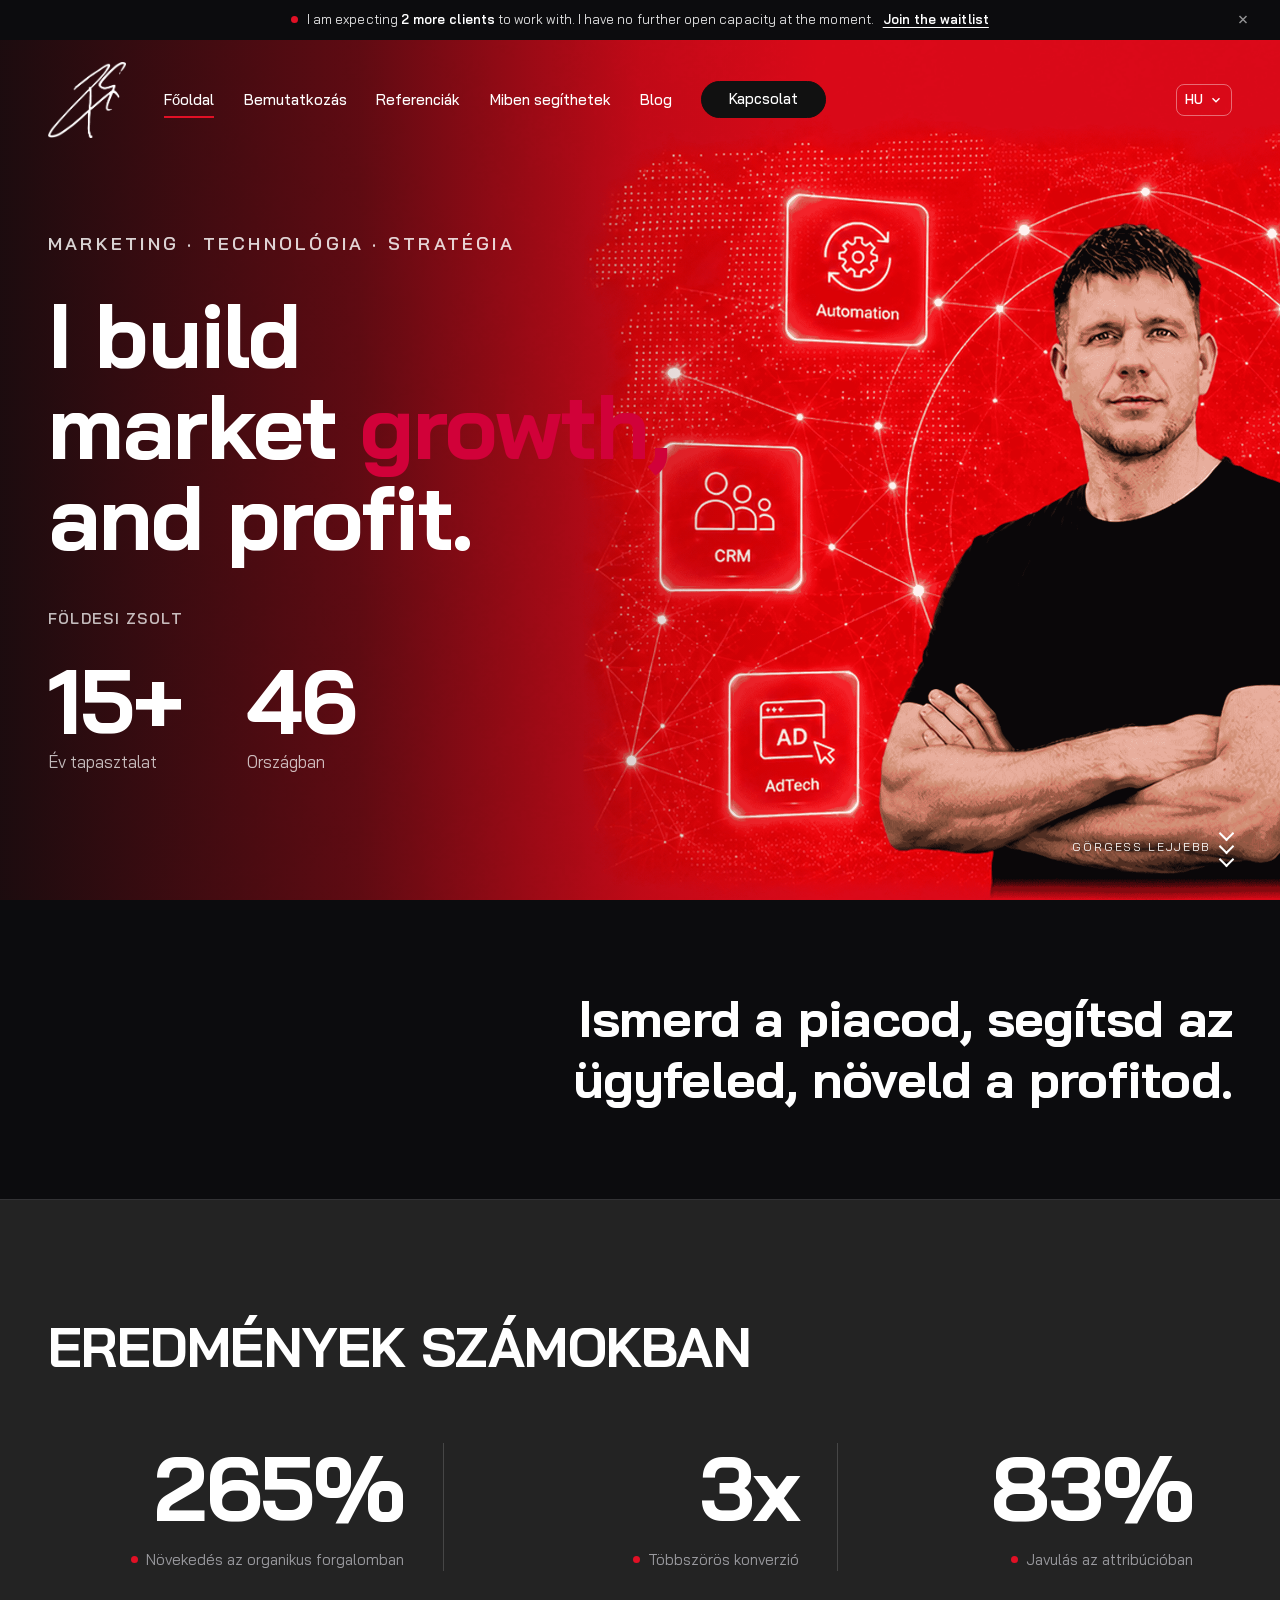
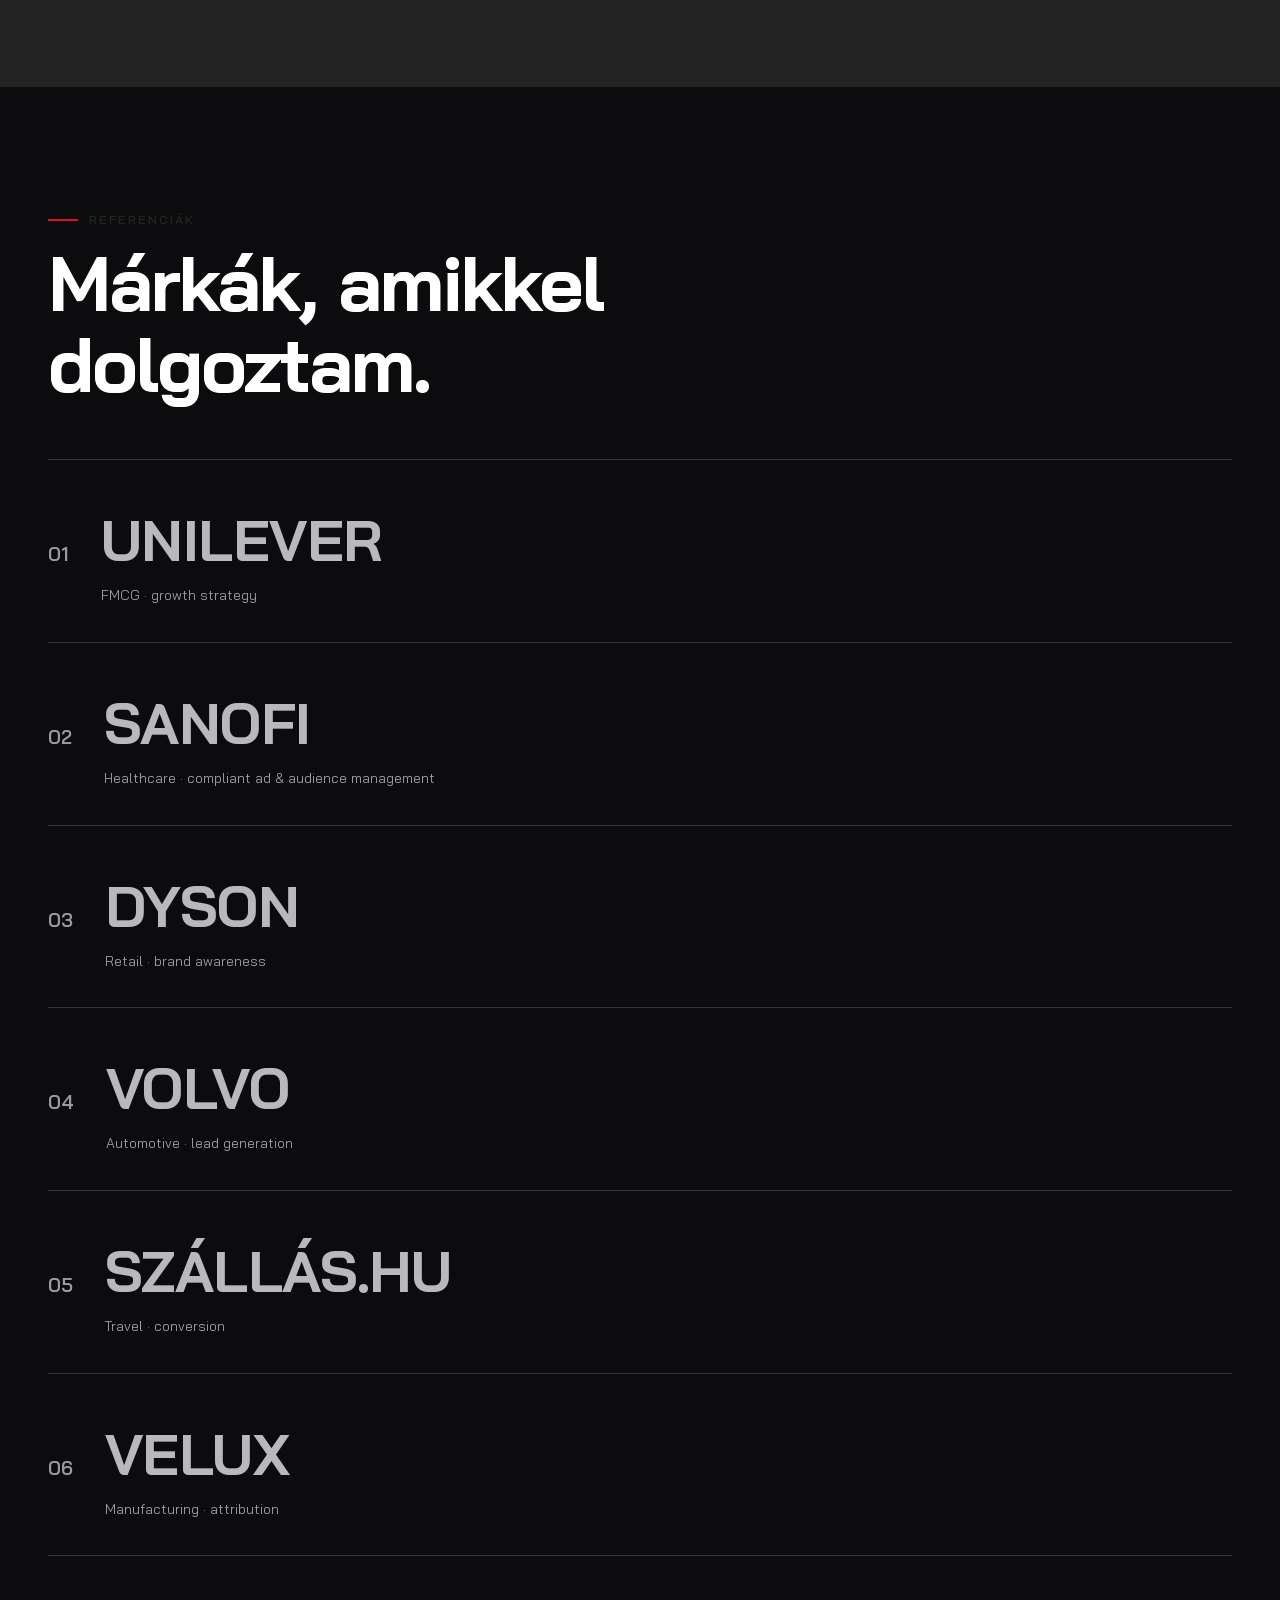
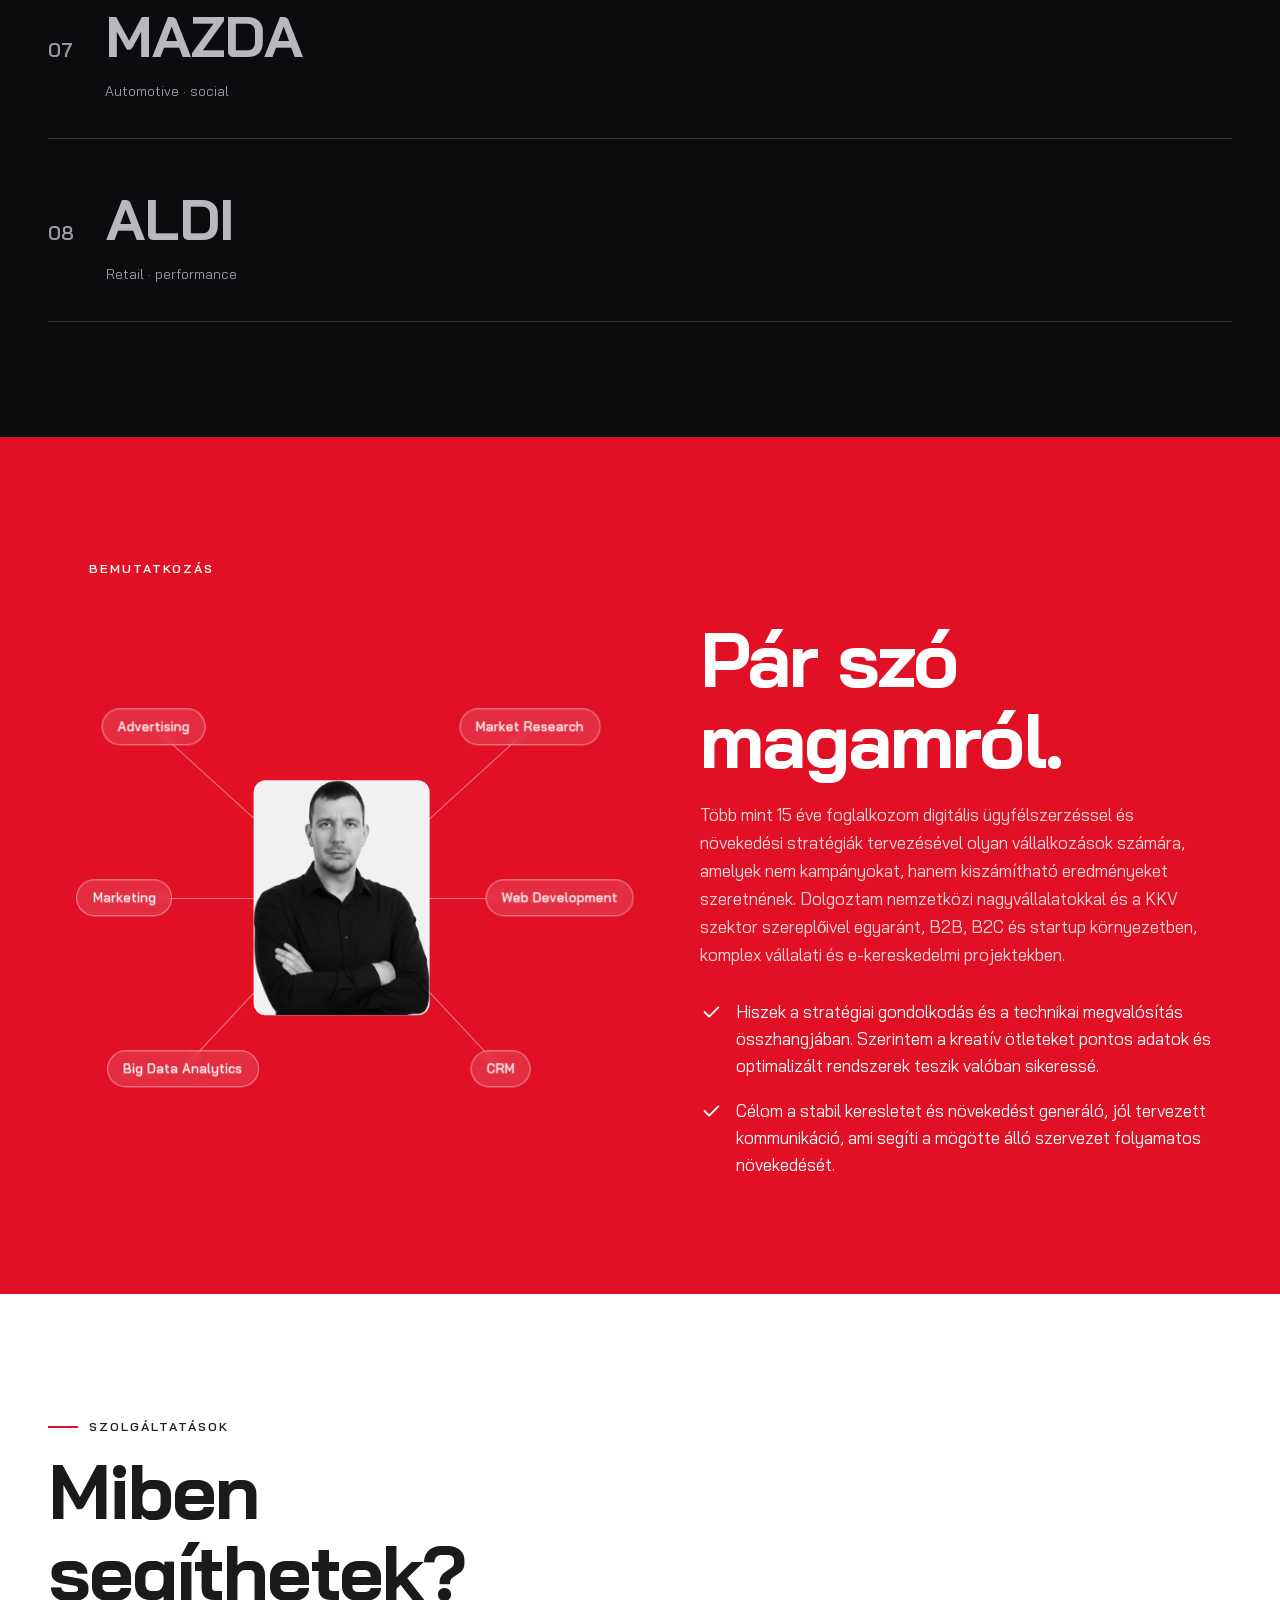
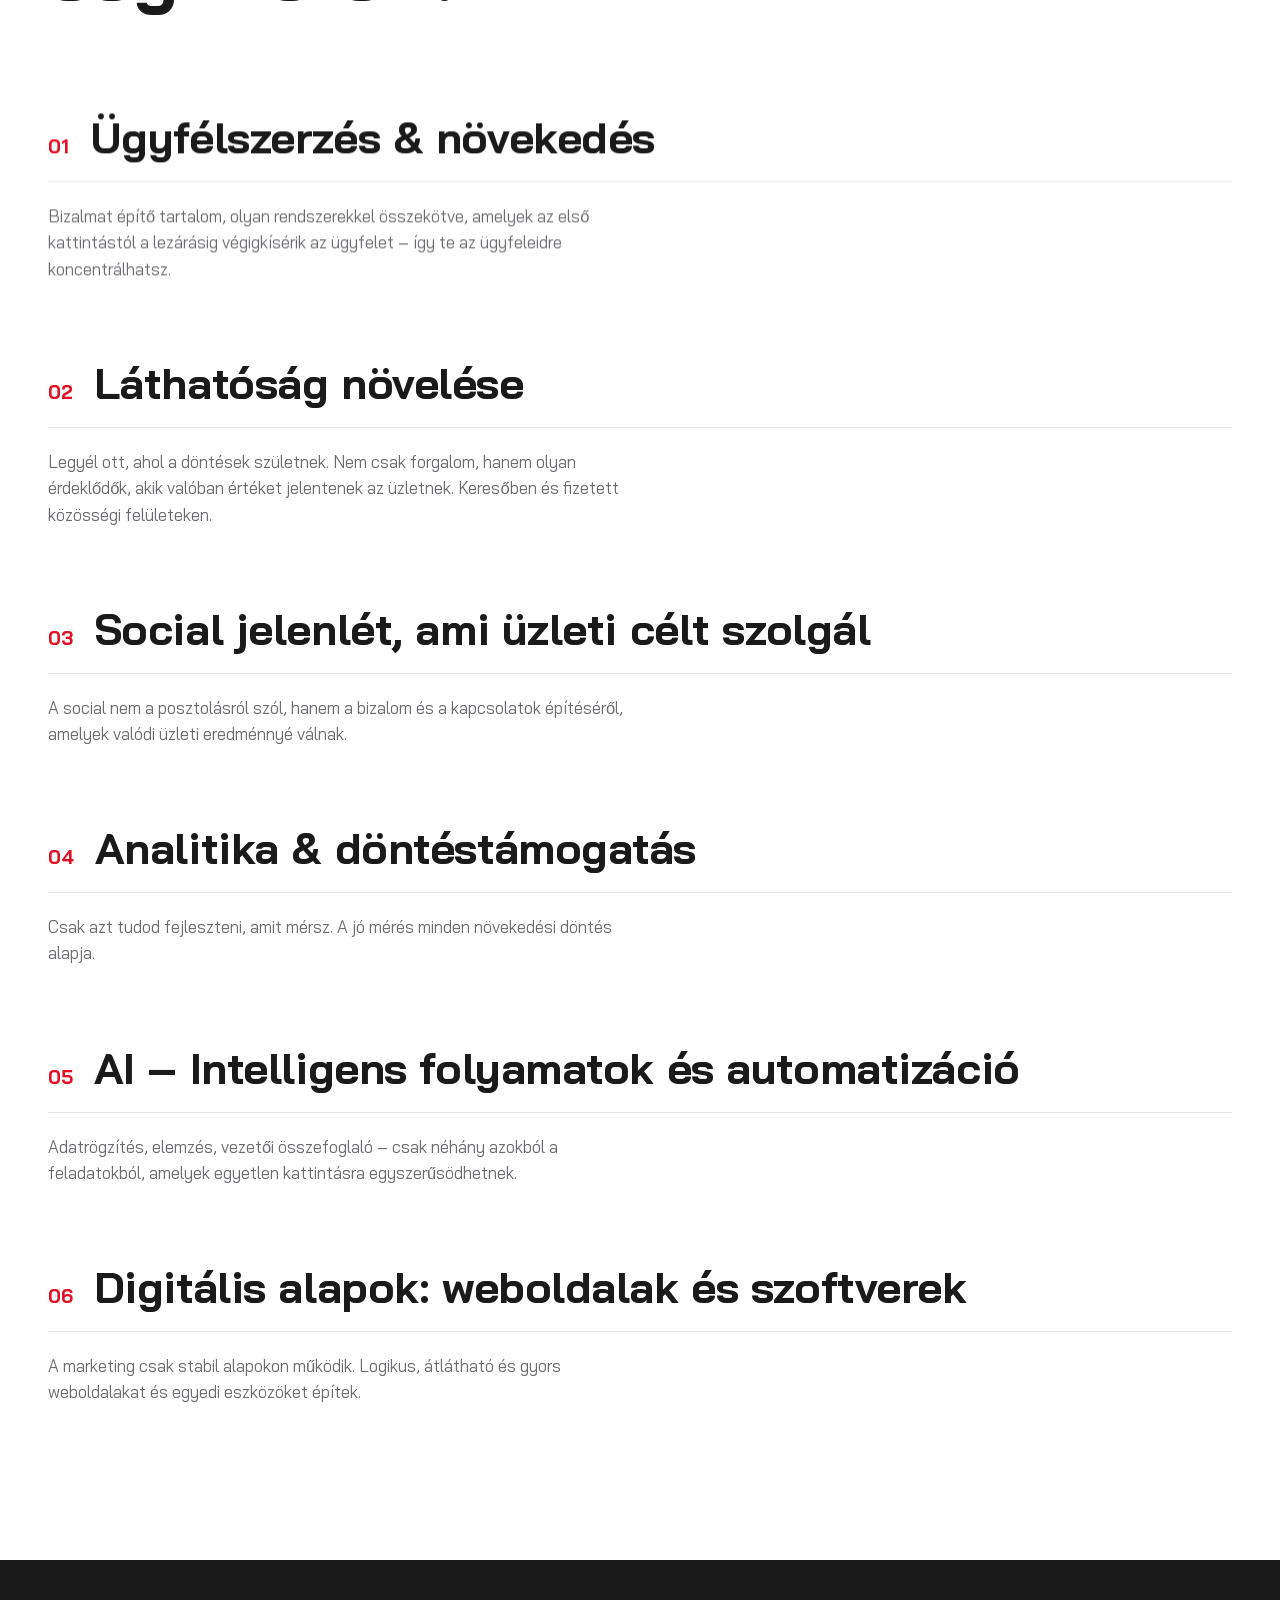
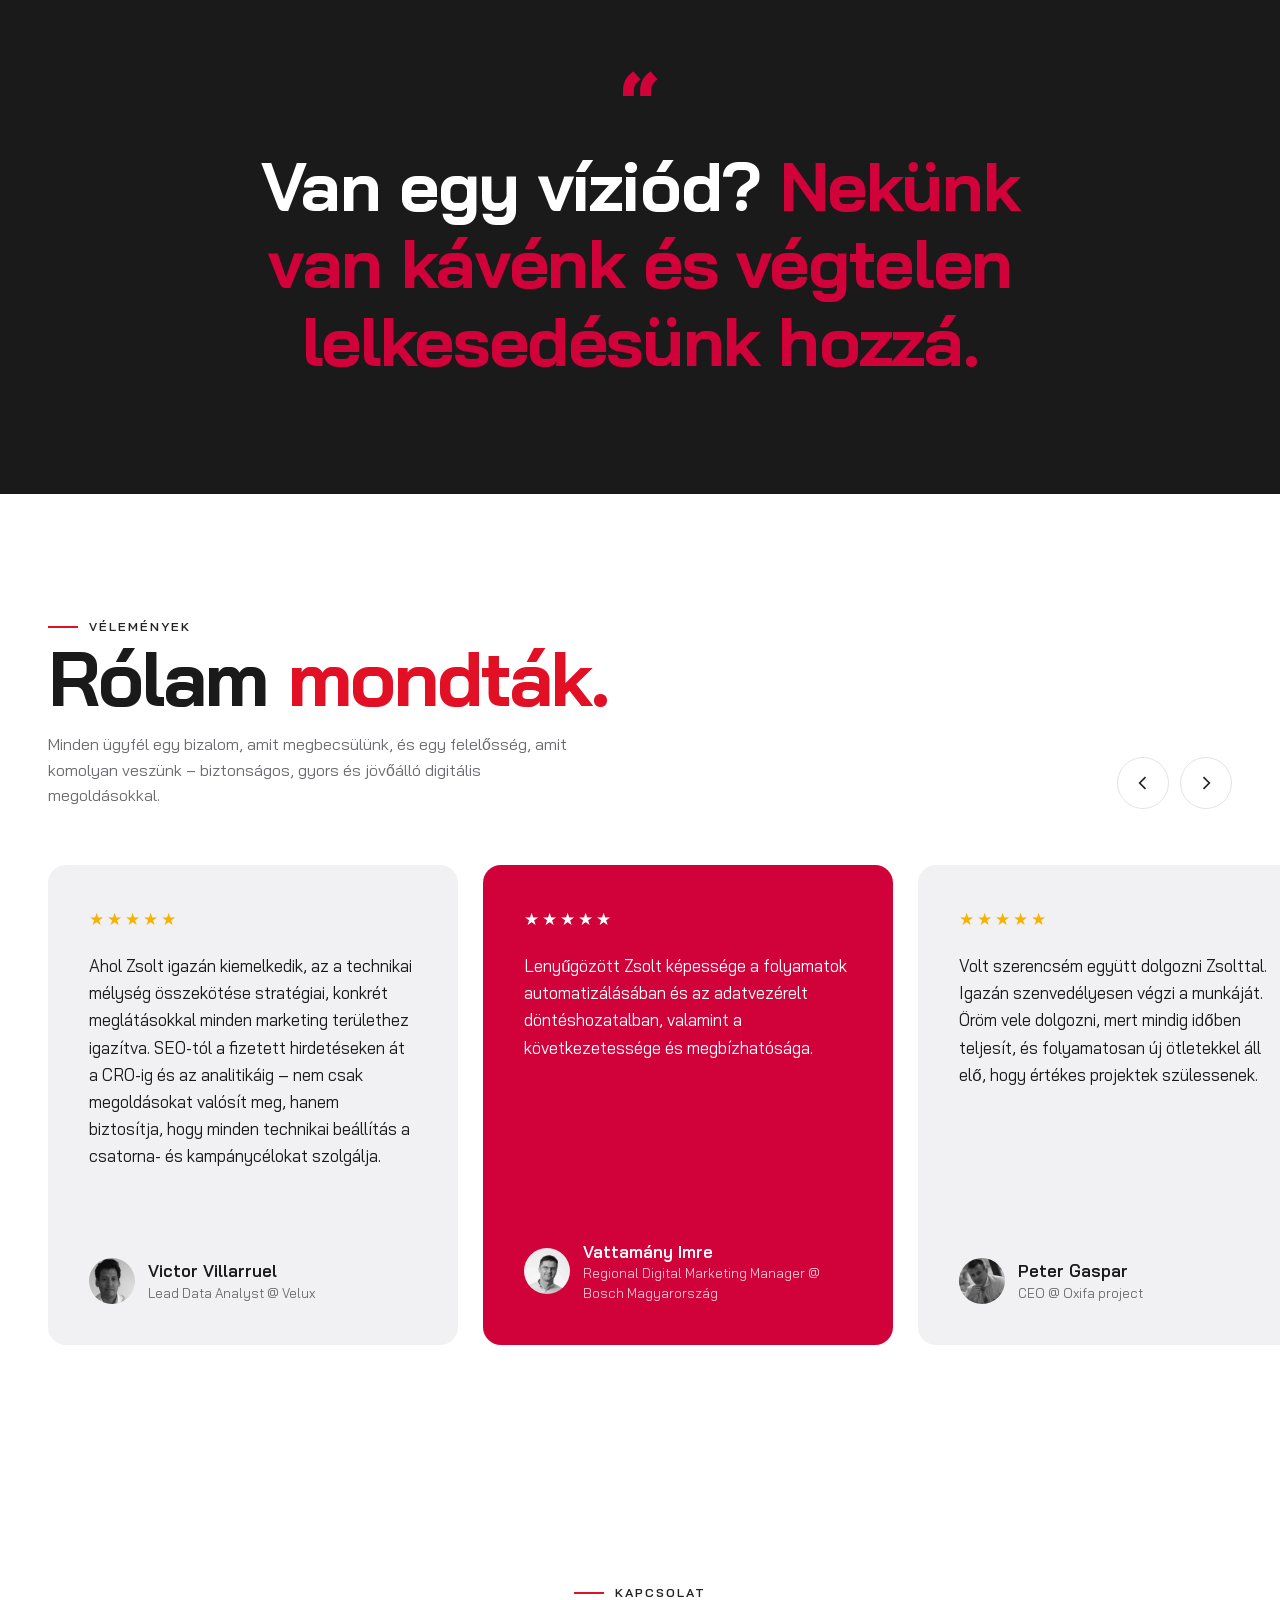
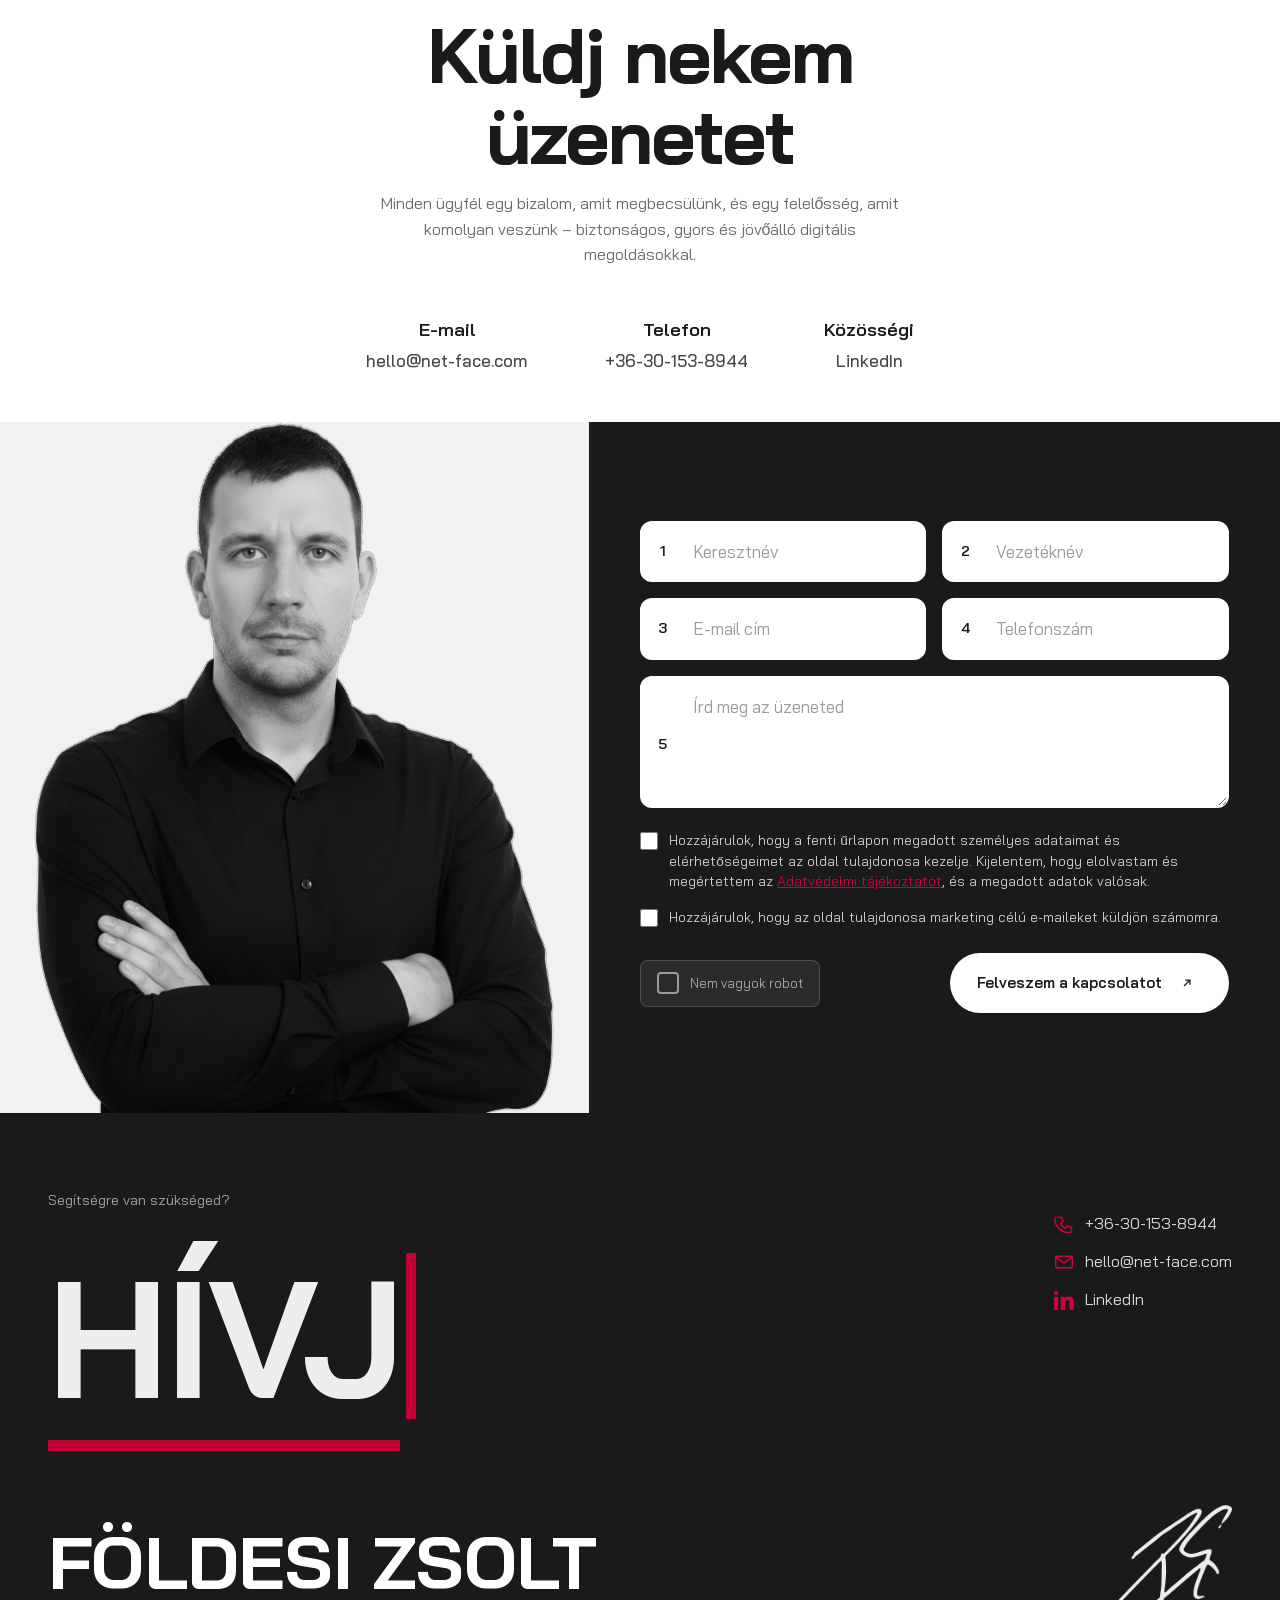
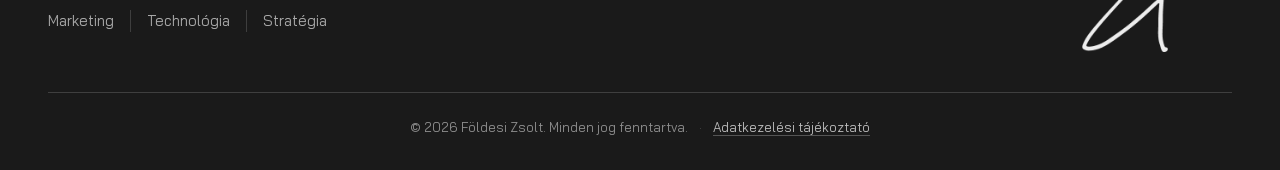
<file: index.html>
<!DOCTYPE html>
<html lang="hu">
<head>
  <meta charset="UTF-8" />
  <meta name="viewport" content="width=device-width, initial-scale=1.0" />
  <title>Földesi Zsolt — Marketing · Technológia · Stratégia</title>
  <meta name="description" content="Földesi Zsolt — több mint 15 év tapasztalat digitális ügyfélszerzésben és növekedési stratégiákban. Marketing, technológia és stratégia egy kézben." />
  <meta name="theme-color" content="#1a1a1a" />
  <link rel="icon" type="image/png" href="assets/images/favicon.png" />

  <meta property="og:title" content="Földesi Zsolt — Marketing · Technológia · Stratégia" />
  <meta property="og:description" content="Kiszámítható eredmények digitális ügyfélszerzésben és növekedési stratégiában." />
  <meta property="og:type" content="website" />

  <link rel="preload" href="assets/fonts/bai-jamjuree-latin-400-normal.woff2" as="font" type="font/woff2" crossorigin />
  <link rel="preload" href="assets/fonts/bai-jamjuree-latin-600-normal.woff2" as="font" type="font/woff2" crossorigin />
  <link rel="stylesheet" href="css/style.css" />
</head>
<body>
  <script>try{if(localStorage.getItem('fz-banner-dismissed')==='1')document.body.classList.add('banner-dismissed');}catch(e){}</script>

  <!-- ===== WAITLIST BANNER ===== -->
  <div class="waitlist-banner" id="waitlistBanner">
    <p class="waitlist-banner__text">
      <span class="waitlist-banner__dot"></span>
      <span class="banner-full">I am expecting <strong>2 more clients</strong> to work with. I have no further open capacity at the moment.</span>
      <span class="banner-short">Only <strong>2 spots left.</strong> No open capacity.</span>
      <a href="#contact" class="waitlist-banner__cta">Join the waitlist</a>
    </p>
    <button class="waitlist-banner__close" id="waitlistClose" aria-label="Close banner">
      <svg viewBox="0 0 24 24" width="14" height="14" fill="none" stroke="currentColor" stroke-width="2.5"><path d="M18 6L6 18M6 6l12 12"/></svg>
    </button>
  </div>

  <!-- ===== NAVBAR ===== -->
  <header class="navbar" id="navbar">
    <div class="container navbar__inner">
      <a href="index.html" class="logo" aria-label="Földesi Zsolt — home">
        <img src="assets/images/fzs-logo-white.png" alt="Földesi Zsolt logo" width="170" height="38" class="logo__img logo__img--light" />
        <img src="assets/images/fzs-logo.png" alt="" width="170" height="38" class="logo__img logo__img--dark" aria-hidden="true" />
      </a>

      <nav class="nav-links" id="navLinks" aria-label="Main navigation">
        <a href="index.html" class="is-current" data-translate="nav.home">Főoldal</a>
        <a href="#about" data-translate="nav.intro">Bemutatkozás</a>
        <a href="#brands" data-translate="nav.references">Referenciák</a>
        <a href="#services" data-translate="nav.services">Miben segíthetek</a>
        <a href="blog.html" data-translate="nav.blog">Blog</a>
        <a href="#contact" class="btn btn--outline" data-translate="nav.contact">Kapcsolat</a>
      </nav>

      <div class="nav-right">
        <div class="lang-select" id="langSwitch">
          <button type="button" class="lang-select__trigger" id="langTrigger" aria-haspopup="true" aria-expanded="false" aria-label="Nyelvválasztó">
            <img class="lang-flag" id="langFlag" src="assets/images/flag-hu.png" alt="" />
            <span class="lang-code" id="langCode">HU</span>
            <svg class="lang-caret" viewBox="0 0 24 24" width="14" height="14" fill="none" stroke="currentColor" stroke-width="2.4" aria-hidden="true"><path d="M6 9l6 6 6-6"/></svg>
          </button>
          <ul class="lang-select__menu" id="langMenu" role="menu">
            <li><button type="button" data-lang="hu" role="menuitem"><img class="lang-flag" src="assets/images/flag-hu.png" alt="" /><span>Magyar</span></button></li>
            <li><button type="button" data-lang="en" role="menuitem"><img class="lang-flag" src="assets/images/flag-en.png" alt="" /><span>English</span></button></li>
            <li><button type="button" data-lang="de" role="menuitem"><img class="lang-flag" src="assets/images/flag-de.png" alt="" /><span>Deutsch</span></button></li>
          </ul>
        </div>
        <button class="nav-toggle" id="navToggle" aria-label="Menu" aria-expanded="false">
          <span></span><span></span><span></span>
        </button>
      </div>
    </div>
  </header>

  <main>

    <!-- ===== HERO ===== -->
    <section class="hero" id="home">
      <div class="hero__photo">
        <img src="assets/images/hero-red-bg.png" alt="Földesi Zsolt" fetchpriority="high" />
      </div>

      <div class="container hero__inner">
        <span class="hero__eyebrow" data-translate="hero.eyebrow">Marketing &middot; Technology &middot; Strategy</span>

        <h1 class="hero__headline">
          <span class="hero__line">I build</span>
          <span class="hero__line">
            market
            <span class="hero__rotator" aria-hidden="true">
              <span class="hero__word is-active">share,</span>
              <span class="hero__word">growth,</span>
              <span class="hero__word">reach,</span>
              <span class="hero__word">revenue,</span>
            </span>
            <span class="visually-hidden">market share, growth, reach and revenue</span>
          </span>
          <span class="hero__line">and profit.</span>
        </h1>

        <div class="hero__meta">
          <span class="hero__name">Földesi Zsolt</span>
          <span class="hero__stats">
            <span><strong data-translate="hero.stat1num">15+</strong> <span data-translate="hero.stat1label">years</span></span>
            <span><strong data-translate="hero.stat2num">46</strong> <span data-translate="hero.stat2label">countries</span></span>
          </span>
        </div>
      </div>

      <a href="#counters" class="scroll-cue" aria-label="Scroll down">
        <span data-translate="hero.scroll">Scroll</span>
        <span class="scroll-cue__chevrons" aria-hidden="true">
          <span></span><span></span><span></span>
        </span>
      </a>

    </section>

    <!-- ===== MOTTO ===== -->
    <section class="motto">
      <div class="container">
        <p class="motto__text reveal" data-translate="motto.text">
          Know your market, help your client, <b>scale your profit.</b>
        </p>
      </div>
    </section>

    <!-- ===== COUNTERS ===== -->
    <section class="section counters" id="counters">
      <svg class="counters__lines" viewBox="0 0 1440 500" preserveAspectRatio="none" aria-hidden="true">
        <path d="M0 250C300 120 500 380 760 250S1140 120 1440 250" stroke="#ffffff" stroke-opacity="0.2" fill="none"/>
        <path d="M0 300C300 170 500 430 760 300S1140 170 1440 300" stroke="#ffffff" stroke-opacity="0.18" fill="none"/>
        <path d="M0 200C300 70 500 330 760 200S1140 70 1440 200" stroke="#ffffff" stroke-opacity="0.12" fill="none"/>
      </svg>
      <div class="container">
        <h2 class="counters__head reveal" data-translate="counters.heading">Eredmények számokban</h2>
        <div class="counters__grid">
          <article class="counter-card reveal">
            <div class="num">
              <span class="count" data-target="265" data-translate="counters.c1num">265</span><span class="suffix" data-translate="counters.c1suffix">%</span>
            </div>
            <p class="label" data-translate="counters.c1label">Növekedés az organikus forgalomban</p>
          </article>
          <article class="counter-card reveal">
            <div class="num">
              <span class="count" data-target="3" data-translate="counters.c2num">3</span><span class="suffix" data-translate="counters.c2suffix">x</span>
            </div>
            <p class="label" data-translate="counters.c2label">Többszörös konverzió</p>
          </article>
          <article class="counter-card reveal">
            <div class="num">
              <span class="count" data-target="83" data-translate="counters.c3num">83</span><span class="suffix" data-translate="counters.c3suffix">%</span>
            </div>
            <p class="label" data-translate="counters.c3label">Javulás az attribúcióban</p>
          </article>
        </div>
      </div>
    </section>

    <!-- ===== BRANDS ===== -->
    <section class="section brands" id="brands">
      <div class="container">
        <div class="brands__head">
          <span class="eyebrow reveal" data-translate="brands.eyebrow">References</span>
          <h2 class="h-section reveal" data-translate="brands.heading">Trusted by global names.</h2>
        </div>

        <ol class="brand-index">
          <li class="brand-row reveal">
            <span class="brand-row__num">01</span>
            <span class="brand-row__name">Unilever</span>
            <span class="brand-row__role">FMCG &middot; growth strategy</span>
            <span class="brand-row__thumb" aria-hidden="true">
              <img width="43" height="46" src="assets/images/unilever.png" alt="" loading="lazy" />
            </span>
          </li>
          <li class="brand-row reveal">
            <span class="brand-row__num">02</span>
            <span class="brand-row__name">Sanofi</span>
            <span class="brand-row__role">Healthcare &middot; compliant ad &amp; audience management</span>
            <span class="brand-row__thumb" aria-hidden="true">
              <img width="98" height="27" src="assets/images/sanofi.png" alt="" loading="lazy" />
            </span>
          </li>
          <li class="brand-row reveal">
            <span class="brand-row__num">03</span>
            <span class="brand-row__name">Dyson</span>
            <span class="brand-row__role">Retail &middot; brand awareness</span>
            <span class="brand-row__thumb" aria-hidden="true">
              <img width="82" height="32" src="assets/images/dyson.png" alt="" loading="lazy" />
            </span>
          </li>
          <li class="brand-row reveal">
            <span class="brand-row__num">04</span>
            <span class="brand-row__name">Volvo</span>
            <span class="brand-row__role">Automotive &middot; lead generation</span>
            <span class="brand-row__thumb" aria-hidden="true">
              <img width="53" height="46" src="assets/images/volvo.png" alt="" loading="lazy" />
            </span>
          </li>
          <li class="brand-row reveal">
            <span class="brand-row__num">05</span>
            <span class="brand-row__name">Szállás.hu</span>
            <span class="brand-row__role">Travel &middot; conversion</span>
            <span class="brand-row__thumb" aria-hidden="true">
              <img width="109" height="24" src="assets/images/szallas.png" alt="" loading="lazy" />
            </span>
          </li>
          <li class="brand-row reveal">
            <span class="brand-row__num">06</span>
            <span class="brand-row__name">Velux</span>
            <span class="brand-row__role">Manufacturing &middot; attribution</span>
            <span class="brand-row__thumb" aria-hidden="true">
              <img width="88" height="30" src="assets/images/velux.png" alt="" loading="lazy" />
            </span>
          </li>
          <li class="brand-row reveal">
            <span class="brand-row__num">07</span>
            <span class="brand-row__name">Mazda</span>
            <span class="brand-row__role">Automotive &middot; social</span>
            <span class="brand-row__thumb" aria-hidden="true">
              <img width="45" height="46" src="assets/images/mazda.png" alt="" loading="lazy" />
            </span>
          </li>
          <li class="brand-row reveal">
            <span class="brand-row__num">08</span>
            <span class="brand-row__name">Aldi</span>
            <span class="brand-row__role">Retail &middot; performance</span>
            <span class="brand-row__thumb" aria-hidden="true">
              <img width="36" height="46" src="assets/images/aldi.png" alt="" loading="lazy" />
            </span>
          </li>
        </ol>
      </div>
    </section>

    <!-- ===== ABOUT ===== -->
    <section class="section about" id="about">
      <div class="container">
        <span class="eyebrow reveal" data-translate="about.eyebrow">Introduction</span>
        <div class="about__grid">
          <div class="about__map" aria-hidden="true">
            <svg class="about__lines" viewBox="0 0 520 420" preserveAspectRatio="none">
              <line x1="260" y1="210" x2="95"  y2="60"  />
              <line x1="260" y1="210" x2="425" y2="60"  />
              <line x1="260" y1="210" x2="70"  y2="210" />
              <line x1="260" y1="210" x2="450" y2="210" />
              <line x1="260" y1="210" x2="120" y2="360" />
              <line x1="260" y1="210" x2="400" y2="360" />
            </svg>
            <div class="about__photo">
              <img src="assets/images/about-portrait.png" width="774" height="1032"
                   alt="Földesi Zsolt portrait" loading="lazy" />
            </div>
            <span class="node node--tl">Advertising</span>
            <span class="node node--tr">Market Research</span>
            <span class="node node--ml">Marketing</span>
            <span class="node node--mr">Web Development</span>
            <span class="node node--bl">Big Data Analytics</span>
            <span class="node node--br">CRM</span>
          </div>

          <div class="about__text">
            <h2 class="about__heading reveal" data-translate="about.heading">
              I connect dots others <em>don&rsquo;t</em> see.
            </h2>
            <p class="reveal" data-translate="about.p1">
              15+ years turning marketing into measurable growth, for global brands and
              small businesses alike.
            </p>
            <ul class="about__list">
              <li class="reveal">
                <svg viewBox="0 0 24 24" width="22" height="22" fill="none" stroke="currentColor" stroke-width="2" stroke-linecap="round" stroke-linejoin="round" aria-hidden="true"><path d="M5 12l5 5L20 7"/></svg>
                <span data-translate="about.li1">Strategy and technical execution, working as one system.</span>
              </li>
              <li class="reveal">
                <svg viewBox="0 0 24 24" width="22" height="22" fill="none" stroke="currentColor" stroke-width="2" stroke-linecap="round" stroke-linejoin="round" aria-hidden="true"><path d="M5 12l5 5L20 7"/></svg>
                <span data-translate="about.li2">Communication built to generate steady demand and growth.</span>
              </li>
            </ul>
          </div>
        </div>
      </div>
    </section>

    <!-- ===== SERVICES ===== -->
    <section class="section services" id="services">
      <div class="container">
        <div class="services__head">
          <span class="eyebrow reveal" data-translate="services.eyebrow">Services</span>
          <h2 class="h-section reveal" data-translate="services.heading">Six things. Done properly.</h2>
        </div>

        <ol class="service-list">
          <li class="service-row reveal">
            <div class="service-row__lead">
              <span class="service-row__num">01</span>
              <h3 class="service-row__title" data-translate="services.s1">Client acquisition &amp; growth</h3>
            </div>
            <p class="service-row__desc" data-translate="services.d1">
              Content that builds trust, joined up by frameworks that carry the customer
              from the first click to the close, so you can focus on serving clients.
            </p>
          </li>
          <li class="service-row reveal">
            <div class="service-row__lead">
              <span class="service-row__num">02</span>
              <h3 class="service-row__title" data-translate="services.s2">Visibility &amp; reach</h3>
            </div>
            <p class="service-row__desc" data-translate="services.d2">
              Be found where decisions are made. Not just traffic, but the kind of
              prospects that are worth something to the business. Search and paid social.
            </p>
          </li>
          <li class="service-row reveal">
            <div class="service-row__lead">
              <span class="service-row__num">03</span>
              <h3 class="service-row__title" data-translate="services.s3">Social presence with a business purpose</h3>
            </div>
            <p class="service-row__desc" data-translate="services.d3">
              Social isn&rsquo;t about posting. It&rsquo;s about building trust and
              relationships that turn into real business outcomes.
            </p>
          </li>
          <li class="service-row reveal">
            <div class="service-row__lead">
              <span class="service-row__num">04</span>
              <h3 class="service-row__title" data-translate="services.s4">Analytics &amp; decision support</h3>
            </div>
            <p class="service-row__desc" data-translate="services.d4">
              You can only improve what you measure. Good measurement is the foundation
              every growth decision sits on.
            </p>
          </li>
          <li class="service-row reveal">
            <div class="service-row__lead">
              <span class="service-row__num">05</span>
              <h3 class="service-row__title" data-translate="services.s5">AI &mdash; intelligent processes &amp; automation</h3>
            </div>
            <p class="service-row__desc" data-translate="services.d5">
              Data entry, analysis, an executive summary. Just a few of the things that
              can come down to a single click.
            </p>
          </li>
          <li class="service-row reveal">
            <div class="service-row__lead">
              <span class="service-row__num">06</span>
              <h3 class="service-row__title" data-translate="services.s6">Digital foundations: websites &amp; software</h3>
            </div>
            <p class="service-row__desc" data-translate="services.d6">
              Marketing only works on solid ground. I build websites and custom tools
              that are logical, clear and fast.
            </p>
          </li>
        </ol>
      </div>
    </section>

    <!-- ===== QUOTE (full-width dark statement) ===== -->
    <section class="section quote">
      <div class="container">
        <div class="quote__mark" aria-hidden="true">&ldquo;</div>
        <p class="quote__text reveal">
          <b data-translate="quote.pre">Van egy víziód?</b>
          <span class="quote__alt" data-translate="quote.text">Nekünk van kávénk és végtelen lelkesedésünk hozzá.</span>
        </p>
      </div>
    </section>

    <!-- ===== TESTIMONIALS (4 cards) ===== -->
    <section class="section testimonials" id="testimonials">
      <div class="container">
        <div class="testimonials__head">
          <div>
            <span class="eyebrow reveal" data-translate="testimonials.eyebrow">Vélemények</span>
            <h2 class="h-section reveal">
              <span data-translate="testimonials.heading1">Rólam</span>
              <span class="accent" data-translate="testimonials.heading2">mondták.</span>
            </h2>
            <p class="lead reveal" data-translate="testimonials.lead">
              Minden ügyfél egy bizalom, amit megbecsülünk, és egy felelősség, amit komolyan veszünk – biztonságos, gyors és jövőálló digitális megoldásokkal.
            </p>
          </div>
          <div class="slider-nav" aria-label="Testimonials navigation">
            <button type="button" id="reviewPrev" aria-label="Previous">
              <svg viewBox="0 0 24 24" width="20" height="20" fill="none" stroke="currentColor" stroke-width="2"><path d="M15 5l-7 7 7 7"/></svg>
            </button>
            <button type="button" id="reviewNext" aria-label="Next">
              <svg viewBox="0 0 24 24" width="20" height="20" fill="none" stroke="currentColor" stroke-width="2"><path d="M9 5l7 7-7 7"/></svg>
            </button>
          </div>
        </div>

        <div class="testimonials__viewport">
          <div class="testimonials__track" id="reviewTrack">

            <!-- Testimonial 1 — Victor Villarruel -->
            <article class="review-card">
              <div class="review-card__stars" aria-label="5 / 5">
                <span>★</span><span>★</span><span>★</span><span>★</span><span>★</span>
              </div>
              <p class="review-card__text" data-translate="testimonials.r1text">…</p>
              <div class="review-card__person">
                <img class="review-card__avatar" src="assets/images/victor.png" alt="Victor Villarruel" loading="lazy" />
                <div>
                  <div class="review-card__name" data-translate="testimonials.r1name">Victor Villarruel</div>
                  <div class="review-card__role" data-translate="testimonials.r1role">Lead Data Analyst @ Velux</div>
                </div>
              </div>
            </article>

            <!-- Testimonial 2 — Imre Vattamány -->
            <article class="review-card">
              <div class="review-card__stars" aria-label="5 / 5">
                <span>★</span><span>★</span><span>★</span><span>★</span><span>★</span>
              </div>
              <p class="review-card__text" data-translate="testimonials.r2text">…</p>
              <div class="review-card__person">
                <img class="review-card__avatar" src="assets/images/imre.png" alt="Imre Vattamány" loading="lazy" />
                <div>
                  <div class="review-card__name" data-translate="testimonials.r2name">Imre Vattamány</div>
                  <div class="review-card__role" data-translate="testimonials.r2role">Regional Digital Marketing Manager @ Bosch Magyarország</div>
                </div>
              </div>
            </article>

            <!-- Testimonial 3 — Peter Gaspar -->
            <article class="review-card">
              <div class="review-card__stars" aria-label="5 / 5">
                <span>★</span><span>★</span><span>★</span><span>★</span><span>★</span>
              </div>
              <p class="review-card__text" data-translate="testimonials.r3text">…</p>
              <div class="review-card__person">
                <img class="review-card__avatar" src="assets/images/gaspar.png" alt="Peter Gaspar" loading="lazy" />
                <div>
                  <div class="review-card__name" data-translate="testimonials.r3name">Peter Gaspar</div>
                  <div class="review-card__role" data-translate="testimonials.r3role">CEO @ Oxifa project</div>
                </div>
              </div>
            </article>

            <!-- Testimonial 4 — András Komjáthy -->
            <article class="review-card">
              <div class="review-card__stars" aria-label="5 / 5">
                <span>★</span><span>★</span><span>★</span><span>★</span><span>★</span>
              </div>
              <p class="review-card__text" data-translate="testimonials.r4text">…</p>
              <div class="review-card__person">
                <img class="review-card__avatar" src="assets/images/andras.png" alt="András Komjáthy" loading="lazy" />
                <div>
                  <div class="review-card__name" data-translate="testimonials.r4name">András Komjáthy</div>
                  <div class="review-card__role" data-translate="testimonials.r4role">Senior Commercial Analyst @ VELUX</div>
                </div>
              </div>
            </article>

          </div>
        </div>
      </div>
    </section>

    <!-- ===== CONTACT ===== -->
    <section class="section contact" id="contact">
      <div class="container">
        <div class="contact__head">
          <span class="eyebrow reveal" data-translate="contact.eyebrow">Kapcsolat</span>
          <h2 class="h-section reveal" data-translate="contact.heading">Küldj nekem üzenetet</h2>
          <p class="lead reveal" data-translate="contact.lead">
            Minden ügyfél egy bizalom, amit megbecsülünk, és egy felelősség, amit komolyan veszünk – biztonságos, gyors és jövőálló digitális megoldásokkal.
          </p>
        </div>

        <div class="contact__info">
          <div class="contact__info-item reveal">
            <div class="k" data-translate="contact.kEmail">E-mail</div>
            <a href="mailto:hello@net-face.com">hello@net-face.com</a>
          </div>
          <div class="contact__info-item reveal">
            <div class="k" data-translate="contact.kPhone">Telefon</div>
            <a href="tel:+36301538944">+36-30-153-8944</a>
          </div>
          <div class="contact__info-item reveal">
            <div class="k" data-translate="contact.kSocial">Közösségi</div>
            <a href="https://www.linkedin.com/in/foldesi-zsolt" target="_blank" rel="noopener">LinkedIn</a>
          </div>
        </div>

        <div class="contact__grid">
          <div class="contact__photo">
            <img src="assets/images/standing-cutout.png" alt="Földesi Zsolt" loading="lazy" />
          </div>

          <!-- The client connects the form fields with their own plugin.
               The name attributes and CSS classes are ready for that. -->
          <form class="contact-form" id="contactForm" novalidate>
            <div class="contact-form__row">
              <div class="field">
                <span class="field__num">1</span>
                <input type="text" name="first_name" data-translate-placeholder="contact.fFirst" placeholder="Keresztnév" aria-label="Keresztnév" />
              </div>
              <div class="field">
                <span class="field__num">2</span>
                <input type="text" name="last_name" data-translate-placeholder="contact.fLast" placeholder="Vezetéknév" aria-label="Vezetéknév" />
              </div>
            </div>
            <div class="contact-form__row">
              <div class="field">
                <span class="field__num">3</span>
                <input type="email" name="email" data-translate-placeholder="contact.fEmail" placeholder="E-mail cím" aria-label="E-mail cím" />
              </div>
              <div class="field">
                <span class="field__num">4</span>
                <input type="tel" name="phone" data-translate-placeholder="contact.fPhone" placeholder="Telefonszám" aria-label="Telefonszám" />
              </div>
            </div>
            <div class="field">
              <span class="field__num">5</span>
              <textarea name="message" data-translate-placeholder="contact.fMessage" placeholder="Írd meg az üzeneted" aria-label="Üzenet"></textarea>
            </div>

            <label class="contact-form__check">
              <input type="checkbox" name="privacy" required />
              <span>
                <span data-translate="contact.check1pre">Hozzájárulok, hogy a megadott adataimat az oldal tulajdonosa kezelje. Elolvastam az</span>
                <a href="privacy-policy.html" data-translate="contact.check1link">Adatvédelmi tájékoztatót</a><span data-translate="contact.check1post">, és a megadott adatok valósak.</span>
              </span>
            </label>
            <label class="contact-form__check">
              <input type="checkbox" name="marketing" />
              <span data-translate="contact.check2">Hozzájárulok, hogy marketing célú e-maileket kapjak.</span>
            </label>

            <div class="contact-form__footer">
              <!-- reCAPTCHA placeholder — the client adds their own plugin here -->
              <div class="recaptcha-box" aria-hidden="true">
                <span class="box"></span>
                <span data-translate="contact.recaptcha">Nem vagyok robot</span>
              </div>
              <button type="submit" class="btn btn--light">
                <span data-translate="contact.btn">Felveszem a kapcsolatot</span>
                <span class="btn__icon" aria-hidden="true">
                  <svg viewBox="0 0 24 24" width="14" height="14" fill="none" stroke="currentColor" stroke-width="2.4"><path d="M7 17L17 7M9 7h8v8"/></svg>
                </span>
              </button>
            </div>
          </form>
        </div>
      </div>
    </section>

  </main>

  <!-- ===== FOOTER ===== -->
  <footer class="footer">
    <div class="container">
      <div class="footer__top">
        <div>
          <p class="footer__label" data-translate="footer.label">Segítségre van szükséged?</p>
          <h2 class="footer__headline">
            <span class="footer__type" id="typewriter"
                  data-word1="HÍVJ" data-word2="ÍRJ!">HÍVJ</span>
          </h2>
        </div>
        <div class="footer__contact">
          <a href="tel:+36301538944">
            <svg viewBox="0 0 24 24" width="20" height="20" fill="none" stroke="currentColor" stroke-width="1.8" aria-hidden="true"><path d="M5 4h4l2 5-3 2c1 3 3 5 6 6l2-3 5 2v4c0 1-1 2-2 2C10 24 1 15 1 6c0-1 1-2 2-2"/></svg>
            +36-30-153-8944
          </a>
          <a href="mailto:hello@net-face.com">
            <svg viewBox="0 0 24 24" width="20" height="20" fill="none" stroke="currentColor" stroke-width="1.8" aria-hidden="true"><rect x="2" y="5" width="20" height="14" rx="2"/><path d="M3 7l9 6 9-6"/></svg>
            hello@net-face.com
          </a>
          <a href="https://www.linkedin.com/in/foldesi-zsolt" target="_blank" rel="noopener">
            <svg viewBox="0 0 24 24" width="20" height="20" fill="currentColor" aria-hidden="true"><path d="M4.98 3.5A2.5 2.5 0 1 1 0 3.5a2.5 2.5 0 0 1 4.98 0zM0 8h5v16H0zM8 8h4.8v2.2h.07c.67-1.2 2.3-2.5 4.73-2.5 5 0 6 3.3 6 7.6V24h-5v-7.6c0-1.8 0-4.1-2.5-4.1s-2.9 2-2.9 4V24H8z"/></svg>
            LinkedIn
          </a>
        </div>
      </div>

      <div class="footer__bottom">
        <div class="footer__brand">
          <p class="footer__name">FÖLDESI ZSOLT</p>
          <div class="tags">
            <span data-translate="footer.tag1">Marketing</span><i></i>
            <span data-translate="footer.tag2">Technológia</span><i></i>
            <span data-translate="footer.tag3">Stratégia</span>
          </div>
        </div>
        <img class="footer__sign" src="assets/images/fzs-logo-white.png" alt="Földesi Zsolt aláírása" width="350" height="343" />
      </div>

      <p class="footer__copy">
        © <span id="year">2026</span> Földesi Zsolt. <span data-translate="footer.copy">Minden jog fenntartva.</span>
        <span class="sep">·</span>
        <a href="privacy-policy.html" data-translate="footer.privacy">Adatkezelési tájékoztató</a>
      </p>
    </div>
  </footer>

  <!-- GSAP animation library (CDN) -->
  <script>
    (function() {
      var banner = document.getElementById('waitlistBanner');
      var closeBtn = document.getElementById('waitlistClose');
      if (closeBtn && banner) {
        closeBtn.addEventListener('click', function() {
          document.body.classList.add('banner-dismissed');
          try { localStorage.setItem('fz-banner-dismissed', '1'); } catch(e) {}
        });
      }
    })();
  </script>
  <script src="js/vendor/gsap.min.js"></script>
  <script src="js/vendor/ScrollTrigger.min.js"></script>
  <!-- Site scripts -->
  <script src="js/translations.js"></script>
  <script src="js/animations.js"></script>
  <script src="js/main.js"></script>
  <script src="js/brands.js"></script>
</body>
</html>
</file>
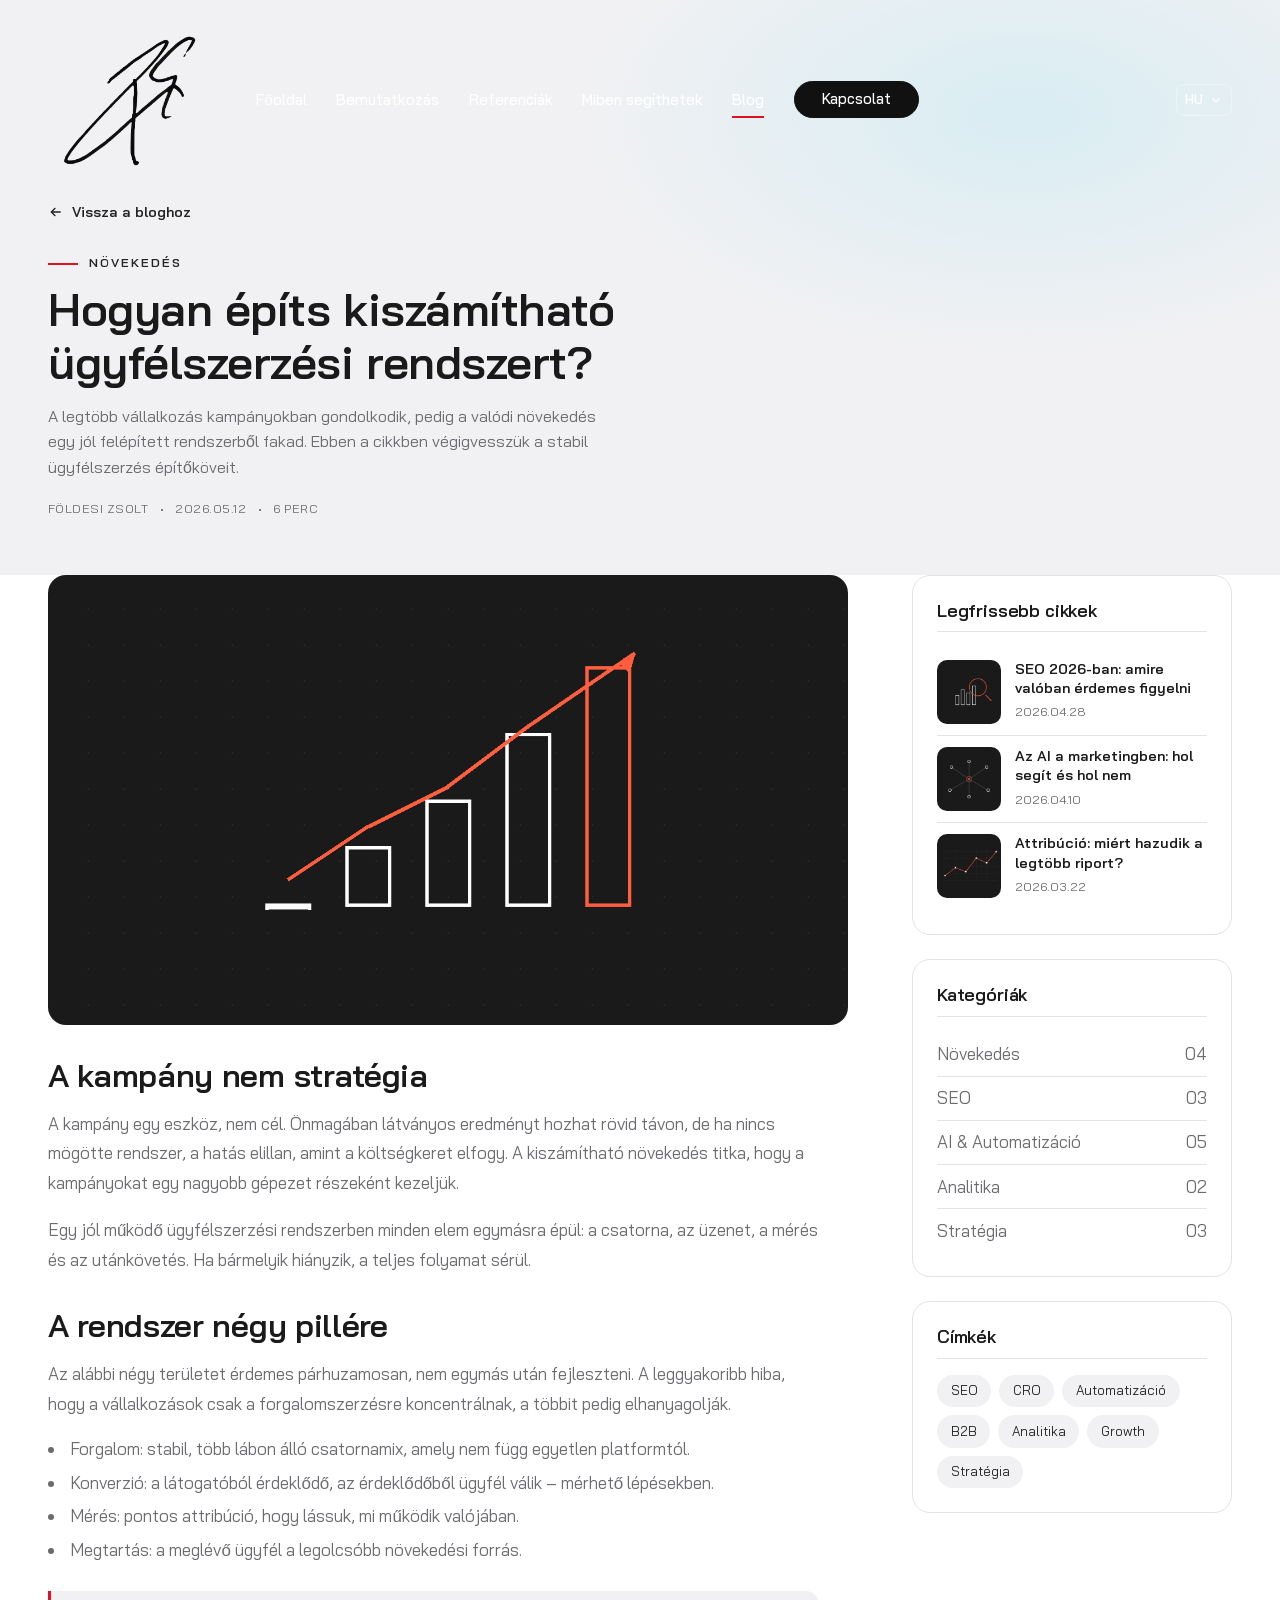
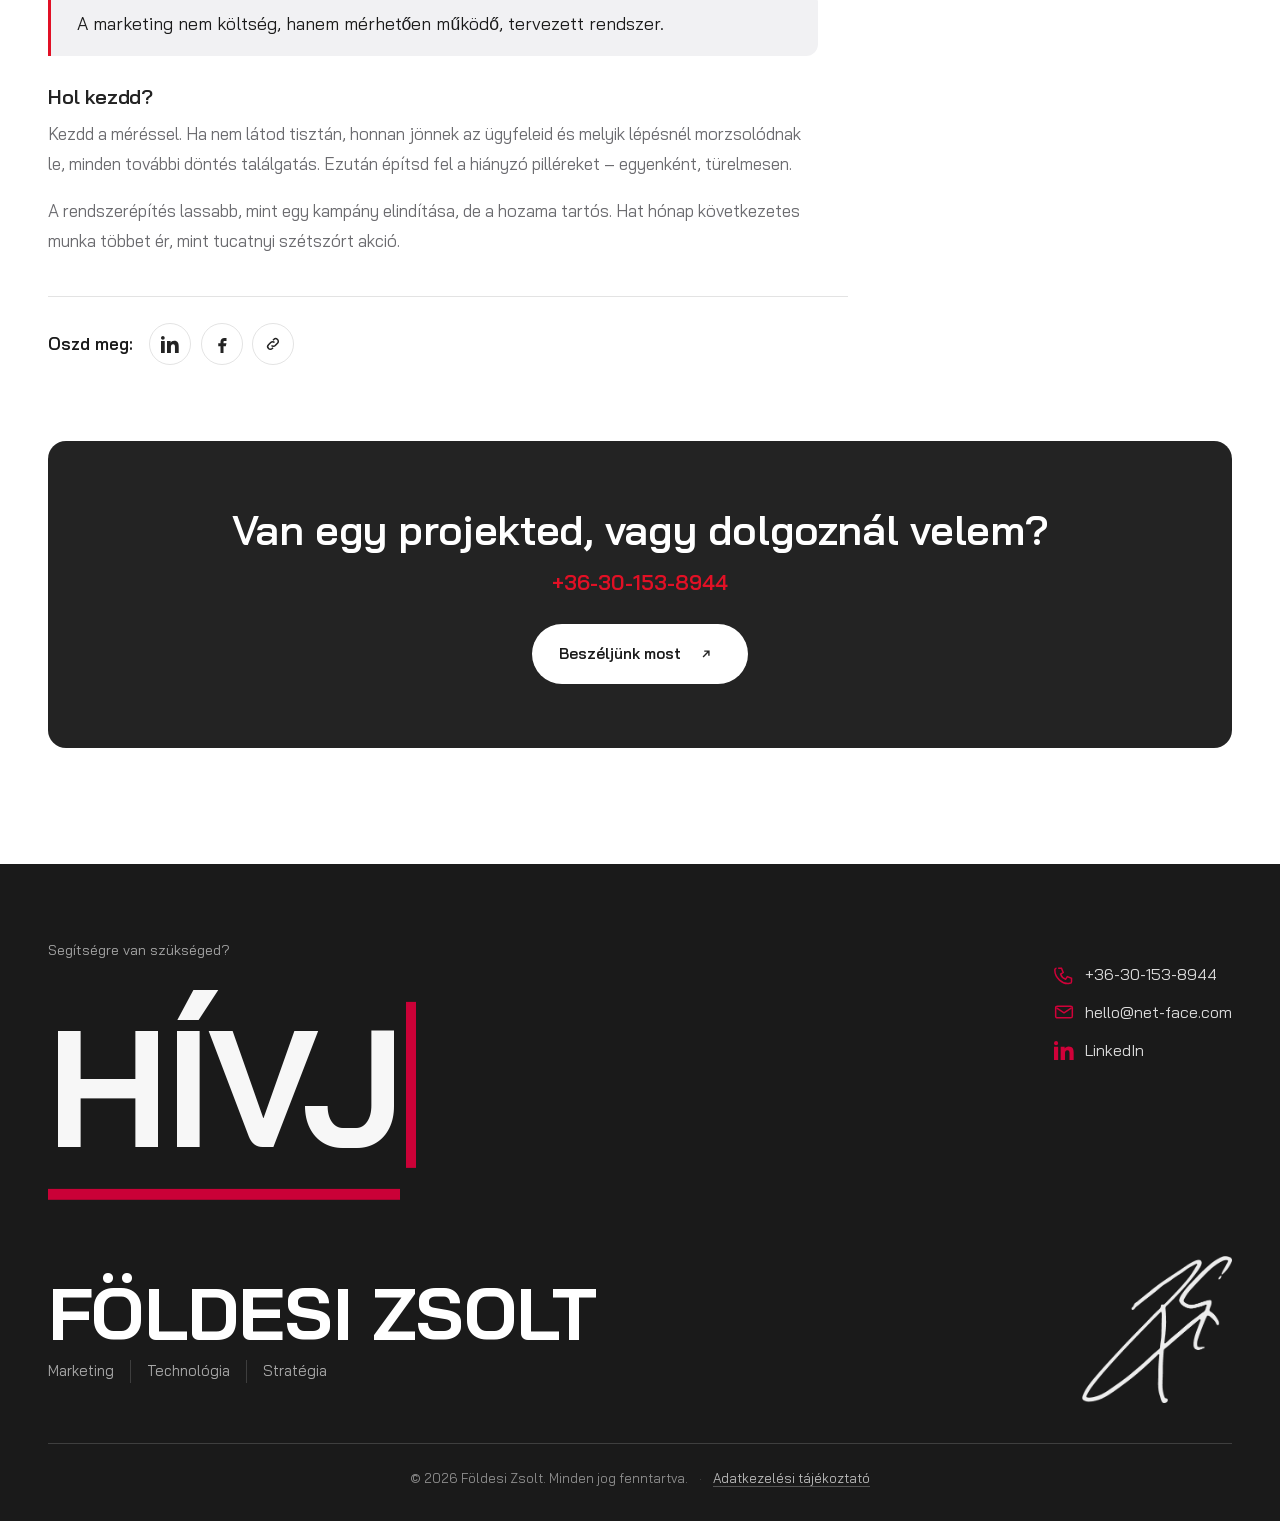
<file: blog-post.html>
<!DOCTYPE html>
<html lang="hu">
<head>
  <meta charset="UTF-8" />
  <meta name="viewport" content="width=device-width, initial-scale=1.0" />
  <title>Hogyan építs kiszámítható ügyfélszerzési rendszert? — Földesi Zsolt</title>
  <meta name="description" content="A valódi növekedés egy jól felépített rendszerből fakad — végigvesszük a stabil ügyfélszerzés építőköveit." />
  <meta name="theme-color" content="#1a1a1a" />
  <link rel="icon" type="image/png" href="assets/images/favicon.png" />
  <link rel="preload" href="assets/fonts/bai-jamjuree-latin-400-normal.woff2" as="font" type="font/woff2" crossorigin />
  <link rel="preload" href="assets/fonts/bai-jamjuree-latin-600-normal.woff2" as="font" type="font/woff2" crossorigin />
  <link rel="stylesheet" href="css/style.css" />
</head>
<body>
  <script>try{if(localStorage.getItem('fz-banner-dismissed')==='1')document.body.classList.add('banner-dismissed');}catch(e){}</script>

  <!-- ================= NAVBAR ================= -->
  <header class="navbar is-scrolled" id="navbar">
    <div class="container navbar__inner">
      <a href="index.html" class="logo" aria-label="Földesi Zsolt — home">
        <img src="assets/images/fzs-logo.png" alt="Földesi Zsolt logo" width="170" height="38" />
      </a>
      <nav class="nav-links" id="navLinks" aria-label="Fő navigáció">
        <a href="index.html" data-translate="nav.home">Főoldal</a>
        <a href="index.html#about" data-translate="nav.intro">Bemutatkozás</a>
        <a href="index.html#brands" data-translate="nav.references">Referenciák</a>
        <a href="index.html#services" data-translate="nav.services">Miben segíthetek</a>
        <a href="blog.html" class="is-current" data-translate="nav.blog">Blog</a>
        <a href="index.html#contact" class="btn btn--outline" data-translate="nav.contact">Kapcsolat</a>
      </nav>
      <div class="nav-right">
        <div class="lang-select" id="langSwitch">
          <button type="button" class="lang-select__trigger" id="langTrigger" aria-haspopup="true" aria-expanded="false" aria-label="Nyelvválasztó">
            <img class="lang-flag" id="langFlag" src="assets/images/flag-hu.png" alt="" />
            <span class="lang-code" id="langCode">HU</span>
            <svg class="lang-caret" viewBox="0 0 24 24" width="14" height="14" fill="none" stroke="currentColor" stroke-width="2.4" aria-hidden="true"><path d="M6 9l6 6 6-6"/></svg>
          </button>
          <ul class="lang-select__menu" id="langMenu" role="menu">
            <li><button type="button" data-lang="hu" role="menuitem"><img class="lang-flag" src="assets/images/flag-hu.png" alt="" /><span>Magyar</span></button></li>
            <li><button type="button" data-lang="en" role="menuitem"><img class="lang-flag" src="assets/images/flag-en.png" alt="" /><span>English</span></button></li>
            <li><button type="button" data-lang="de" role="menuitem"><img class="lang-flag" src="assets/images/flag-de.png" alt="" /><span>Deutsch</span></button></li>
          </ul>
        </div>
        <button class="nav-toggle" id="navToggle" aria-label="Menü" aria-expanded="false">
          <span></span><span></span><span></span>
        </button>
      </div>
    </div>
  </header>

  <main>
    <!-- ================= ARTICLE HERO ================= -->
    <section class="page-hero">
      <div class="container">
        <a href="blog.html" class="article-back">
          <svg viewBox="0 0 24 24" width="16" height="16" fill="none" stroke="currentColor" stroke-width="2" aria-hidden="true"><path d="M19 12H5M11 6l-6 6 6 6"/></svg>
          <span data-translate="post.backToBlog">Vissza a bloghoz</span>
        </a>
        <span class="eyebrow" data-translate="post.category">Növekedés</span>
        <h1 class="article-title" data-translate="post.title">
          Hogyan építs kiszámítható ügyfélszerzési rendszert?
        </h1>
        <p class="lead" data-translate="post.lead">
          A legtöbb vállalkozás kampányokban gondolkodik, pedig a valódi növekedés
          egy jól felépített rendszerből fakad.
        </p>
        <div class="post-card__meta" style="margin-top:1.2rem">
          <span>Földesi Zsolt</span><span>•</span><span>2026.05.12</span><span>•</span><span>6 perc</span>
        </div>
      </div>
    </section>

    <!-- ================= ARTICLE BODY ================= -->
    <section class="section" style="padding-top:0">
      <div class="container">
        <div class="article-layout">

          <article>
            <div class="article__cover">
              <img src="assets/images/blog-1.png" alt="" loading="lazy" />
            </div>

            <div class="article__body">
              <h2 data-translate="post.h1">A kampány nem stratégia</h2>
              <p data-translate="post.pa">A kampány egy eszköz, nem cél…</p>
              <p data-translate="post.pb">Egy jól működő ügyfélszerzési rendszerben minden elem egymásra épül…</p>

              <h2 data-translate="post.h2">A rendszer négy pillére</h2>
              <p data-translate="post.pc">Az alábbi négy területet érdemes párhuzamosan fejleszteni…</p>
              <ul class="dotted">
                <li data-translate="post.li1">Forgalom: stabil, több lábon álló csatornamix.</li>
                <li data-translate="post.li2">Konverzió: a látogatóból érdeklődő, az érdeklődőből ügyfél válik.</li>
                <li data-translate="post.li3">Mérés: pontos attribúció.</li>
                <li data-translate="post.li4">Megtartás: a meglévő ügyfél a legolcsóbb növekedési forrás.</li>
              </ul>

              <blockquote data-translate="post.quote">
                A marketing nem költség, hanem mérhetően működő, tervezett rendszer.
              </blockquote>

              <h3 data-translate="post.h3">Hol kezdd?</h3>
              <p data-translate="post.pd">Kezdd a méréssel…</p>
              <p data-translate="post.pe">A rendszerépítés lassabb, mint egy kampány, de a hozama tartós.</p>
            </div>

            <div class="article__share">
              <span data-translate="post.shareLabel">Oszd meg:</span>
              <div class="share-btns">
                <a href="#" id="shareLinkedIn" target="_blank" rel="noopener" aria-label="Megosztás LinkedInen">
                  <svg viewBox="0 0 24 24" width="18" height="18" fill="currentColor" aria-hidden="true"><path d="M4.98 3.5A2.5 2.5 0 1 1 0 3.5a2.5 2.5 0 0 1 4.98 0zM0 8h5v16H0zM8 8h4.8v2.2h.07c.67-1.2 2.3-2.5 4.73-2.5 5 0 6 3.3 6 7.6V24h-5v-7.6c0-1.8 0-4.1-2.5-4.1s-2.9 2-2.9 4V24H8z"/></svg>
                </a>
                <a href="#" id="shareFacebook" target="_blank" rel="noopener" aria-label="Megosztás Facebookon">
                  <svg viewBox="0 0 24 24" width="18" height="18" fill="currentColor" aria-hidden="true"><path d="M15 8h3V4h-3c-2.8 0-5 2.2-5 5v2H7v4h3v9h4v-9h3l1-4h-4V9c0-.6.4-1 1-1z"/></svg>
                </a>
                <button type="button" id="shareCopy" class="share-copy" aria-label="Link másolása">
                  <svg viewBox="0 0 24 24" width="18" height="18" fill="none" stroke="currentColor" stroke-width="2" aria-hidden="true"><path d="M10 14a3.5 3.5 0 0 0 5 0l3-3a3.5 3.5 0 0 0-5-5l-1 1"/><path d="M14 10a3.5 3.5 0 0 0-5 0l-3 3a3.5 3.5 0 0 0 5 5l1-1"/></svg>
                </button>
              </div>
            </div>
          </article>

          <!-- ================= SIDEBAR ================= -->
          <aside class="sidebar">
            <div class="widget widget--recent">
              <h3 class="widget__title" data-translate="post.recent">Legfrissebb cikkek</h3>
              <a href="blog-post.html">
                <img src="assets/images/blog-2.png" alt="" loading="lazy" />
                <div>
                  <div class="r-title" data-translate="blog.p2title">SEO 2026-ban: amire valóban érdemes figyelni</div>
                  <div class="r-date">2026.04.28</div>
                </div>
              </a>
              <a href="blog-post.html">
                <img src="assets/images/blog-3.png" alt="" loading="lazy" />
                <div>
                  <div class="r-title" data-translate="blog.p3title">Az AI a marketingben: hol segít és hol nem</div>
                  <div class="r-date">2026.04.10</div>
                </div>
              </a>
              <a href="blog-post.html">
                <img src="assets/images/blog-4.png" alt="" loading="lazy" />
                <div>
                  <div class="r-title" data-translate="blog.p4title">Attribúció: miért hazudik a legtöbb riport?</div>
                  <div class="r-date">2026.03.22</div>
                </div>
              </a>
            </div>

            <div class="widget">
              <h3 class="widget__title" data-translate="post.categories">Kategóriák</h3>
              <ul class="cat-list">
                <li><a href="blog.html"><span data-translate="blog.catGrowth">Növekedés</span><span>04</span></a></li>
                <li><a href="blog.html"><span data-translate="blog.catSeo">SEO</span><span>03</span></a></li>
                <li><a href="blog.html"><span data-translate="blog.catAi">AI &amp; Automatizáció</span><span>05</span></a></li>
                <li><a href="blog.html"><span data-translate="blog.catAnalytics">Analitika</span><span>02</span></a></li>
                <li><a href="blog.html"><span data-translate="blog.catStrategy">Stratégia</span><span>03</span></a></li>
              </ul>
            </div>

            <div class="widget">
              <h3 class="widget__title" data-translate="post.tags">Címkék</h3>
              <div class="tag-cloud">
                <a href="blog.html">SEO</a>
                <a href="blog.html">CRO</a>
                <a href="blog.html">Automatizáció</a>
                <a href="blog.html">B2B</a>
                <a href="blog.html">Analitika</a>
                <a href="blog.html">Growth</a>
                <a href="blog.html">Stratégia</a>
              </div>
            </div>
          </aside>

        </div>

        <!-- ================= CTA BAND ================= -->
        <div class="cta-band">
          <h2 data-translate="post.ctaTitle">Van egy projekted, vagy dolgoznál velem?</h2>
          <span class="phone">+36-30-153-8944</span>
          <a href="index.html#contact" class="btn btn--light">
            <span data-translate="post.ctaBtn">Beszéljünk most</span>
            <span class="btn__icon" aria-hidden="true">
              <svg viewBox="0 0 24 24" width="14" height="14" fill="none" stroke="currentColor" stroke-width="2.4"><path d="M7 17L17 7M9 7h8v8"/></svg>
            </span>
          </a>
        </div>
      </div>
    </section>
  </main>

  <!-- ================= FOOTER ================= -->
  <footer class="footer">
    <div class="container">
      <div class="footer__top">
        <div>
          <p class="footer__label" data-translate="footer.label">Segítségre van szükséged?</p>
          <h2 class="footer__headline">
            <span class="footer__type" id="typewriter" data-word1="HÍVJ" data-word2="ÍRJ!">HÍVJ</span>
          </h2>
        </div>
        <div class="footer__contact">
          <a href="tel:+36301538944">
            <svg viewBox="0 0 24 24" width="20" height="20" fill="none" stroke="currentColor" stroke-width="1.8" aria-hidden="true"><path d="M5 4h4l2 5-3 2c1 3 3 5 6 6l2-3 5 2v4c0 1-1 2-2 2C10 24 1 15 1 6c0-1 1-2 2-2"/></svg>
            +36-30-153-8944
          </a>
          <a href="mailto:hello@net-face.com">
            <svg viewBox="0 0 24 24" width="20" height="20" fill="none" stroke="currentColor" stroke-width="1.8" aria-hidden="true"><rect x="2" y="5" width="20" height="14" rx="2"/><path d="M3 7l9 6 9-6"/></svg>
            hello@net-face.com
          </a>
          <a href="https://www.linkedin.com/in/foldesi-zsolt" target="_blank" rel="noopener">
            <svg viewBox="0 0 24 24" width="20" height="20" fill="currentColor" aria-hidden="true"><path d="M4.98 3.5A2.5 2.5 0 1 1 0 3.5a2.5 2.5 0 0 1 4.98 0zM0 8h5v16H0zM8 8h4.8v2.2h.07c.67-1.2 2.3-2.5 4.73-2.5 5 0 6 3.3 6 7.6V24h-5v-7.6c0-1.8 0-4.1-2.5-4.1s-2.9 2-2.9 4V24H8z"/></svg>
            LinkedIn
          </a>
        </div>
      </div>
      <div class="footer__bottom">
        <div class="footer__brand">
          <p class="footer__name">FÖLDESI ZSOLT</p>
          <div class="tags">
            <span data-translate="footer.tag1">Marketing</span><i></i>
            <span data-translate="footer.tag2">Technológia</span><i></i>
            <span data-translate="footer.tag3">Stratégia</span>
          </div>
        </div>
        <img class="footer__sign" src="assets/images/fzs-logo-white.png" alt="Földesi Zsolt aláírása" width="350" height="343" />
      </div>
      <p class="footer__copy">
        © <span id="year">2026</span> Földesi Zsolt. <span data-translate="footer.copy">Minden jog fenntartva.</span>
        <span class="sep">·</span>
        <a href="privacy-policy.html" data-translate="footer.privacy">Adatkezelési tájékoztató</a>
      </p>
    </div>
  </footer>

  <script src="js/vendor/gsap.min.js"></script>
  <script src="js/vendor/ScrollTrigger.min.js"></script>
  <script src="js/translations.js"></script>
  <script src="js/animations.js"></script>
  <script src="js/main.js"></script>
</body>
</html>
</file>
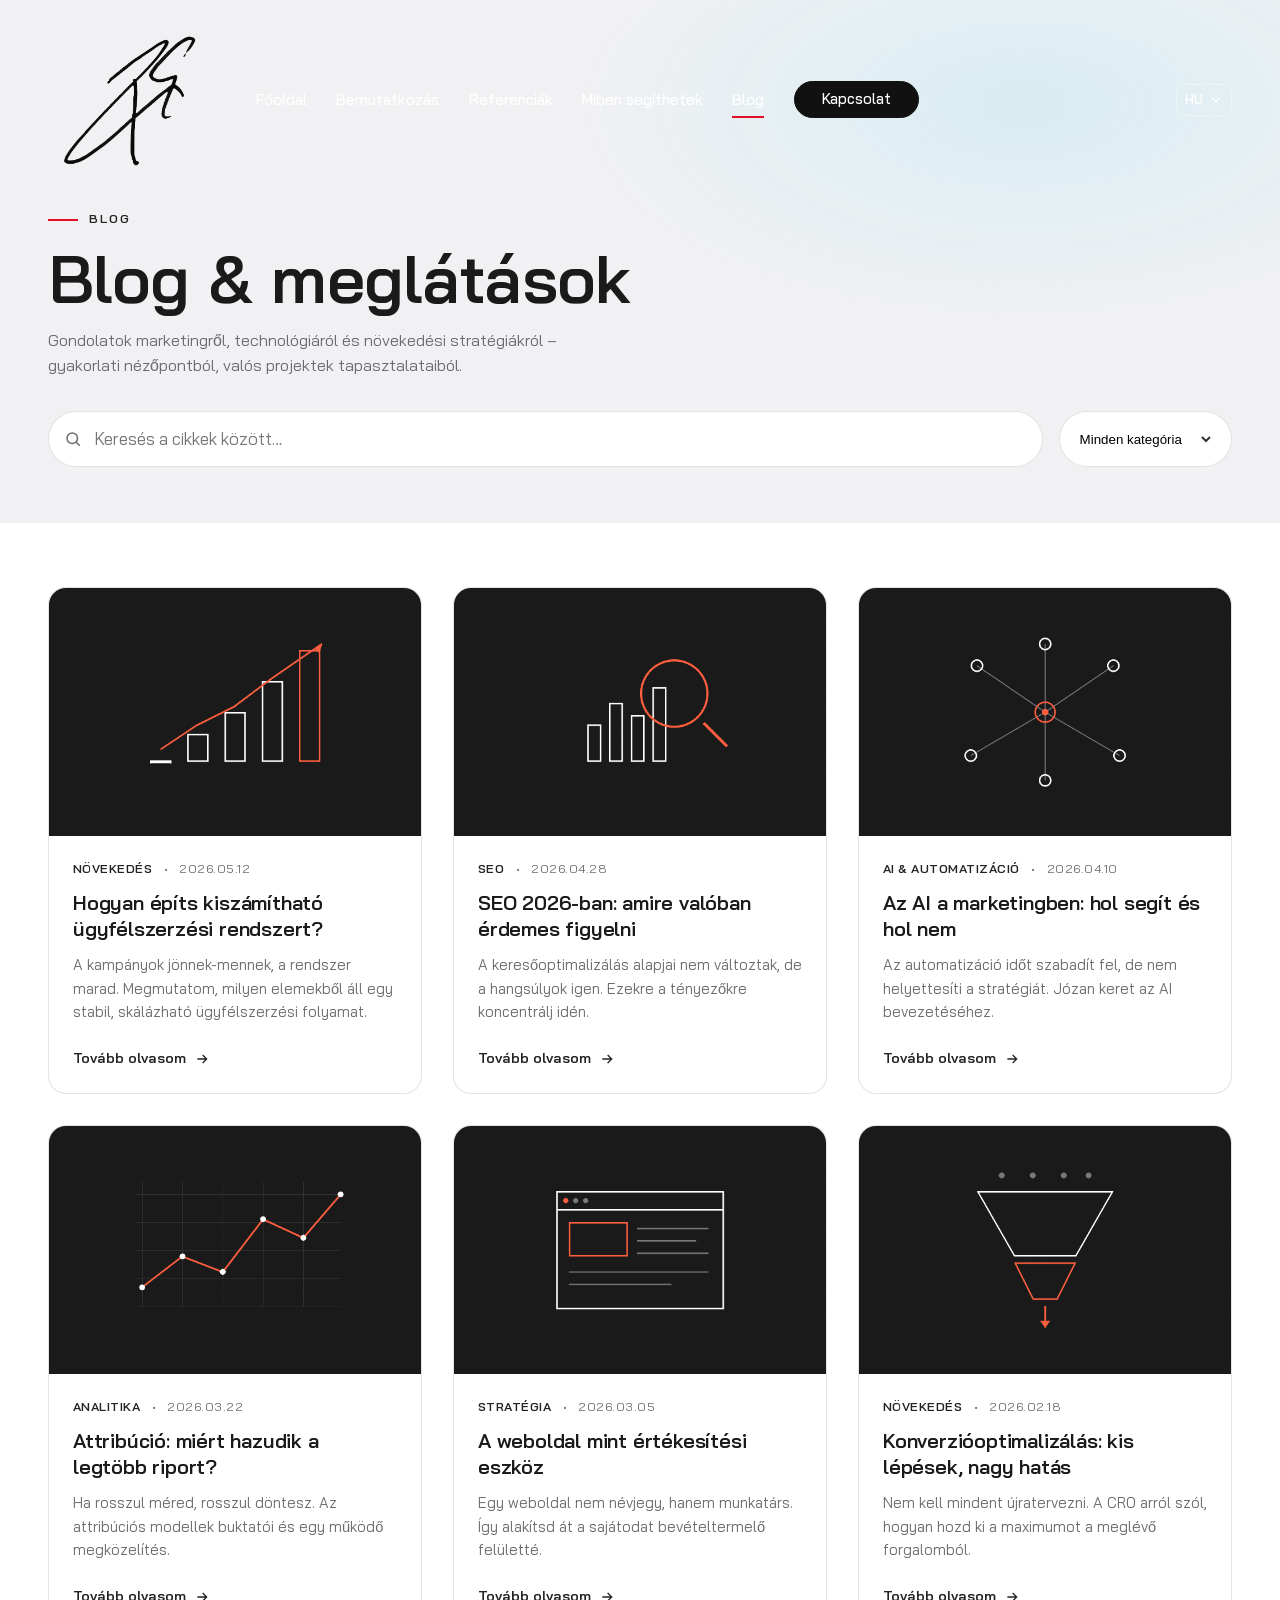
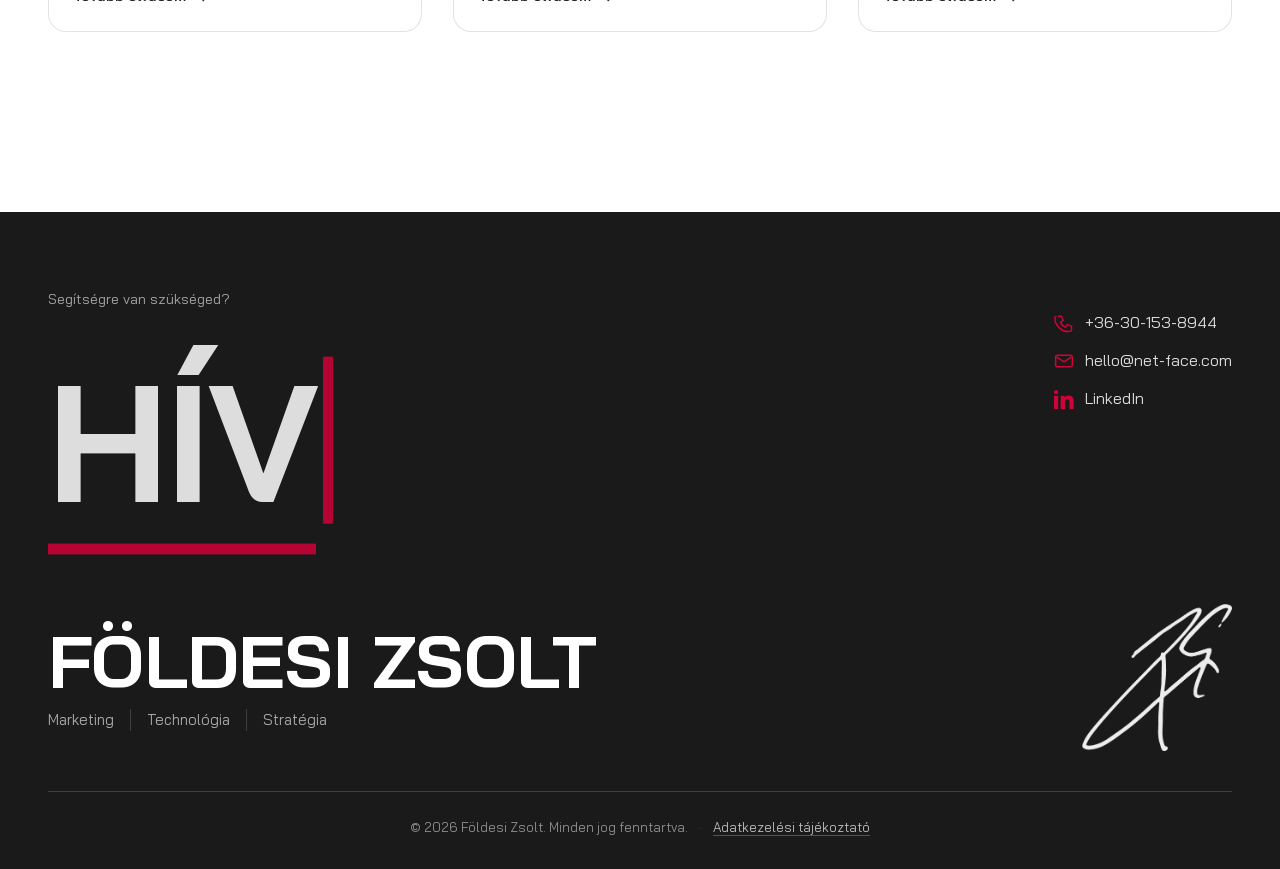
<file: blog.html>
<!DOCTYPE html>
<html lang="hu">
<head>
  <meta charset="UTF-8" />
  <meta name="viewport" content="width=device-width, initial-scale=1.0" />
  <title>Blog — Földesi Zsolt</title>
  <meta name="description" content="Gondolatok marketingről, technológiáról és növekedési stratégiákról — Földesi Zsolt blogja." />
  <meta name="theme-color" content="#1a1a1a" />
  <link rel="icon" type="image/png" href="assets/images/favicon.png" />
  <link rel="preload" href="assets/fonts/bai-jamjuree-latin-400-normal.woff2" as="font" type="font/woff2" crossorigin />
  <link rel="preload" href="assets/fonts/bai-jamjuree-latin-600-normal.woff2" as="font" type="font/woff2" crossorigin />
  <link rel="stylesheet" href="css/style.css" />
</head>
<body>
  <script>try{if(localStorage.getItem('fz-banner-dismissed')==='1')document.body.classList.add('banner-dismissed');}catch(e){}</script>

  <!-- ================= NAVBAR ================= -->
  <header class="navbar is-scrolled" id="navbar">
    <div class="container navbar__inner">
      <a href="index.html" class="logo" aria-label="Földesi Zsolt — home">
        <img src="assets/images/fzs-logo.png" alt="Földesi Zsolt logo" width="170" height="38" />
      </a>
      <nav class="nav-links" id="navLinks" aria-label="Fő navigáció">
        <a href="index.html" data-translate="nav.home">Főoldal</a>
        <a href="index.html#about" data-translate="nav.intro">Bemutatkozás</a>
        <a href="index.html#brands" data-translate="nav.references">Referenciák</a>
        <a href="index.html#services" data-translate="nav.services">Miben segíthetek</a>
        <a href="blog.html" class="is-current" data-translate="nav.blog">Blog</a>
        <a href="index.html#contact" class="btn btn--outline" data-translate="nav.contact">Kapcsolat</a>
      </nav>
      <div class="nav-right">
        <div class="lang-select" id="langSwitch">
          <button type="button" class="lang-select__trigger" id="langTrigger" aria-haspopup="true" aria-expanded="false" aria-label="Nyelvválasztó">
            <img class="lang-flag" id="langFlag" src="assets/images/flag-hu.png" alt="" />
            <span class="lang-code" id="langCode">HU</span>
            <svg class="lang-caret" viewBox="0 0 24 24" width="14" height="14" fill="none" stroke="currentColor" stroke-width="2.4" aria-hidden="true"><path d="M6 9l6 6 6-6"/></svg>
          </button>
          <ul class="lang-select__menu" id="langMenu" role="menu">
            <li><button type="button" data-lang="hu" role="menuitem"><img class="lang-flag" src="assets/images/flag-hu.png" alt="" /><span>Magyar</span></button></li>
            <li><button type="button" data-lang="en" role="menuitem"><img class="lang-flag" src="assets/images/flag-en.png" alt="" /><span>English</span></button></li>
            <li><button type="button" data-lang="de" role="menuitem"><img class="lang-flag" src="assets/images/flag-de.png" alt="" /><span>Deutsch</span></button></li>
          </ul>
        </div>
        <button class="nav-toggle" id="navToggle" aria-label="Menü" aria-expanded="false">
          <span></span><span></span><span></span>
        </button>
      </div>
    </div>
  </header>

  <main>
    <!-- ================= PAGE HERO ================= -->
    <section class="page-hero">
      <div class="container">
        <span class="eyebrow" data-translate="nav.blog">Blog</span>
        <h1 class="h-display" data-translate="blog.title">Blog &amp; meglátások</h1>
        <p class="lead" data-translate="blog.lead">
          Gondolatok marketingről, technológiáról és növekedési stratégiákról.
        </p>

        <div class="blog-tools">
          <div class="search-field">
            <svg viewBox="0 0 24 24" width="18" height="18" fill="none" stroke="currentColor" stroke-width="2" aria-hidden="true"><circle cx="11" cy="11" r="7"/><path d="M21 21l-5-5"/></svg>
            <input type="search" id="blogSearch" data-translate-placeholder="blog.search" placeholder="Keresés a cikkek között…" aria-label="Keresés" />
          </div>
          <select id="blogCategory" aria-label="Kategória szűrés">
            <option value="all" data-translate="blog.allCats">Minden kategória</option>
            <option value="growth" data-translate="blog.catGrowth">Növekedés</option>
            <option value="seo" data-translate="blog.catSeo">SEO</option>
            <option value="ai" data-translate="blog.catAi">AI &amp; Automatizáció</option>
            <option value="analytics" data-translate="blog.catAnalytics">Analitika</option>
            <option value="strategy" data-translate="blog.catStrategy">Stratégia</option>
          </select>
        </div>
      </div>
    </section>

    <!-- ================= BLOG GRID ================= -->
    <section class="section" style="padding-top:clamp(2.5rem,5vw,4rem)">
      <div class="container">
        <div class="blog-grid" id="blogGrid">

          <article class="post-card" data-category="growth">
            <a href="blog-post.html" class="post-card__media">
              <img src="assets/images/blog-1.png" alt="" loading="lazy" />
            </a>
            <div class="post-card__body">
              <div class="post-card__meta">
                <span class="tag" data-translate="blog.catGrowth">Növekedés</span><span>•</span><span>2026.05.12</span>
              </div>
              <h2 class="post-card__title" data-translate="blog.p1title">Hogyan építs kiszámítható ügyfélszerzési rendszert?</h2>
              <p class="post-card__excerpt" data-translate="blog.p1excerpt">A kampányok jönnek-mennek, a rendszer marad.</p>
              <a href="blog-post.html" class="post-card__more">
                <span data-translate="blog.readMore">Tovább olvasom</span>
                <svg viewBox="0 0 24 24" width="16" height="16" fill="none" stroke="currentColor" stroke-width="2" aria-hidden="true"><path d="M5 12h14M13 6l6 6-6 6"/></svg>
              </a>
            </div>
          </article>

          <article class="post-card" data-category="seo">
            <a href="blog-post.html" class="post-card__media">
              <img src="assets/images/blog-2.png" alt="" loading="lazy" />
            </a>
            <div class="post-card__body">
              <div class="post-card__meta">
                <span class="tag" data-translate="blog.catSeo">SEO</span><span>•</span><span>2026.04.28</span>
              </div>
              <h2 class="post-card__title" data-translate="blog.p2title">SEO 2026-ban: amire valóban érdemes figyelni</h2>
              <p class="post-card__excerpt" data-translate="blog.p2excerpt">A keresőoptimalizálás alapjai nem változtak, de a hangsúlyok igen.</p>
              <a href="blog-post.html" class="post-card__more">
                <span data-translate="blog.readMore">Tovább olvasom</span>
                <svg viewBox="0 0 24 24" width="16" height="16" fill="none" stroke="currentColor" stroke-width="2" aria-hidden="true"><path d="M5 12h14M13 6l6 6-6 6"/></svg>
              </a>
            </div>
          </article>

          <article class="post-card" data-category="ai">
            <a href="blog-post.html" class="post-card__media">
              <img src="assets/images/blog-3.png" alt="" loading="lazy" />
            </a>
            <div class="post-card__body">
              <div class="post-card__meta">
                <span class="tag" data-translate="blog.catAi">AI</span><span>•</span><span>2026.04.10</span>
              </div>
              <h2 class="post-card__title" data-translate="blog.p3title">Az AI a marketingben: hol segít és hol nem</h2>
              <p class="post-card__excerpt" data-translate="blog.p3excerpt">Az automatizáció időt szabadít fel, de nem helyettesíti a stratégiát.</p>
              <a href="blog-post.html" class="post-card__more">
                <span data-translate="blog.readMore">Tovább olvasom</span>
                <svg viewBox="0 0 24 24" width="16" height="16" fill="none" stroke="currentColor" stroke-width="2" aria-hidden="true"><path d="M5 12h14M13 6l6 6-6 6"/></svg>
              </a>
            </div>
          </article>

          <article class="post-card" data-category="analytics">
            <a href="blog-post.html" class="post-card__media">
              <img src="assets/images/blog-4.png" alt="" loading="lazy" />
            </a>
            <div class="post-card__body">
              <div class="post-card__meta">
                <span class="tag" data-translate="blog.catAnalytics">Analitika</span><span>•</span><span>2026.03.22</span>
              </div>
              <h2 class="post-card__title" data-translate="blog.p4title">Attribúció: miért hazudik a legtöbb riport?</h2>
              <p class="post-card__excerpt" data-translate="blog.p4excerpt">Ha rosszul méred, rosszul döntesz.</p>
              <a href="blog-post.html" class="post-card__more">
                <span data-translate="blog.readMore">Tovább olvasom</span>
                <svg viewBox="0 0 24 24" width="16" height="16" fill="none" stroke="currentColor" stroke-width="2" aria-hidden="true"><path d="M5 12h14M13 6l6 6-6 6"/></svg>
              </a>
            </div>
          </article>

          <article class="post-card" data-category="strategy">
            <a href="blog-post.html" class="post-card__media">
              <img src="assets/images/blog-5.png" alt="" loading="lazy" />
            </a>
            <div class="post-card__body">
              <div class="post-card__meta">
                <span class="tag" data-translate="blog.catStrategy">Stratégia</span><span>•</span><span>2026.03.05</span>
              </div>
              <h2 class="post-card__title" data-translate="blog.p5title">A weboldal mint értékesítési eszköz</h2>
              <p class="post-card__excerpt" data-translate="blog.p5excerpt">Egy weboldal nem névjegy, hanem munkatárs.</p>
              <a href="blog-post.html" class="post-card__more">
                <span data-translate="blog.readMore">Tovább olvasom</span>
                <svg viewBox="0 0 24 24" width="16" height="16" fill="none" stroke="currentColor" stroke-width="2" aria-hidden="true"><path d="M5 12h14M13 6l6 6-6 6"/></svg>
              </a>
            </div>
          </article>

          <article class="post-card" data-category="growth">
            <a href="blog-post.html" class="post-card__media">
              <img src="assets/images/blog-6.png" alt="" loading="lazy" />
            </a>
            <div class="post-card__body">
              <div class="post-card__meta">
                <span class="tag" data-translate="blog.catGrowth">Növekedés</span><span>•</span><span>2026.02.18</span>
              </div>
              <h2 class="post-card__title" data-translate="blog.p6title">Konverzióoptimalizálás: kis lépések, nagy hatás</h2>
              <p class="post-card__excerpt" data-translate="blog.p6excerpt">Nem kell mindent újratervezni.</p>
              <a href="blog-post.html" class="post-card__more">
                <span data-translate="blog.readMore">Tovább olvasom</span>
                <svg viewBox="0 0 24 24" width="16" height="16" fill="none" stroke="currentColor" stroke-width="2" aria-hidden="true"><path d="M5 12h14M13 6l6 6-6 6"/></svg>
              </a>
            </div>
          </article>

        </div>

        <p id="blogEmpty" data-translate="misc.noResult"
           style="display:none;text-align:center;color:var(--muted);padding:3rem 0">
          Nincs a keresésnek megfelelő cikk.
        </p>

        <div class="pagination" id="blogPagination"></div>
      </div>
    </section>
  </main>

  <!-- ================= FOOTER ================= -->
  <footer class="footer">
    <div class="container">
      <div class="footer__top">
        <div>
          <p class="footer__label" data-translate="footer.label">Segítségre van szükséged?</p>
          <h2 class="footer__headline">
            <span class="footer__type" id="typewriter" data-word1="HÍVJ" data-word2="ÍRJ!">HÍVJ</span>
          </h2>
        </div>
        <div class="footer__contact">
          <a href="tel:+36301538944">
            <svg viewBox="0 0 24 24" width="20" height="20" fill="none" stroke="currentColor" stroke-width="1.8" aria-hidden="true"><path d="M5 4h4l2 5-3 2c1 3 3 5 6 6l2-3 5 2v4c0 1-1 2-2 2C10 24 1 15 1 6c0-1 1-2 2-2"/></svg>
            +36-30-153-8944
          </a>
          <a href="mailto:hello@net-face.com">
            <svg viewBox="0 0 24 24" width="20" height="20" fill="none" stroke="currentColor" stroke-width="1.8" aria-hidden="true"><rect x="2" y="5" width="20" height="14" rx="2"/><path d="M3 7l9 6 9-6"/></svg>
            hello@net-face.com
          </a>
          <a href="https://www.linkedin.com/in/foldesi-zsolt" target="_blank" rel="noopener">
            <svg viewBox="0 0 24 24" width="20" height="20" fill="currentColor" aria-hidden="true"><path d="M4.98 3.5A2.5 2.5 0 1 1 0 3.5a2.5 2.5 0 0 1 4.98 0zM0 8h5v16H0zM8 8h4.8v2.2h.07c.67-1.2 2.3-2.5 4.73-2.5 5 0 6 3.3 6 7.6V24h-5v-7.6c0-1.8 0-4.1-2.5-4.1s-2.9 2-2.9 4V24H8z"/></svg>
            LinkedIn
          </a>
        </div>
      </div>
      <div class="footer__bottom">
        <div class="footer__brand">
          <p class="footer__name">FÖLDESI ZSOLT</p>
          <div class="tags">
            <span data-translate="footer.tag1">Marketing</span><i></i>
            <span data-translate="footer.tag2">Technológia</span><i></i>
            <span data-translate="footer.tag3">Stratégia</span>
          </div>
        </div>
        <img class="footer__sign" src="assets/images/fzs-logo-white.png" alt="Földesi Zsolt aláírása" width="350" height="343" />
      </div>
      <p class="footer__copy">
        © <span id="year">2026</span> Földesi Zsolt. <span data-translate="footer.copy">Minden jog fenntartva.</span>
        <span class="sep">·</span>
        <a href="privacy-policy.html" data-translate="footer.privacy">Adatkezelési tájékoztató</a>
      </p>
    </div>
  </footer>

  <script src="js/vendor/gsap.min.js"></script>
  <script src="js/vendor/ScrollTrigger.min.js"></script>
  <script src="js/translations.js"></script>
  <script src="js/animations.js"></script>
  <script src="js/main.js"></script>
</body>
</html>
</file>
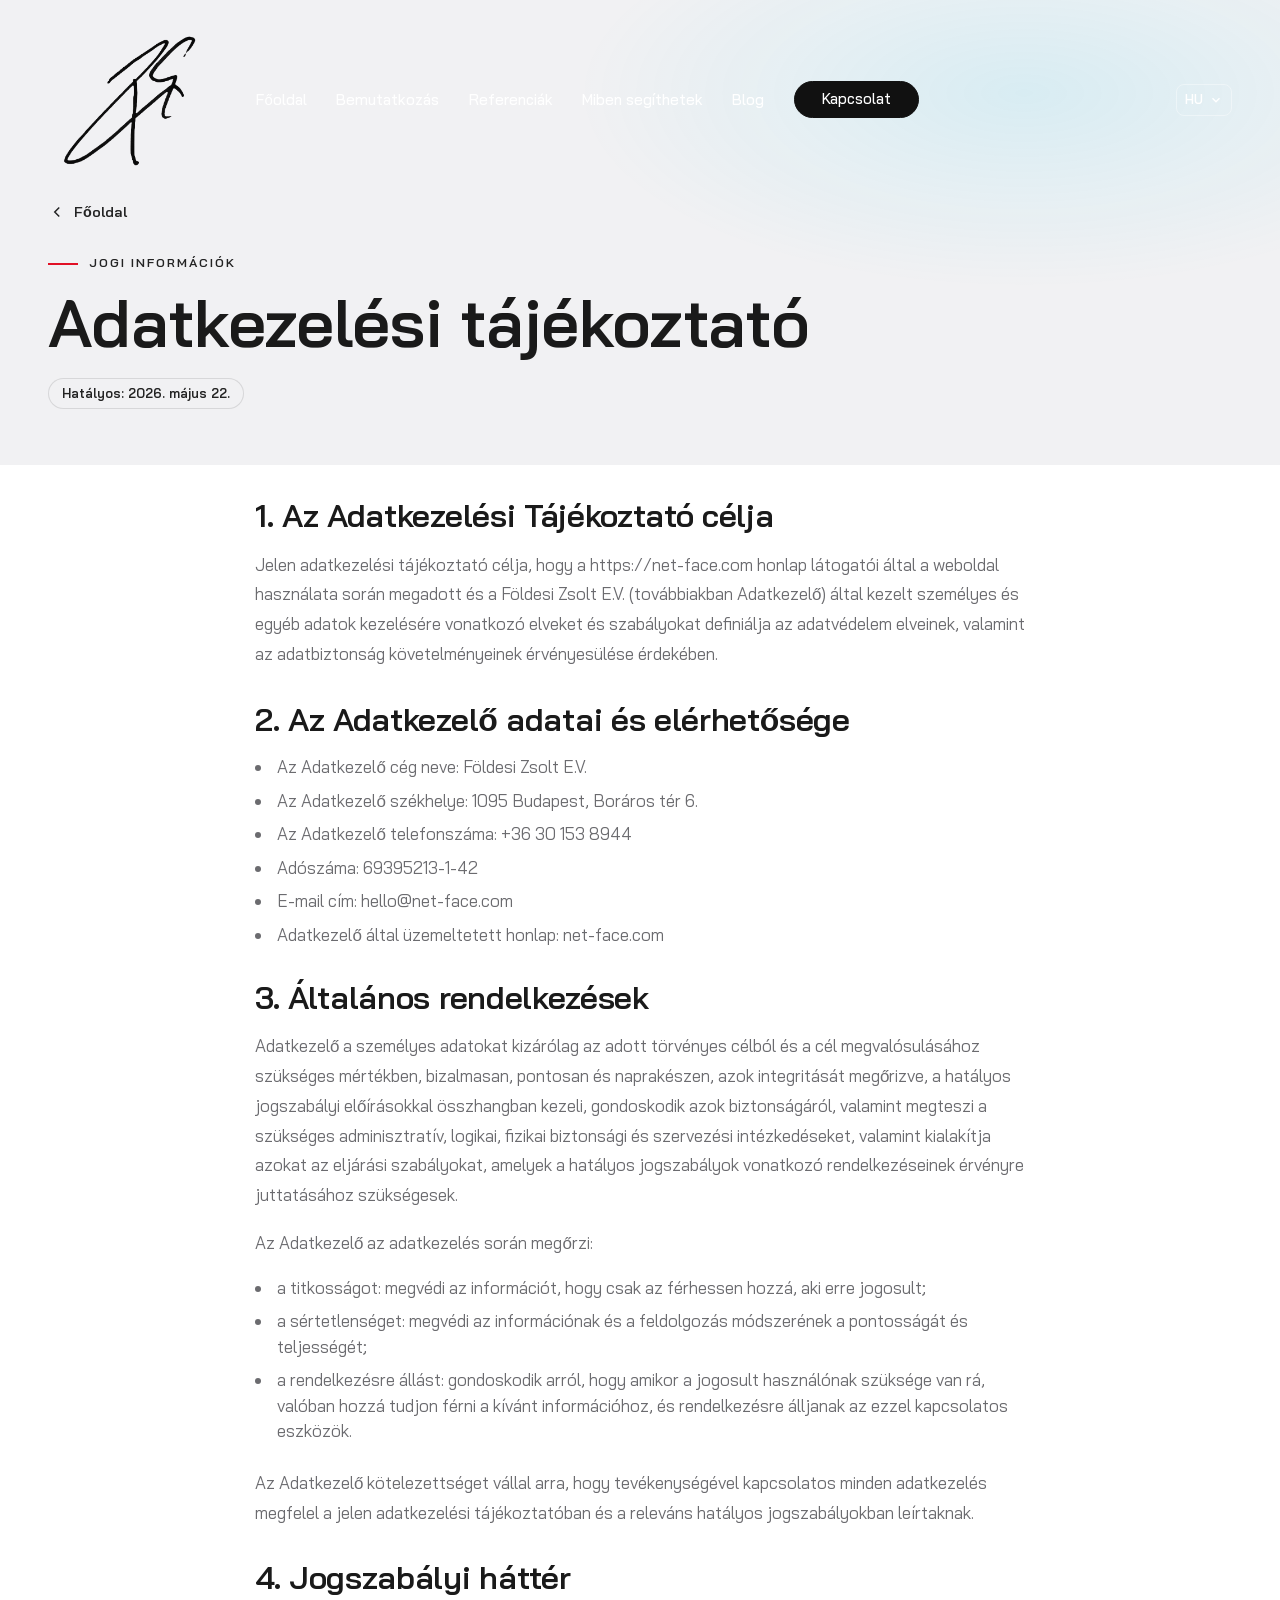
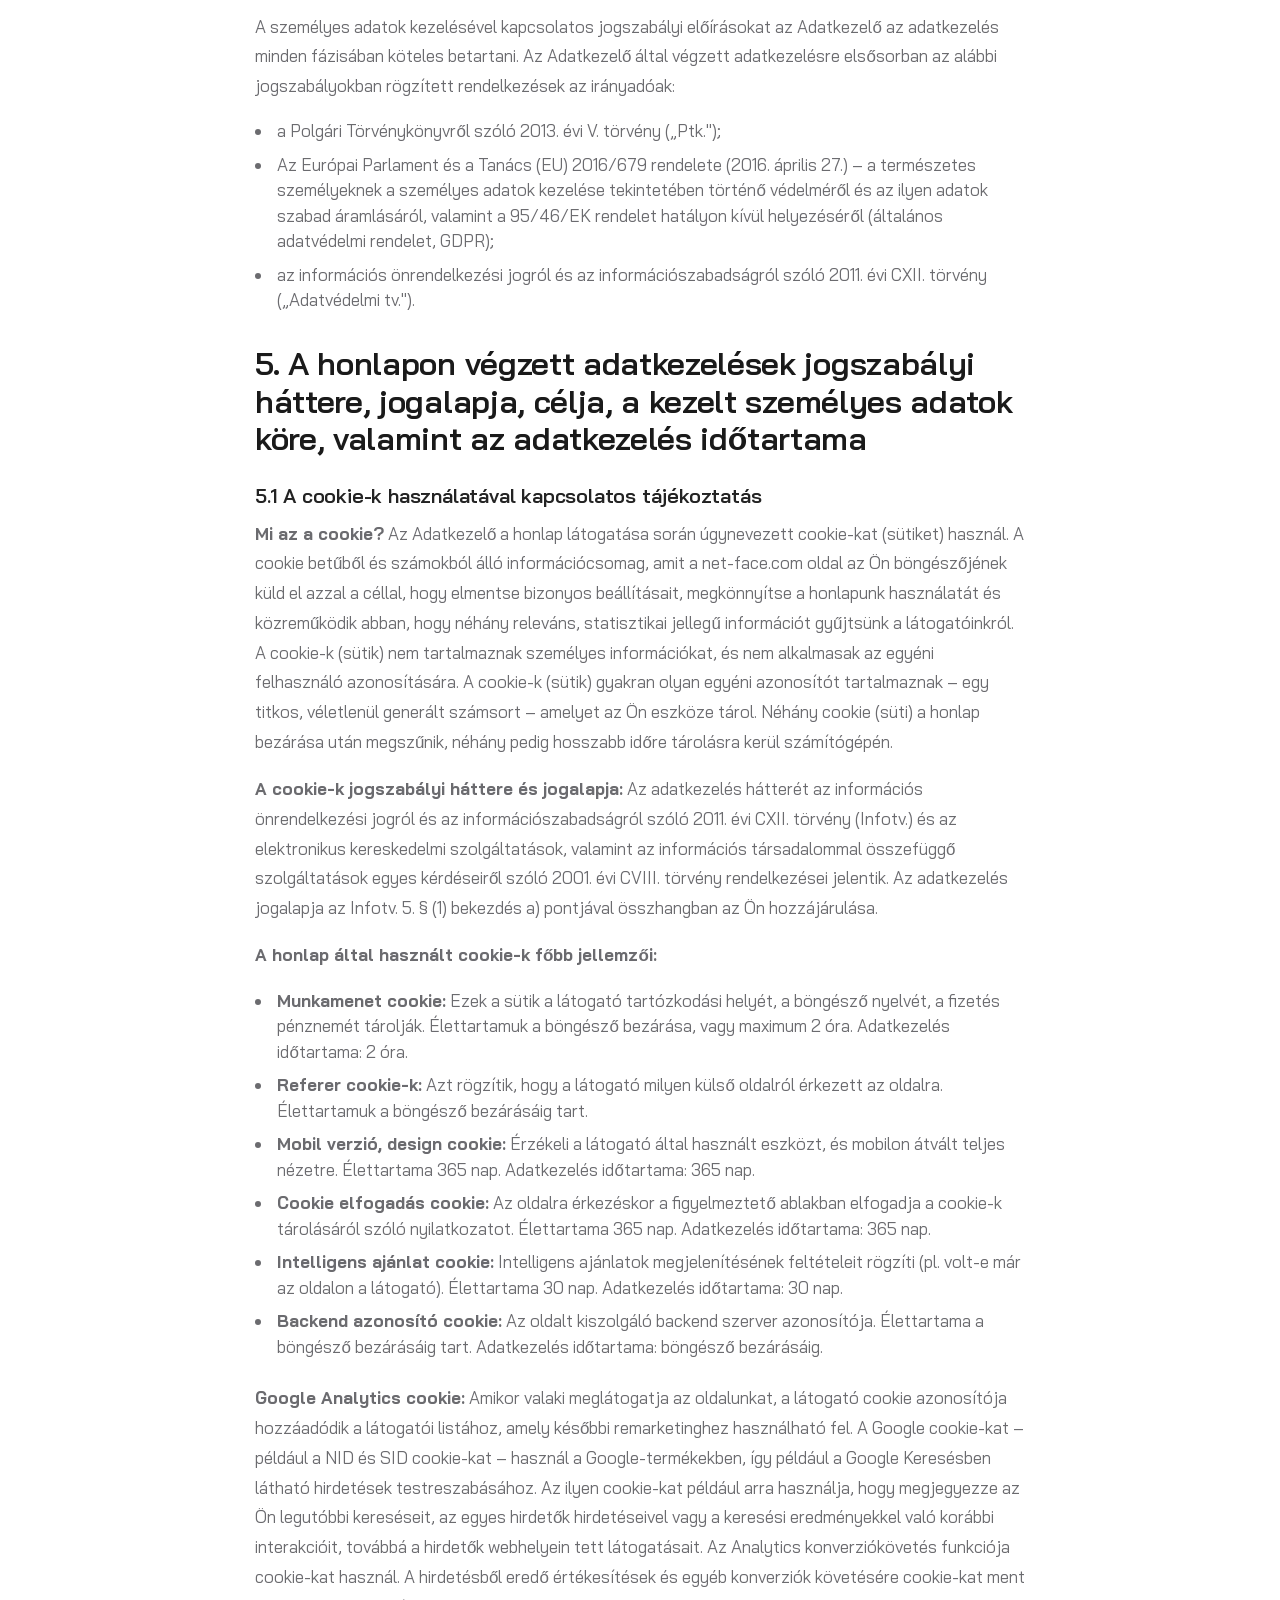
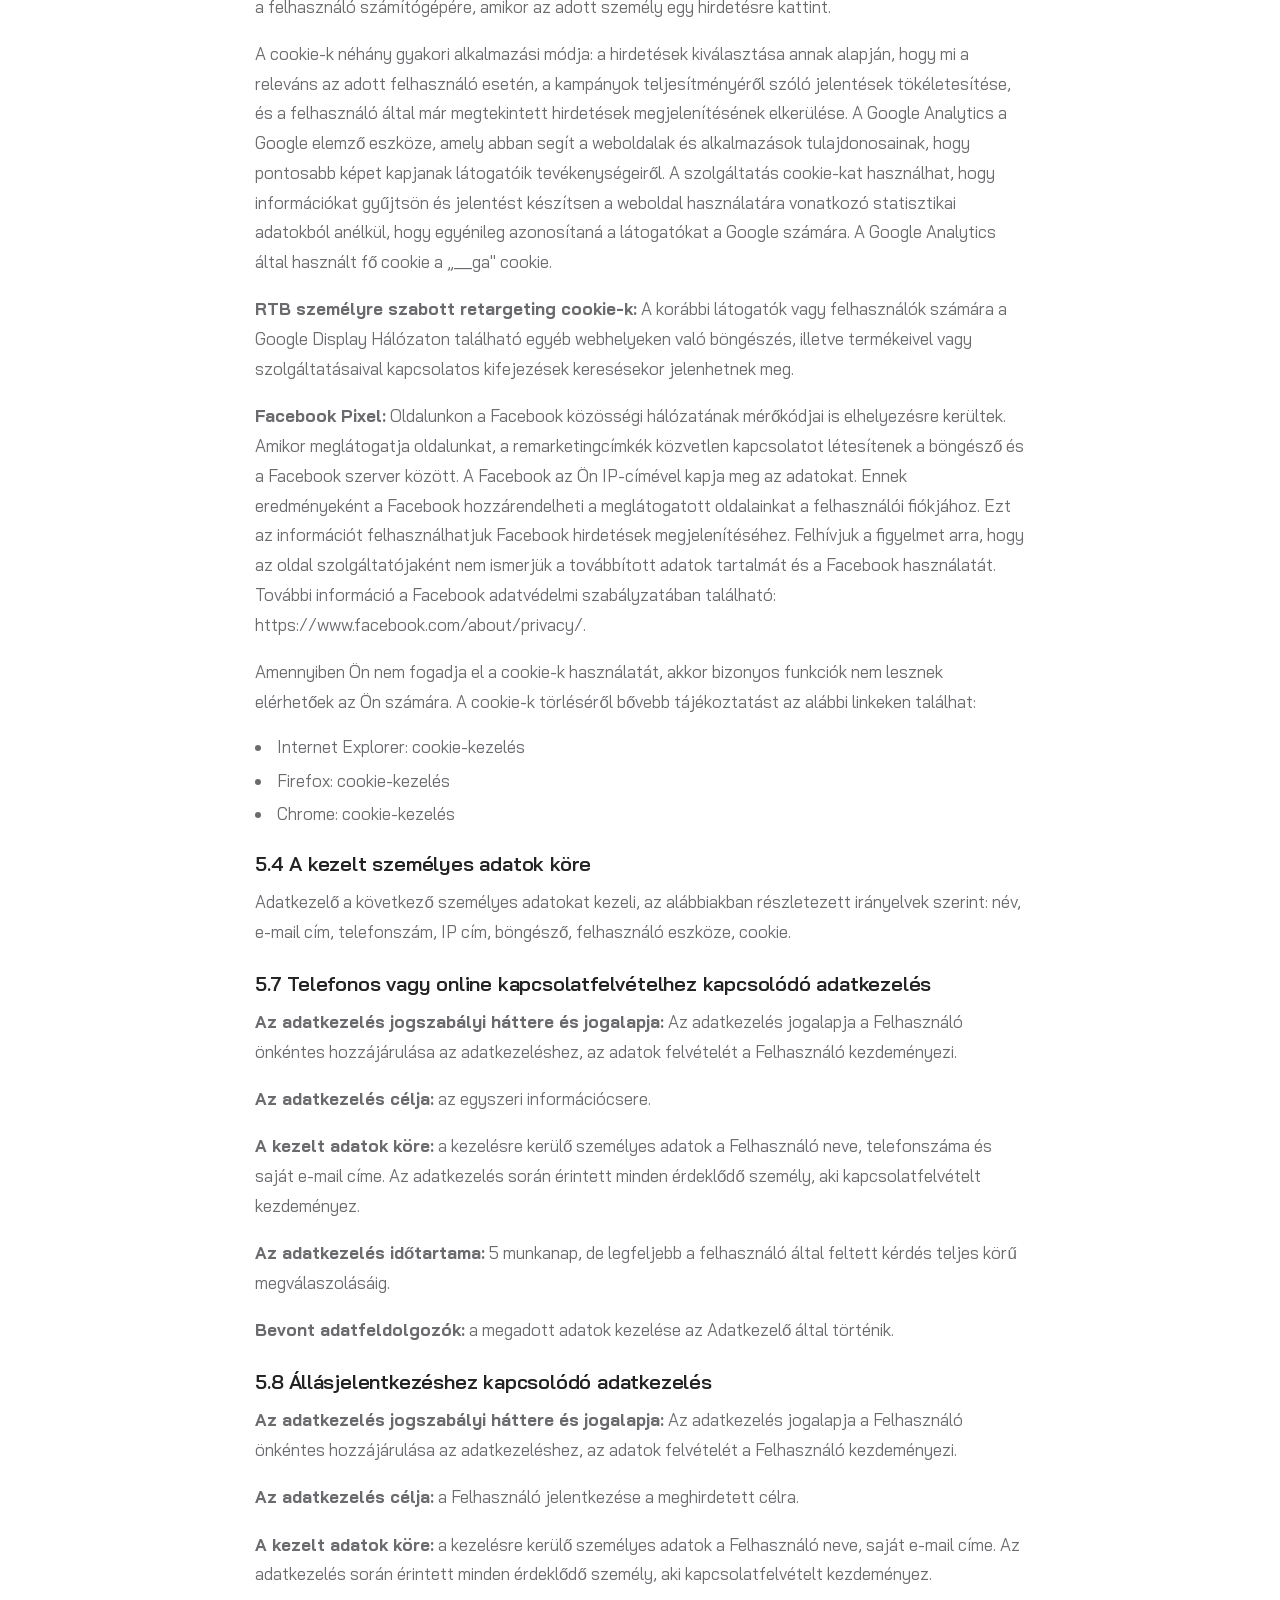
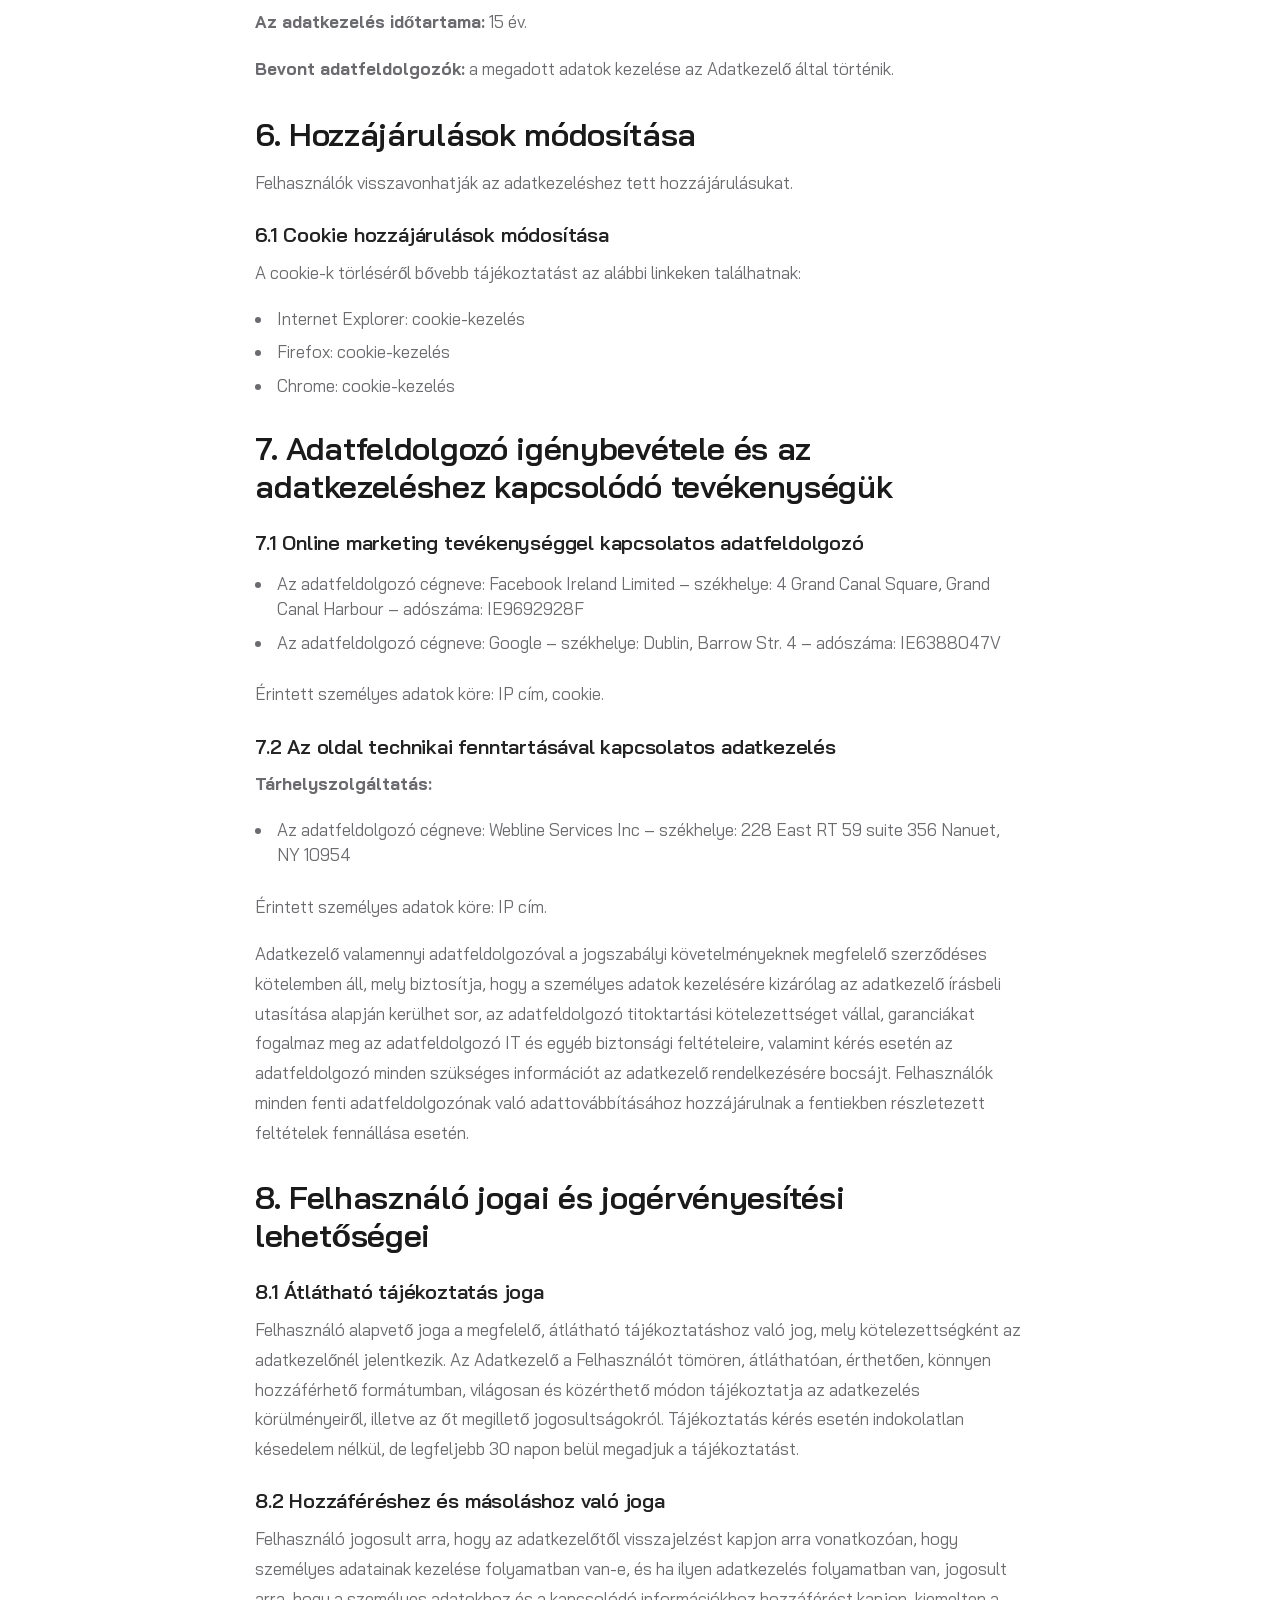
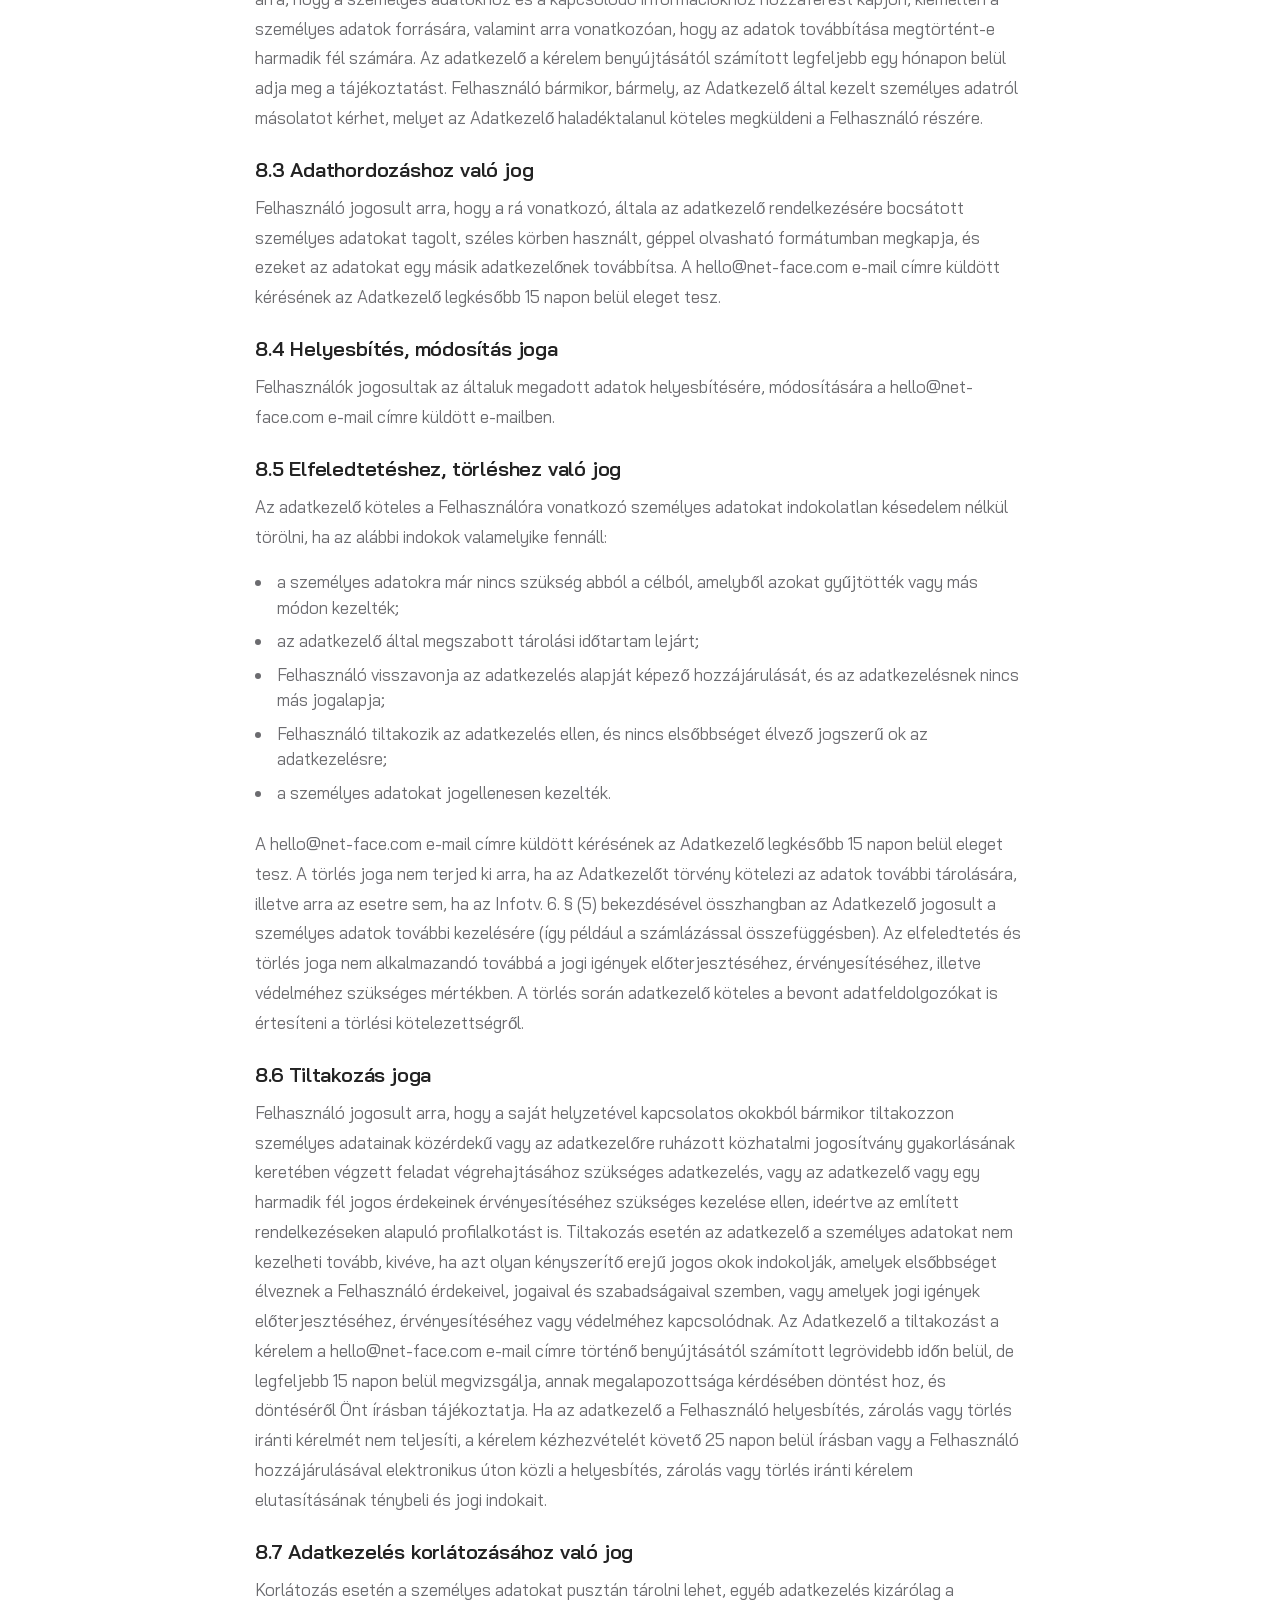
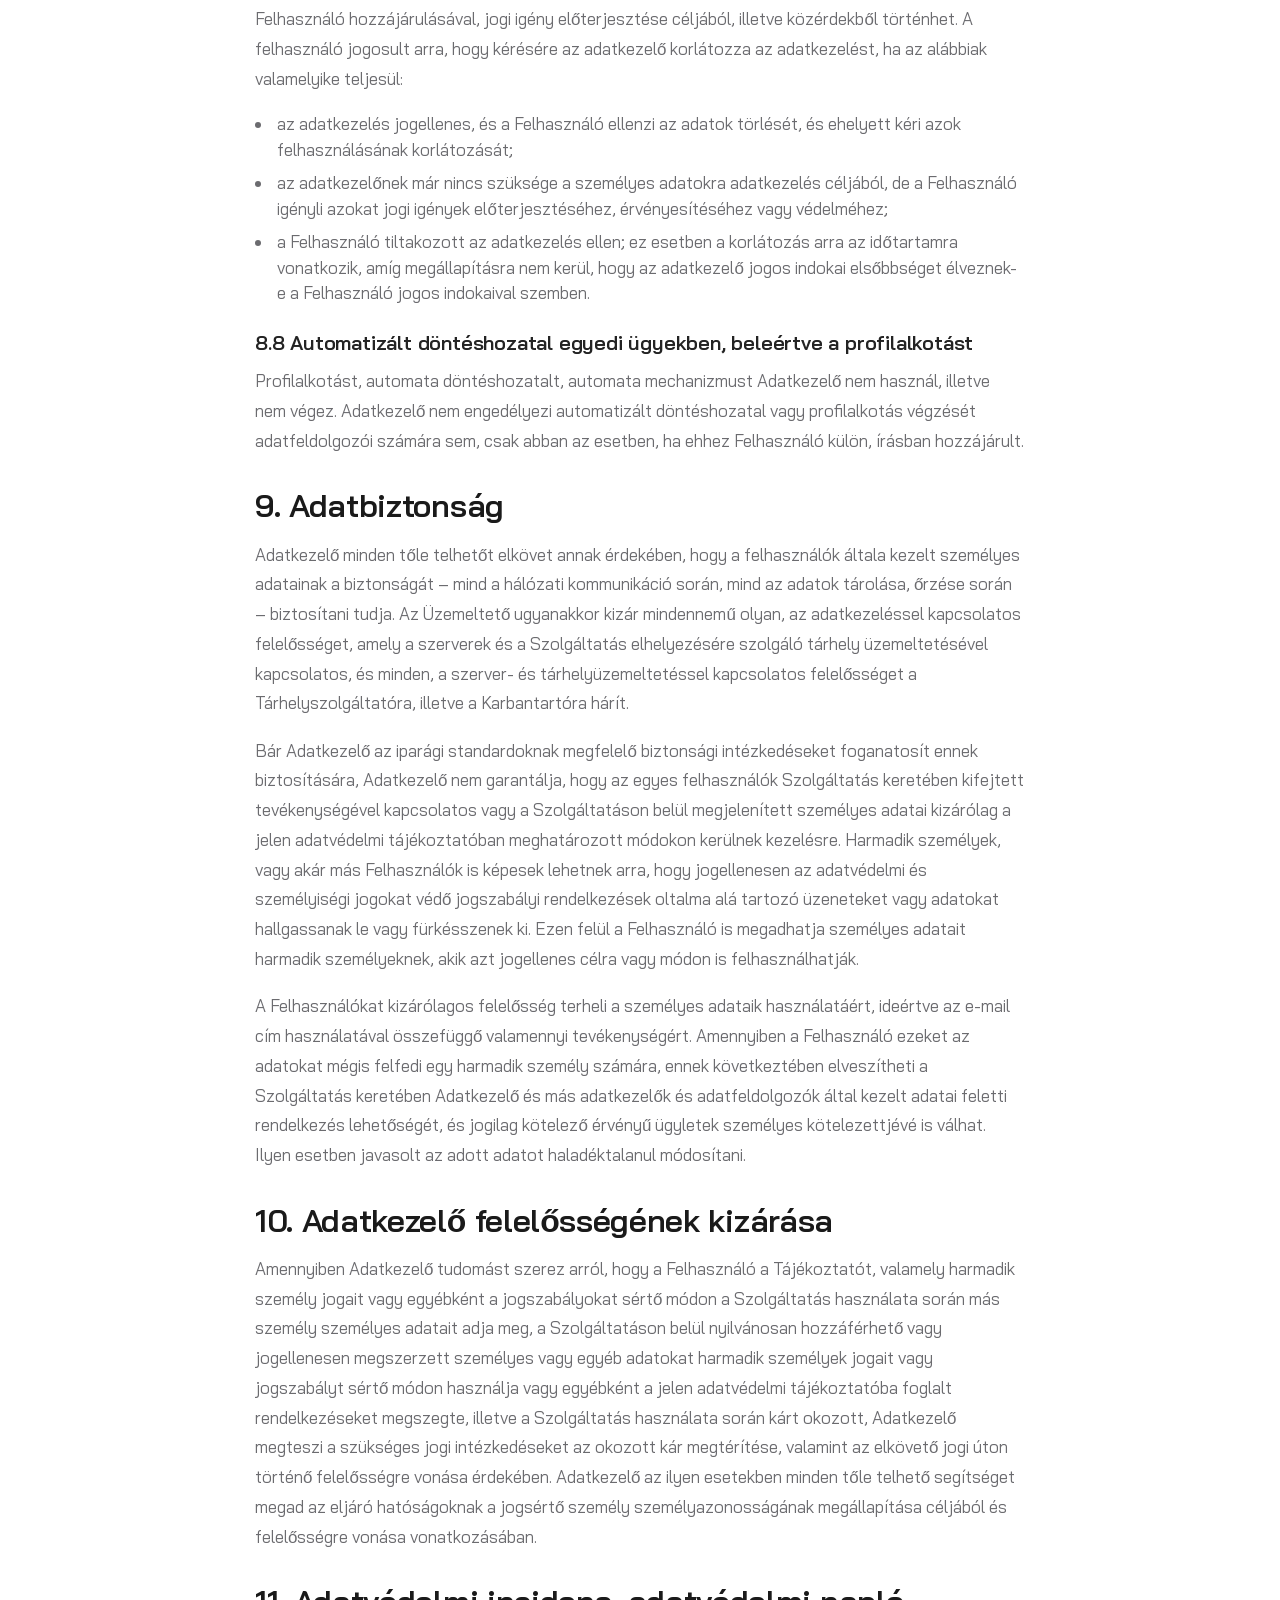
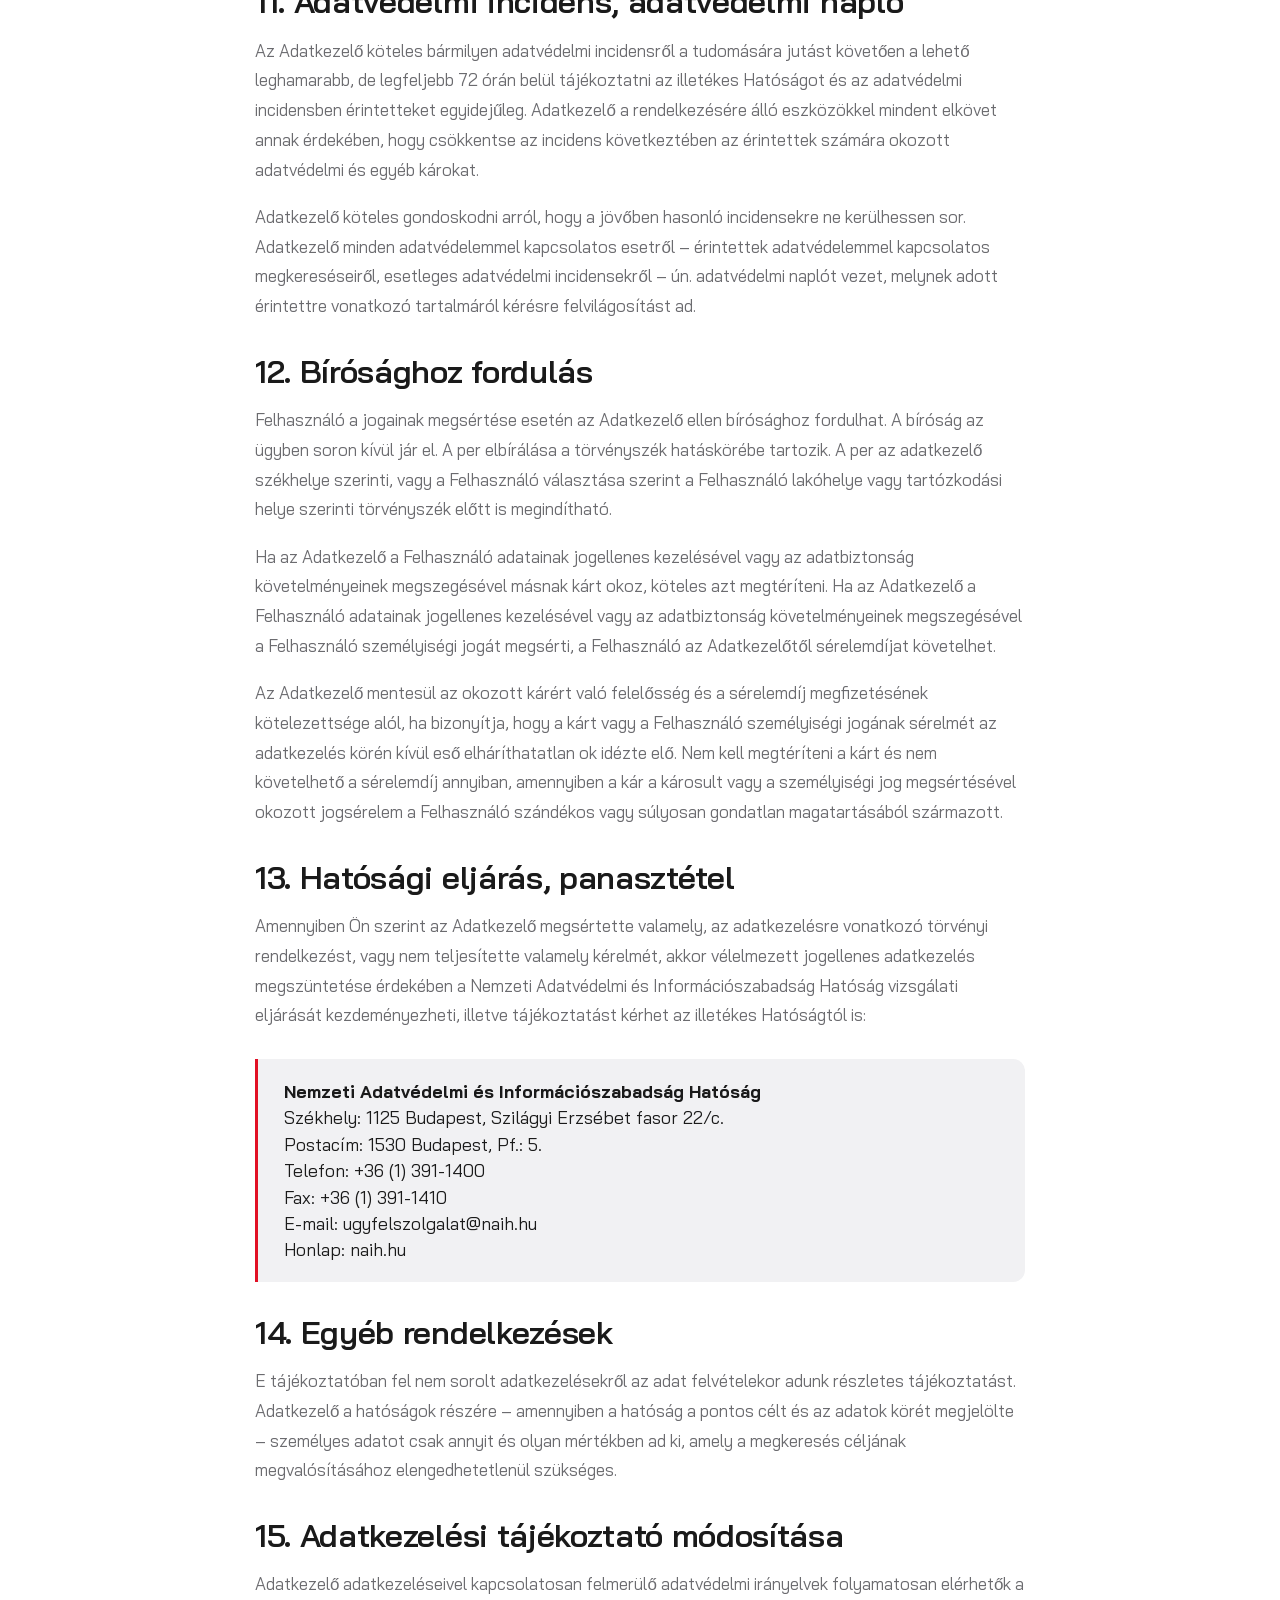
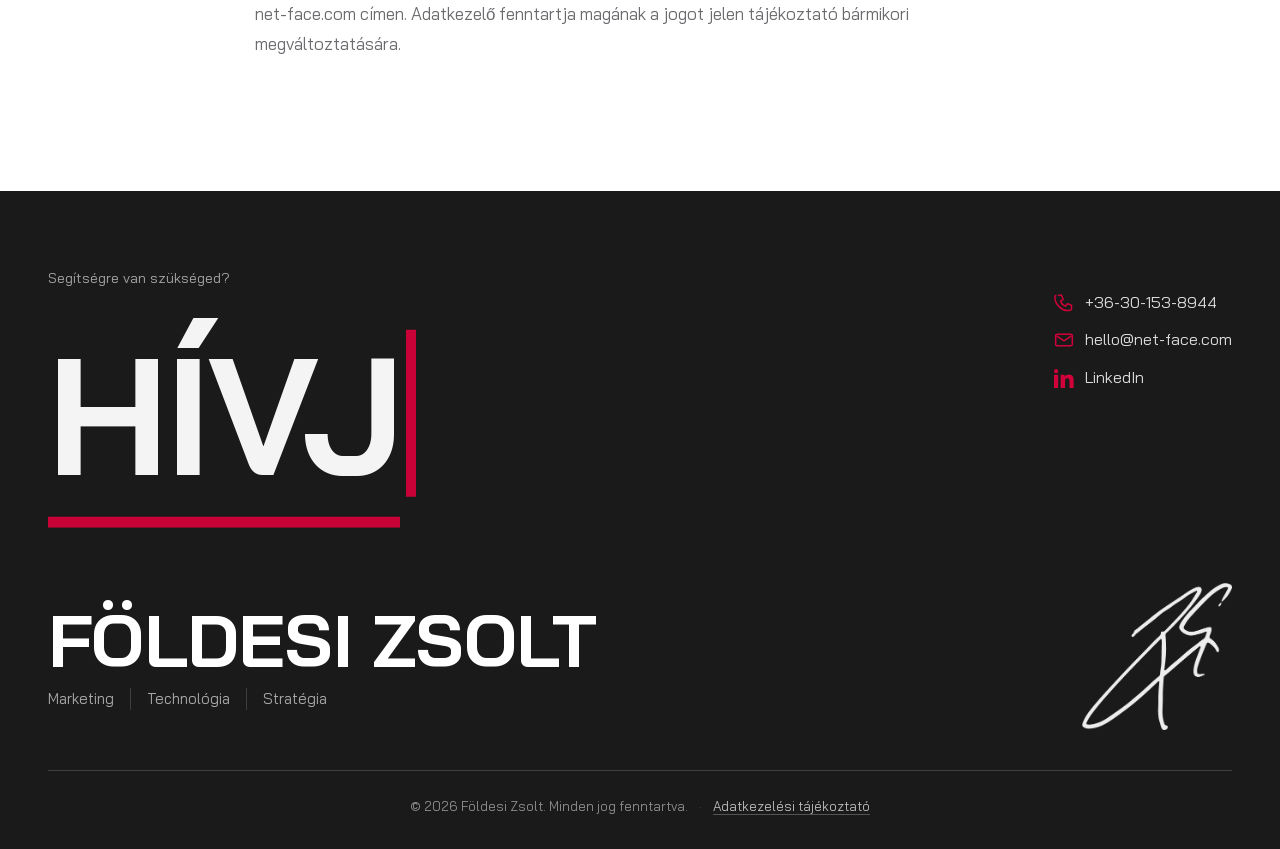
<file: privacy-policy.html>
<!DOCTYPE html>
<html lang="hu">
<head>
  <meta charset="UTF-8" />
  <meta name="viewport" content="width=device-width, initial-scale=1.0" />
  <title>Adatkezelési tájékoztató — Földesi Zsolt</title>
  <meta name="description" content="Adatkezelési tájékoztató a net-face.com weboldalon megadott személyes adatok kezeléséről." />
  <meta name="theme-color" content="#1a1a1a" />
  <meta name="robots" content="noindex" />
  <link rel="icon" type="image/png" href="assets/images/favicon.png" />
  <link rel="preload" href="assets/fonts/bai-jamjuree-latin-400-normal.woff2" as="font" type="font/woff2" crossorigin />
  <link rel="preload" href="assets/fonts/bai-jamjuree-latin-600-normal.woff2" as="font" type="font/woff2" crossorigin />
  <link rel="stylesheet" href="css/style.css" />
</head>
<body>
  <script>try{if(localStorage.getItem('fz-banner-dismissed')==='1')document.body.classList.add('banner-dismissed');}catch(e){}</script>

  <!-- ================= NAVBAR ================= -->
  <header class="navbar is-scrolled" id="navbar">
    <div class="container navbar__inner">
      <a href="index.html" class="logo" aria-label="Földesi Zsolt — home">
        <img src="assets/images/fzs-logo.png" alt="Földesi Zsolt logo" width="170" height="38" />
      </a>
      <nav class="nav-links" id="navLinks" aria-label="Fő navigáció">
        <a href="index.html" data-translate="nav.home">Főoldal</a>
        <a href="index.html#about" data-translate="nav.intro">Bemutatkozás</a>
        <a href="index.html#brands" data-translate="nav.references">Referenciák</a>
        <a href="index.html#services" data-translate="nav.services">Miben segíthetek</a>
        <a href="blog.html" data-translate="nav.blog">Blog</a>
        <a href="index.html#contact" class="btn btn--outline" data-translate="nav.contact">Kapcsolat</a>
      </nav>
      <div class="nav-right">
        <div class="lang-select" id="langSwitch">
          <button type="button" class="lang-select__trigger" id="langTrigger" aria-haspopup="true" aria-expanded="false" aria-label="Nyelvválasztó">
            <img class="lang-flag" id="langFlag" src="assets/images/flag-hu.png" alt="" />
            <span class="lang-code" id="langCode">HU</span>
            <svg class="lang-caret" viewBox="0 0 24 24" width="14" height="14" fill="none" stroke="currentColor" stroke-width="2.4" aria-hidden="true"><path d="M6 9l6 6 6-6"/></svg>
          </button>
          <ul class="lang-select__menu" id="langMenu" role="menu">
            <li><button type="button" data-lang="hu" role="menuitem"><img class="lang-flag" src="assets/images/flag-hu.png" alt="" /><span>Magyar</span></button></li>
            <li><button type="button" data-lang="en" role="menuitem"><img class="lang-flag" src="assets/images/flag-en.png" alt="" /><span>English</span></button></li>
            <li><button type="button" data-lang="de" role="menuitem"><img class="lang-flag" src="assets/images/flag-de.png" alt="" /><span>Deutsch</span></button></li>
          </ul>
        </div>
        <button class="nav-toggle" id="navToggle" aria-label="Menü" aria-expanded="false">
          <span></span><span></span><span></span>
        </button>
      </div>
    </div>
  </header>

  <main>
    <!-- ================= PAGE HERO ================= -->
    <section class="page-hero">
      <div class="container">
        <a href="index.html" class="article-back">
          <svg viewBox="0 0 24 24" width="18" height="18" fill="none" stroke="currentColor" stroke-width="2" aria-hidden="true"><path d="M15 18l-6-6 6-6"/></svg>
          <span data-translate="nav.home">Főoldal</span>
        </a>
        <span class="eyebrow">Jogi információk</span>
        <h1 class="h-display">Adatkezelési tájékoztató</h1>
        <p class="legal__meta">Hatályos: 2026. május 22.</p>
      </div>
    </section>

    <!-- ================= LEGAL BODY ================= -->
    <section class="section legal" style="padding-top: 0">
      <div class="container">
        <div class="article__body">

          <h2>1. Az Adatkezelési Tájékoztató célja</h2>
          <p>Jelen adatkezelési tájékoztató célja, hogy a <a href="https://net-face.com">https://net-face.com</a> honlap látogatói által a weboldal használata során megadott és a Földesi Zsolt E.V. (továbbiakban Adatkezelő) által kezelt személyes és egyéb adatok kezelésére vonatkozó elveket és szabályokat definiálja az adatvédelem elveinek, valamint az adatbiztonság követelményeinek érvényesülése érdekében.</p>

          <h2>2. Az Adatkezelő adatai és elérhetősége</h2>
          <ul class="dotted">
            <li>Az Adatkezelő cég neve: Földesi Zsolt E.V.</li>
            <li>Az Adatkezelő székhelye: 1095 Budapest, Boráros tér 6.</li>
            <li>Az Adatkezelő telefonszáma: +36 30 153 8944</li>
            <li>Adószáma: 69395213-1-42</li>
            <li>E-mail cím: hello@net-face.com</li>
            <li>Adatkezelő által üzemeltetett honlap: net-face.com</li>
          </ul>

          <h2>3. Általános rendelkezések</h2>
          <p>Adatkezelő a személyes adatokat kizárólag az adott törvényes célból és a cél megvalósulásához szükséges mértékben, bizalmasan, pontosan és naprakészen, azok integritását megőrizve, a hatályos jogszabályi előírásokkal összhangban kezeli, gondoskodik azok biztonságáról, valamint megteszi a szükséges adminisztratív, logikai, fizikai biztonsági és szervezési intézkedéseket, valamint kialakítja azokat az eljárási szabályokat, amelyek a hatályos jogszabályok vonatkozó rendelkezéseinek érvényre juttatásához szükségesek.</p>
          <p>Az Adatkezelő az adatkezelés során megőrzi:</p>
          <ul class="dotted">
            <li>a titkosságot: megvédi az információt, hogy csak az férhessen hozzá, aki erre jogosult;</li>
            <li>a sértetlenséget: megvédi az információnak és a feldolgozás módszerének a pontosságát és teljességét;</li>
            <li>a rendelkezésre állást: gondoskodik arról, hogy amikor a jogosult használónak szüksége van rá, valóban hozzá tudjon férni a kívánt információhoz, és rendelkezésre álljanak az ezzel kapcsolatos eszközök.</li>
          </ul>
          <p>Az Adatkezelő kötelezettséget vállal arra, hogy tevékenységével kapcsolatos minden adatkezelés megfelel a jelen adatkezelési tájékoztatóban és a releváns hatályos jogszabályokban leírtaknak.</p>

          <h2>4. Jogszabályi háttér</h2>
          <p>A személyes adatok kezelésével kapcsolatos jogszabályi előírásokat az Adatkezelő az adatkezelés minden fázisában köteles betartani. Az Adatkezelő által végzett adatkezelésre elsősorban az alábbi jogszabályokban rögzített rendelkezések az irányadóak:</p>
          <ul class="dotted">
            <li>a Polgári Törvénykönyvről szóló 2013. évi V. törvény („Ptk.");</li>
            <li>Az Európai Parlament és a Tanács (EU) 2016/679 rendelete (2016. április 27.) – a természetes személyeknek a személyes adatok kezelése tekintetében történő védelméről és az ilyen adatok szabad áramlásáról, valamint a 95/46/EK rendelet hatályon kívül helyezéséről (általános adatvédelmi rendelet, GDPR);</li>
            <li>az információs önrendelkezési jogról és az információszabadságról szóló 2011. évi CXII. törvény („Adatvédelmi tv.").</li>
          </ul>

          <h2>5. A honlapon végzett adatkezelések jogszabályi háttere, jogalapja, célja, a kezelt személyes adatok köre, valamint az adatkezelés időtartama</h2>

          <h3>5.1 A cookie-k használatával kapcsolatos tájékoztatás</h3>
          <p><strong>Mi az a cookie?</strong> Az Adatkezelő a honlap látogatása során úgynevezett cookie-kat (sütiket) használ. A cookie betűből és számokból álló információcsomag, amit a net-face.com oldal az Ön böngészőjének küld el azzal a céllal, hogy elmentse bizonyos beállításait, megkönnyítse a honlapunk használatát és közreműködik abban, hogy néhány releváns, statisztikai jellegű információt gyűjtsünk a látogatóinkról. A cookie-k (sütik) nem tartalmaznak személyes információkat, és nem alkalmasak az egyéni felhasználó azonosítására. A cookie-k (sütik) gyakran olyan egyéni azonosítót tartalmaznak – egy titkos, véletlenül generált számsort – amelyet az Ön eszköze tárol. Néhány cookie (süti) a honlap bezárása után megszűnik, néhány pedig hosszabb időre tárolásra kerül számítógépén.</p>
          <p><strong>A cookie-k jogszabályi háttere és jogalapja:</strong> Az adatkezelés hátterét az információs önrendelkezési jogról és az információszabadságról szóló 2011. évi CXII. törvény (Infotv.) és az elektronikus kereskedelmi szolgáltatások, valamint az információs társadalommal összefüggő szolgáltatások egyes kérdéseiről szóló 2001. évi CVIII. törvény rendelkezései jelentik. Az adatkezelés jogalapja az Infotv. 5. § (1) bekezdés a) pontjával összhangban az Ön hozzájárulása.</p>
          <p><strong>A honlap által használt cookie-k főbb jellemzői:</strong></p>
          <ul class="dotted">
            <li><strong>Munkamenet cookie:</strong> Ezek a sütik a látogató tartózkodási helyét, a böngésző nyelvét, a fizetés pénznemét tárolják. Élettartamuk a böngésző bezárása, vagy maximum 2 óra. Adatkezelés időtartama: 2 óra.</li>
            <li><strong>Referer cookie-k:</strong> Azt rögzítik, hogy a látogató milyen külső oldalról érkezett az oldalra. Élettartamuk a böngésző bezárásáig tart.</li>
            <li><strong>Mobil verzió, design cookie:</strong> Érzékeli a látogató által használt eszközt, és mobilon átvált teljes nézetre. Élettartama 365 nap. Adatkezelés időtartama: 365 nap.</li>
            <li><strong>Cookie elfogadás cookie:</strong> Az oldalra érkezéskor a figyelmeztető ablakban elfogadja a cookie-k tárolásáról szóló nyilatkozatot. Élettartama 365 nap. Adatkezelés időtartama: 365 nap.</li>
            <li><strong>Intelligens ajánlat cookie:</strong> Intelligens ajánlatok megjelenítésének feltételeit rögzíti (pl. volt-e már az oldalon a látogató). Élettartama 30 nap. Adatkezelés időtartama: 30 nap.</li>
            <li><strong>Backend azonosító cookie:</strong> Az oldalt kiszolgáló backend szerver azonosítója. Élettartama a böngésző bezárásáig tart. Adatkezelés időtartama: böngésző bezárásáig.</li>
          </ul>
          <p><strong>Google Analytics cookie:</strong> Amikor valaki meglátogatja az oldalunkat, a látogató cookie azonosítója hozzáadódik a látogatói listához, amely későbbi remarketinghez használható fel. A Google cookie-kat – például a NID és SID cookie-kat – használ a Google-termékekben, így például a Google Keresésben látható hirdetések testreszabásához. Az ilyen cookie-kat például arra használja, hogy megjegyezze az Ön legutóbbi kereséseit, az egyes hirdetők hirdetéseivel vagy a keresési eredményekkel való korábbi interakcióit, továbbá a hirdetők webhelyein tett látogatásait. Az Analytics konverziókövetés funkciója cookie-kat használ. A hirdetésből eredő értékesítések és egyéb konverziók követésére cookie-kat ment a felhasználó számítógépére, amikor az adott személy egy hirdetésre kattint.</p>
          <p>A cookie-k néhány gyakori alkalmazási módja: a hirdetések kiválasztása annak alapján, hogy mi a releváns az adott felhasználó esetén, a kampányok teljesítményéről szóló jelentések tökéletesítése, és a felhasználó által már megtekintett hirdetések megjelenítésének elkerülése. A Google Analytics a Google elemző eszköze, amely abban segít a weboldalak és alkalmazások tulajdonosainak, hogy pontosabb képet kapjanak látogatóik tevékenységeiről. A szolgáltatás cookie-kat használhat, hogy információkat gyűjtsön és jelentést készítsen a weboldal használatára vonatkozó statisztikai adatokból anélkül, hogy egyénileg azonosítaná a látogatókat a Google számára. A Google Analytics által használt fő cookie a „__ga" cookie.</p>
          <p><strong>RTB személyre szabott retargeting cookie-k:</strong> A korábbi látogatók vagy felhasználók számára a Google Display Hálózaton található egyéb webhelyeken való böngészés, illetve termékeivel vagy szolgáltatásaival kapcsolatos kifejezések keresésekor jelenhetnek meg.</p>
          <p><strong>Facebook Pixel:</strong> Oldalunkon a Facebook közösségi hálózatának mérőkódjai is elhelyezésre kerültek. Amikor meglátogatja oldalunkat, a remarketingcímkék közvetlen kapcsolatot létesítenek a böngésző és a Facebook szerver között. A Facebook az Ön IP-címével kapja meg az adatokat. Ennek eredményeként a Facebook hozzárendelheti a meglátogatott oldalainkat a felhasználói fiókjához. Ezt az információt felhasználhatjuk Facebook hirdetések megjelenítéséhez. Felhívjuk a figyelmet arra, hogy az oldal szolgáltatójaként nem ismerjük a továbbított adatok tartalmát és a Facebook használatát. További információ a Facebook adatvédelmi szabályzatában található: <a href="https://www.facebook.com/about/privacy/" target="_blank" rel="noopener">https://www.facebook.com/about/privacy/</a>.</p>
          <p>Amennyiben Ön nem fogadja el a cookie-k használatát, akkor bizonyos funkciók nem lesznek elérhetőek az Ön számára. A cookie-k törléséről bővebb tájékoztatást az alábbi linkeken találhat:</p>
          <ul class="dotted">
            <li>Internet Explorer: <a href="http://windows.microsoft.com/en-us/internet-explorer/delete-manage-cookies#ie=ie-11" target="_blank" rel="noopener">cookie-kezelés</a></li>
            <li>Firefox: <a href="https://support.mozilla.org/en-US/kb/cookies-information-websites-store-on-your-computer" target="_blank" rel="noopener">cookie-kezelés</a></li>
            <li>Chrome: <a href="https://support.google.com/chrome/answer/95647?hl=en" target="_blank" rel="noopener">cookie-kezelés</a></li>
          </ul>

          <h3>5.4 A kezelt személyes adatok köre</h3>
          <p>Adatkezelő a következő személyes adatokat kezeli, az alábbiakban részletezett irányelvek szerint: név, e-mail cím, telefonszám, IP cím, böngésző, felhasználó eszköze, cookie.</p>

          <h3>5.7 Telefonos vagy online kapcsolatfelvételhez kapcsolódó adatkezelés</h3>
          <p><strong>Az adatkezelés jogszabályi háttere és jogalapja:</strong> Az adatkezelés jogalapja a Felhasználó önkéntes hozzájárulása az adatkezeléshez, az adatok felvételét a Felhasználó kezdeményezi.</p>
          <p><strong>Az adatkezelés célja:</strong> az egyszeri információcsere.</p>
          <p><strong>A kezelt adatok köre:</strong> a kezelésre kerülő személyes adatok a Felhasználó neve, telefonszáma és saját e-mail címe. Az adatkezelés során érintett minden érdeklődő személy, aki kapcsolatfelvételt kezdeményez.</p>
          <p><strong>Az adatkezelés időtartama:</strong> 5 munkanap, de legfeljebb a felhasználó által feltett kérdés teljes körű megválaszolásáig.</p>
          <p><strong>Bevont adatfeldolgozók:</strong> a megadott adatok kezelése az Adatkezelő által történik.</p>

          <h3>5.8 Állásjelentkezéshez kapcsolódó adatkezelés</h3>
          <p><strong>Az adatkezelés jogszabályi háttere és jogalapja:</strong> Az adatkezelés jogalapja a Felhasználó önkéntes hozzájárulása az adatkezeléshez, az adatok felvételét a Felhasználó kezdeményezi.</p>
          <p><strong>Az adatkezelés célja:</strong> a Felhasználó jelentkezése a meghirdetett célra.</p>
          <p><strong>A kezelt adatok köre:</strong> a kezelésre kerülő személyes adatok a Felhasználó neve, saját e-mail címe. Az adatkezelés során érintett minden érdeklődő személy, aki kapcsolatfelvételt kezdeményez.</p>
          <p><strong>Az adatkezelés időtartama:</strong> 15 év.</p>
          <p><strong>Bevont adatfeldolgozók:</strong> a megadott adatok kezelése az Adatkezelő által történik.</p>

          <h2>6. Hozzájárulások módosítása</h2>
          <p>Felhasználók visszavonhatják az adatkezeléshez tett hozzájárulásukat.</p>
          <h3>6.1 Cookie hozzájárulások módosítása</h3>
          <p>A cookie-k törléséről bővebb tájékoztatást az alábbi linkeken találhatnak:</p>
          <ul class="dotted">
            <li>Internet Explorer: <a href="http://windows.microsoft.com/en-us/internet-explorer/delete-manage-cookies#ie=ie-11" target="_blank" rel="noopener">cookie-kezelés</a></li>
            <li>Firefox: <a href="https://support.mozilla.org/en-US/kb/cookies-information-websites-store-on-your-computer" target="_blank" rel="noopener">cookie-kezelés</a></li>
            <li>Chrome: <a href="https://support.google.com/chrome/answer/95647?hl=en" target="_blank" rel="noopener">cookie-kezelés</a></li>
          </ul>

          <h2>7. Adatfeldolgozó igénybevétele és az adatkezeléshez kapcsolódó tevékenységük</h2>
          <h3>7.1 Online marketing tevékenységgel kapcsolatos adatfeldolgozó</h3>
          <ul class="dotted">
            <li>Az adatfeldolgozó cégneve: Facebook Ireland Limited – székhelye: 4 Grand Canal Square, Grand Canal Harbour – adószáma: IE9692928F</li>
            <li>Az adatfeldolgozó cégneve: Google – székhelye: Dublin, Barrow Str. 4 – adószáma: IE6388047V</li>
          </ul>
          <p>Érintett személyes adatok köre: IP cím, cookie.</p>
          <h3>7.2 Az oldal technikai fenntartásával kapcsolatos adatkezelés</h3>
          <p><strong>Tárhelyszolgáltatás:</strong></p>
          <ul class="dotted">
            <li>Az adatfeldolgozó cégneve: Webline Services Inc – székhelye: 228 East RT 59 suite 356 Nanuet, NY 10954</li>
          </ul>
          <p>Érintett személyes adatok köre: IP cím.</p>
          <p>Adatkezelő valamennyi adatfeldolgozóval a jogszabályi követelményeknek megfelelő szerződéses kötelemben áll, mely biztosítja, hogy a személyes adatok kezelésére kizárólag az adatkezelő írásbeli utasítása alapján kerülhet sor, az adatfeldolgozó titoktartási kötelezettséget vállal, garanciákat fogalmaz meg az adatfeldolgozó IT és egyéb biztonsági feltételeire, valamint kérés esetén az adatfeldolgozó minden szükséges információt az adatkezelő rendelkezésére bocsájt. Felhasználók minden fenti adatfeldolgozónak való adattovábbításához hozzájárulnak a fentiekben részletezett feltételek fennállása esetén.</p>

          <h2>8. Felhasználó jogai és jogérvényesítési lehetőségei</h2>
          <h3>8.1 Átlátható tájékoztatás joga</h3>
          <p>Felhasználó alapvető joga a megfelelő, átlátható tájékoztatáshoz való jog, mely kötelezettségként az adatkezelőnél jelentkezik. Az Adatkezelő a Felhasználót tömören, átláthatóan, érthetően, könnyen hozzáférhető formátumban, világosan és közérthető módon tájékoztatja az adatkezelés körülményeiről, illetve az őt megillető jogosultságokról. Tájékoztatás kérés esetén indokolatlan késedelem nélkül, de legfeljebb 30 napon belül megadjuk a tájékoztatást.</p>
          <h3>8.2 Hozzáféréshez és másoláshoz való joga</h3>
          <p>Felhasználó jogosult arra, hogy az adatkezelőtől visszajelzést kapjon arra vonatkozóan, hogy személyes adatainak kezelése folyamatban van-e, és ha ilyen adatkezelés folyamatban van, jogosult arra, hogy a személyes adatokhoz és a kapcsolódó információkhoz hozzáférést kapjon, kiemelten a személyes adatok forrására, valamint arra vonatkozóan, hogy az adatok továbbítása megtörtént-e harmadik fél számára. Az adatkezelő a kérelem benyújtásától számított legfeljebb egy hónapon belül adja meg a tájékoztatást. Felhasználó bármikor, bármely, az Adatkezelő által kezelt személyes adatról másolatot kérhet, melyet az Adatkezelő haladéktalanul köteles megküldeni a Felhasználó részére.</p>
          <h3>8.3 Adathordozáshoz való jog</h3>
          <p>Felhasználó jogosult arra, hogy a rá vonatkozó, általa az adatkezelő rendelkezésére bocsátott személyes adatokat tagolt, széles körben használt, géppel olvasható formátumban megkapja, és ezeket az adatokat egy másik adatkezelőnek továbbítsa. A hello@net-face.com e-mail címre küldött kérésének az Adatkezelő legkésőbb 15 napon belül eleget tesz.</p>
          <h3>8.4 Helyesbítés, módosítás joga</h3>
          <p>Felhasználók jogosultak az általuk megadott adatok helyesbítésére, módosítására a hello@net-face.com e-mail címre küldött e-mailben.</p>
          <h3>8.5 Elfeledtetéshez, törléshez való jog</h3>
          <p>Az adatkezelő köteles a Felhasználóra vonatkozó személyes adatokat indokolatlan késedelem nélkül törölni, ha az alábbi indokok valamelyike fennáll:</p>
          <ul class="dotted">
            <li>a személyes adatokra már nincs szükség abból a célból, amelyből azokat gyűjtötték vagy más módon kezelték;</li>
            <li>az adatkezelő által megszabott tárolási időtartam lejárt;</li>
            <li>Felhasználó visszavonja az adatkezelés alapját képező hozzájárulását, és az adatkezelésnek nincs más jogalapja;</li>
            <li>Felhasználó tiltakozik az adatkezelés ellen, és nincs elsőbbséget élvező jogszerű ok az adatkezelésre;</li>
            <li>a személyes adatokat jogellenesen kezelték.</li>
          </ul>
          <p>A hello@net-face.com e-mail címre küldött kérésének az Adatkezelő legkésőbb 15 napon belül eleget tesz. A törlés joga nem terjed ki arra, ha az Adatkezelőt törvény kötelezi az adatok további tárolására, illetve arra az esetre sem, ha az Infotv. 6. § (5) bekezdésével összhangban az Adatkezelő jogosult a személyes adatok további kezelésére (így például a számlázással összefüggésben). Az elfeledtetés és törlés joga nem alkalmazandó továbbá a jogi igények előterjesztéséhez, érvényesítéséhez, illetve védelméhez szükséges mértékben. A törlés során adatkezelő köteles a bevont adatfeldolgozókat is értesíteni a törlési kötelezettségről.</p>
          <h3>8.6 Tiltakozás joga</h3>
          <p>Felhasználó jogosult arra, hogy a saját helyzetével kapcsolatos okokból bármikor tiltakozzon személyes adatainak közérdekű vagy az adatkezelőre ruházott közhatalmi jogosítvány gyakorlásának keretében végzett feladat végrehajtásához szükséges adatkezelés, vagy az adatkezelő vagy egy harmadik fél jogos érdekeinek érvényesítéséhez szükséges kezelése ellen, ideértve az említett rendelkezéseken alapuló profilalkotást is. Tiltakozás esetén az adatkezelő a személyes adatokat nem kezelheti tovább, kivéve, ha azt olyan kényszerítő erejű jogos okok indokolják, amelyek elsőbbséget élveznek a Felhasználó érdekeivel, jogaival és szabadságaival szemben, vagy amelyek jogi igények előterjesztéséhez, érvényesítéséhez vagy védelméhez kapcsolódnak. Az Adatkezelő a tiltakozást a kérelem a hello@net-face.com e-mail címre történő benyújtásától számított legrövidebb időn belül, de legfeljebb 15 napon belül megvizsgálja, annak megalapozottsága kérdésében döntést hoz, és döntéséről Önt írásban tájékoztatja. Ha az adatkezelő a Felhasználó helyesbítés, zárolás vagy törlés iránti kérelmét nem teljesíti, a kérelem kézhezvételét követő 25 napon belül írásban vagy a Felhasználó hozzájárulásával elektronikus úton közli a helyesbítés, zárolás vagy törlés iránti kérelem elutasításának ténybeli és jogi indokait.</p>
          <h3>8.7 Adatkezelés korlátozásához való jog</h3>
          <p>Korlátozás esetén a személyes adatokat pusztán tárolni lehet, egyéb adatkezelés kizárólag a Felhasználó hozzájárulásával, jogi igény előterjesztése céljából, illetve közérdekből történhet. A felhasználó jogosult arra, hogy kérésére az adatkezelő korlátozza az adatkezelést, ha az alábbiak valamelyike teljesül:</p>
          <ul class="dotted">
            <li>az adatkezelés jogellenes, és a Felhasználó ellenzi az adatok törlését, és ehelyett kéri azok felhasználásának korlátozását;</li>
            <li>az adatkezelőnek már nincs szüksége a személyes adatokra adatkezelés céljából, de a Felhasználó igényli azokat jogi igények előterjesztéséhez, érvényesítéséhez vagy védelméhez;</li>
            <li>a Felhasználó tiltakozott az adatkezelés ellen; ez esetben a korlátozás arra az időtartamra vonatkozik, amíg megállapításra nem kerül, hogy az adatkezelő jogos indokai elsőbbséget élveznek-e a Felhasználó jogos indokaival szemben.</li>
          </ul>
          <h3>8.8 Automatizált döntéshozatal egyedi ügyekben, beleértve a profilalkotást</h3>
          <p>Profilalkotást, automata döntéshozatalt, automata mechanizmust Adatkezelő nem használ, illetve nem végez. Adatkezelő nem engedélyezi automatizált döntéshozatal vagy profilalkotás végzését adatfeldolgozói számára sem, csak abban az esetben, ha ehhez Felhasználó külön, írásban hozzájárult.</p>

          <h2>9. Adatbiztonság</h2>
          <p>Adatkezelő minden tőle telhetőt elkövet annak érdekében, hogy a felhasználók általa kezelt személyes adatainak a biztonságát – mind a hálózati kommunikáció során, mind az adatok tárolása, őrzése során – biztosítani tudja. Az Üzemeltető ugyanakkor kizár mindennemű olyan, az adatkezeléssel kapcsolatos felelősséget, amely a szerverek és a Szolgáltatás elhelyezésére szolgáló tárhely üzemeltetésével kapcsolatos, és minden, a szerver- és tárhelyüzemeltetéssel kapcsolatos felelősséget a Tárhelyszolgáltatóra, illetve a Karbantartóra hárít.</p>
          <p>Bár Adatkezelő az iparági standardoknak megfelelő biztonsági intézkedéseket foganatosít ennek biztosítására, Adatkezelő nem garantálja, hogy az egyes felhasználók Szolgáltatás keretében kifejtett tevékenységével kapcsolatos vagy a Szolgáltatáson belül megjelenített személyes adatai kizárólag a jelen adatvédelmi tájékoztatóban meghatározott módokon kerülnek kezelésre. Harmadik személyek, vagy akár más Felhasználók is képesek lehetnek arra, hogy jogellenesen az adatvédelmi és személyiségi jogokat védő jogszabályi rendelkezések oltalma alá tartozó üzeneteket vagy adatokat hallgassanak le vagy fürkésszenek ki. Ezen felül a Felhasználó is megadhatja személyes adatait harmadik személyeknek, akik azt jogellenes célra vagy módon is felhasználhatják.</p>
          <p>A Felhasználókat kizárólagos felelősség terheli a személyes adataik használatáért, ideértve az e-mail cím használatával összefüggő valamennyi tevékenységért. Amennyiben a Felhasználó ezeket az adatokat mégis felfedi egy harmadik személy számára, ennek következtében elveszítheti a Szolgáltatás keretében Adatkezelő és más adatkezelők és adatfeldolgozók által kezelt adatai feletti rendelkezés lehetőségét, és jogilag kötelező érvényű ügyletek személyes kötelezettjévé is válhat. Ilyen esetben javasolt az adott adatot haladéktalanul módosítani.</p>

          <h2>10. Adatkezelő felelősségének kizárása</h2>
          <p>Amennyiben Adatkezelő tudomást szerez arról, hogy a Felhasználó a Tájékoztatót, valamely harmadik személy jogait vagy egyébként a jogszabályokat sértő módon a Szolgáltatás használata során más személy személyes adatait adja meg, a Szolgáltatáson belül nyilvánosan hozzáférhető vagy jogellenesen megszerzett személyes vagy egyéb adatokat harmadik személyek jogait vagy jogszabályt sértő módon használja vagy egyébként a jelen adatvédelmi tájékoztatóba foglalt rendelkezéseket megszegte, illetve a Szolgáltatás használata során kárt okozott, Adatkezelő megteszi a szükséges jogi intézkedéseket az okozott kár megtérítése, valamint az elkövető jogi úton történő felelősségre vonása érdekében. Adatkezelő az ilyen esetekben minden tőle telhető segítséget megad az eljáró hatóságoknak a jogsértő személy személyazonosságának megállapítása céljából és felelősségre vonása vonatkozásában.</p>

          <h2>11. Adatvédelmi incidens, adatvédelmi napló</h2>
          <p>Az Adatkezelő köteles bármilyen adatvédelmi incidensről a tudomására jutást követően a lehető leghamarabb, de legfeljebb 72 órán belül tájékoztatni az illetékes Hatóságot és az adatvédelmi incidensben érintetteket egyidejűleg. Adatkezelő a rendelkezésére álló eszközökkel mindent elkövet annak érdekében, hogy csökkentse az incidens következtében az érintettek számára okozott adatvédelmi és egyéb károkat.</p>
          <p>Adatkezelő köteles gondoskodni arról, hogy a jövőben hasonló incidensekre ne kerülhessen sor. Adatkezelő minden adatvédelemmel kapcsolatos esetről – érintettek adatvédelemmel kapcsolatos megkereséseiről, esetleges adatvédelmi incidensekről – ún. adatvédelmi naplót vezet, melynek adott érintettre vonatkozó tartalmáról kérésre felvilágosítást ad.</p>

          <h2>12. Bírósághoz fordulás</h2>
          <p>Felhasználó a jogainak megsértése esetén az Adatkezelő ellen bírósághoz fordulhat. A bíróság az ügyben soron kívül jár el. A per elbírálása a törvényszék hatáskörébe tartozik. A per az adatkezelő székhelye szerinti, vagy a Felhasználó választása szerint a Felhasználó lakóhelye vagy tartózkodási helye szerinti törvényszék előtt is megindítható.</p>
          <p>Ha az Adatkezelő a Felhasználó adatainak jogellenes kezelésével vagy az adatbiztonság követelményeinek megszegésével másnak kárt okoz, köteles azt megtéríteni. Ha az Adatkezelő a Felhasználó adatainak jogellenes kezelésével vagy az adatbiztonság követelményeinek megszegésével a Felhasználó személyiségi jogát megsérti, a Felhasználó az Adatkezelőtől sérelemdíjat követelhet.</p>
          <p>Az Adatkezelő mentesül az okozott kárért való felelősség és a sérelemdíj megfizetésének kötelezettsége alól, ha bizonyítja, hogy a kárt vagy a Felhasználó személyiségi jogának sérelmét az adatkezelés körén kívül eső elháríthatatlan ok idézte elő. Nem kell megtéríteni a kárt és nem követelhető a sérelemdíj annyiban, amennyiben a kár a károsult vagy a személyiségi jog megsértésével okozott jogsérelem a Felhasználó szándékos vagy súlyosan gondatlan magatartásából származott.</p>

          <h2>13. Hatósági eljárás, panasztétel</h2>
          <p>Amennyiben Ön szerint az Adatkezelő megsértette valamely, az adatkezelésre vonatkozó törvényi rendelkezést, vagy nem teljesítette valamely kérelmét, akkor vélelmezett jogellenes adatkezelés megszüntetése érdekében a Nemzeti Adatvédelmi és Információszabadság Hatóság vizsgálati eljárását kezdeményezheti, illetve tájékoztatást kérhet az illetékes Hatóságtól is:</p>
          <blockquote>
            <strong>Nemzeti Adatvédelmi és Információszabadság Hatóság</strong><br />
            Székhely: 1125 Budapest, Szilágyi Erzsébet fasor 22/c.<br />
            Postacím: 1530 Budapest, Pf.: 5.<br />
            Telefon: +36 (1) 391-1400<br />
            Fax: +36 (1) 391-1410<br />
            E-mail: ugyfelszolgalat@naih.hu<br />
            Honlap: naih.hu
          </blockquote>

          <h2>14. Egyéb rendelkezések</h2>
          <p>E tájékoztatóban fel nem sorolt adatkezelésekről az adat felvételekor adunk részletes tájékoztatást. Adatkezelő a hatóságok részére – amennyiben a hatóság a pontos célt és az adatok körét megjelölte – személyes adatot csak annyit és olyan mértékben ad ki, amely a megkeresés céljának megvalósításához elengedhetetlenül szükséges.</p>

          <h2>15. Adatkezelési tájékoztató módosítása</h2>
          <p>Adatkezelő adatkezeléseivel kapcsolatosan felmerülő adatvédelmi irányelvek folyamatosan elérhetők a net-face.com címen. Adatkezelő fenntartja magának a jogot jelen tájékoztató bármikori megváltoztatására.</p>

        </div>
      </div>
    </section>
  </main>

  <!-- ================= FOOTER ================= -->
  <footer class="footer">
    <div class="container">
      <div class="footer__top">
        <div>
          <p class="footer__label" data-translate="footer.label">Segítségre van szükséged?</p>
          <h2 class="footer__headline">
            <span class="footer__type" id="typewriter" data-word1="HÍVJ" data-word2="ÍRJ!">HÍVJ</span>
          </h2>
        </div>
        <div class="footer__contact">
          <a href="tel:+36301538944">
            <svg viewBox="0 0 24 24" width="20" height="20" fill="none" stroke="currentColor" stroke-width="1.8" aria-hidden="true"><path d="M5 4h4l2 5-3 2c1 3 3 5 6 6l2-3 5 2v4c0 1-1 2-2 2C10 24 1 15 1 6c0-1 1-2 2-2"/></svg>
            +36-30-153-8944
          </a>
          <a href="mailto:hello@net-face.com">
            <svg viewBox="0 0 24 24" width="20" height="20" fill="none" stroke="currentColor" stroke-width="1.8" aria-hidden="true"><rect x="2" y="5" width="20" height="14" rx="2"/><path d="M3 7l9 6 9-6"/></svg>
            hello@net-face.com
          </a>
          <a href="https://www.linkedin.com/in/foldesi-zsolt" target="_blank" rel="noopener">
            <svg viewBox="0 0 24 24" width="20" height="20" fill="currentColor" aria-hidden="true"><path d="M4.98 3.5A2.5 2.5 0 1 1 0 3.5a2.5 2.5 0 0 1 4.98 0zM0 8h5v16H0zM8 8h4.8v2.2h.07c.67-1.2 2.3-2.5 4.73-2.5 5 0 6 3.3 6 7.6V24h-5v-7.6c0-1.8 0-4.1-2.5-4.1s-2.9 2-2.9 4V24H8z"/></svg>
            LinkedIn
          </a>
        </div>
      </div>
      <div class="footer__bottom">
        <div class="footer__brand">
          <p class="footer__name">FÖLDESI ZSOLT</p>
          <div class="tags">
            <span data-translate="footer.tag1">Marketing</span><i></i>
            <span data-translate="footer.tag2">Technológia</span><i></i>
            <span data-translate="footer.tag3">Stratégia</span>
          </div>
        </div>
        <img class="footer__sign" src="assets/images/fzs-logo-white.png" alt="Földesi Zsolt aláírása" width="350" height="343" />
      </div>
      <p class="footer__copy">
        © <span id="year">2026</span> Földesi Zsolt. <span data-translate="footer.copy">Minden jog fenntartva.</span>
        <span class="sep">·</span>
        <a href="privacy-policy.html" data-translate="footer.privacy">Adatkezelési tájékoztató</a>
      </p>
    </div>
  </footer>

  <script src="js/vendor/gsap.min.js"></script>
  <script src="js/vendor/ScrollTrigger.min.js"></script>
  <script src="js/translations.js"></script>
  <script src="js/animations.js"></script>
  <script src="js/main.js"></script>
</body>
</html>
</file>
<file: css/style.css>
/* ==========================================================================
   FÖLDESI ZSOLT — style.css
   Betűtípus: Bai Jamjuree. Színek: fekete-fehér + piros #e8331c kiemelés.
   Tartalom: változók › alap › elemek › navbar › szekciók › blog › reszponzív
   ========================================================================== */

/* --- Betűtípus (helyben tárolva, nem külső CDN) -------------------------- */
@font-face {
  font-family: "Bai Jamjuree";
  font-style: normal;
  font-weight: 200;
  font-display: swap;
  src: url("../assets/fonts/bai-jamjuree-latin-200-normal.woff2") format("woff2");
}
@font-face {
  font-family: "Bai Jamjuree";
  font-style: normal;
  font-weight: 300;
  font-display: swap;
  src: url("../assets/fonts/bai-jamjuree-latin-300-normal.woff2") format("woff2");
}
@font-face {
  font-family: "Bai Jamjuree";
  font-style: normal;
  font-weight: 400;
  font-display: swap;
  src: url("../assets/fonts/bai-jamjuree-latin-400-normal.woff2") format("woff2");
}
@font-face {
  font-family: "Bai Jamjuree";
  font-style: normal;
  font-weight: 500;
  font-display: swap;
  src: url("../assets/fonts/bai-jamjuree-latin-500-normal.woff2") format("woff2");
}
@font-face {
  font-family: "Bai Jamjuree";
  font-style: normal;
  font-weight: 600;
  font-display: swap;
  src: url("../assets/fonts/bai-jamjuree-latin-600-normal.woff2") format("woff2");
}
@font-face {
  font-family: "Bai Jamjuree";
  font-style: normal;
  font-weight: 700;
  font-display: swap;
  src: url("../assets/fonts/bai-jamjuree-latin-700-normal.woff2") format("woff2");
}

/* --- Változók ------------------------------------------------------------- */
:root {
  /* Fekete-fehér paletta + piros kiemelés (Figma 13:3) */
  --ink:         #1a1a1a;
  --black:       #232323;
  --charcoal:    #323232;
  --graphite:    #464646;
  --coral:       var(--accent);
  --coral-deep:  var(--accent-deep);
  --accent:      #e11025;
  --accent-deep: #b00f24;
  --accent-on-dark: #d10139;
  --white:       #ffffff;
  --paper:       #fbfbfd;
  --mist:        #f1f1f3;
  --mist-deep:   #e7e7ea;
  --gold:        #f5b301;
  --muted:       #6b6b6f;
  --muted-light: #9a9a9f;
  --line:        rgba(26, 26, 26, 0.12);
  --line-dark:   rgba(255, 255, 255, 0.16);

  /* Visszafelé kompatibilis aliasok — most pirosra mutatnak */
  --navy:        #232323;
  --navy-deep:   #1a1a1a;
  --navy-soft:   #464646;
  --cyan:        var(--accent);

  --font: "Bai Jamjuree", "Segoe UI", Tahoma, sans-serif;

  --container: 1600px;
  --gutter: clamp(1.5rem, 4vw, 3rem);
  --radius: 18px;
  --radius-sm: 12px;
  --ease: cubic-bezier(0.22, 1, 0.36, 1);
  --nav-h: 112px;
}

/* --- Alap ----------------------------------------------------------------- */
*, *::before, *::after { box-sizing: border-box; margin: 0; padding: 0; }

html { -webkit-text-size-adjust: 100%; scroll-behavior: smooth; }

body {
  font-family: var(--font);
  background: var(--white);
  color: var(--ink);
  font-size: 17px;
  line-height: 1.5;
  font-weight: 400;
  overflow-x: hidden;
  -webkit-font-smoothing: antialiased;
}

img, svg { display: block; max-width: 100%; }
img { height: auto; }
a { color: inherit; text-decoration: none; }
button { font: inherit; color: inherit; cursor: pointer; border: none; background: none; }
ul { list-style: none; }
input, textarea { font: inherit; color: inherit; }

::selection { background: var(--navy); color: var(--white); }

/* --- Segédosztályok ------------------------------------------------------- */
.container {
  width: 100%;
  max-width: var(--container);
  margin: 0 auto;
  padding-inline: var(--gutter);
}

.section { padding-block: clamp(4.5rem, 9vw, 8.5rem); position: relative; }
.section--dark { background: var(--navy); color: var(--white); }

/* Sötét felületeken mélyebb piros (#d10139); világos és szekció-háttéren #e11025 */
.section--dark,
.hero,
.quote,
.contact__grid,
.cta-band,
.footer { --accent: var(--accent-on-dark); }

.eyebrow {
  display: inline-flex;
  align-items: center;
  gap: 0.7rem;
  font-size: 0.78rem;
  font-weight: 600;
  letter-spacing: 0.16em;
  text-transform: uppercase;
  color: var(--navy);
}
.eyebrow::before { content: ""; width: 30px; height: 2px; background: var(--cyan); }
.section--dark .eyebrow { color: var(--cyan); }
.brands .eyebrow::before,
.about .eyebrow::before,
.services .eyebrow::before { background: var(--accent); }

/* --- Tipográfia ----------------------------------------------------------- */
h1, h2, h3, h4 { font-weight: 600; line-height: 1.18; letter-spacing: -0.01em; }

.h-display {
  font-size: clamp(2.4rem, 5.2vw, 4.4rem);
  font-weight: 600;
  line-height: 1.1;
}
.h-section {
  font-size: clamp(2.8rem, 6vw, 5.2rem);
  font-weight: 700;
  line-height: 1.05;
  letter-spacing: -0.025em;
}
.h-section .accent { color: var(--cyan); }

.lead {
  font-size: 1rem;
  color: var(--muted);
  max-width: 52ch;
  line-height: 1.6;
}
.section--dark .lead { color: rgba(255, 255, 255, 0.66); }
.text-navy { color: var(--navy); }

/* --- Gombok --------------------------------------------------------------- */
.btn {
  display: inline-flex;
  align-items: center;
  gap: 0.6rem;
  padding: 0.95rem 1.7rem;
  font-weight: 600;
  font-size: 0.95rem;
  border-radius: 100px;
  background: var(--navy);
  color: var(--white);
  transition: transform 0.4s var(--ease), background 0.3s ease, color 0.3s ease;
  will-change: transform;
}
.btn:hover { background: var(--ink); transform: translateY(-3px); }
.btn__icon {
  display: grid;
  place-items: center;
  width: 30px; height: 30px;
  border-radius: 50%;
  background: var(--white);
  color: var(--navy);
  transition: transform 0.4s var(--ease);
}
.btn:hover .btn__icon { transform: rotate(45deg); }

.btn--outline {
  background: transparent;
  color: var(--white);
  border: 1.5px solid var(--accent);
}
.btn--outline:hover { background: var(--accent); color: var(--white); border-color: var(--accent); }
.navbar.is-scrolled .btn--outline,
.navbar.is-menu-open .btn--outline { color: var(--ink); }
.navbar.is-scrolled .btn--outline:hover,
.navbar.is-menu-open .btn--outline:hover { color: var(--white); }

.btn--light { background: var(--white); color: var(--ink); }
.btn--light:hover { background: var(--accent); color: var(--white); }

/* ==========================================================================
   NAVBAR
   ========================================================================== */
.navbar {
  position: fixed;
  left: 0;
  right: 0;
  z-index: 100;
  height: var(--nav-h);
  display: flex;
  align-items: center;
  transition: background 0.4s var(--ease), height 0.4s var(--ease),
    box-shadow 0.4s var(--ease);
}
.navbar.is-scrolled {
  height: 80px;
  background: rgba(255, 255, 255, 0.88);
  backdrop-filter: blur(16px);
  box-shadow: 0 1px 0 var(--line);
}
/* Solid background so the logo and close icon stay visible while the menu is open */
.navbar.is-menu-open {
  background: var(--white);
  box-shadow: 0 1px 0 var(--line);
}
.navbar__inner {
  display: flex;
  align-items: center;
  justify-content: flex-start;
  gap: clamp(1.5rem, 3vw, 3rem);
  width: 100%;
  max-width: none;
}

.logo {
  display: flex;
  align-items: center;
}
.logo__img { height: 95px; width: auto; display: block; }
/* the white mark has less built-in padding than the dark square logo,
   so trim its height to match the dark one optically */
.logo__img--light { height: 76px; }
.logo__img--dark { display: none; }
.navbar.is-scrolled .logo__img--light,
.navbar.is-menu-open .logo__img--light { display: none; }
.navbar.is-scrolled .logo__img--dark,
.navbar.is-menu-open .logo__img--dark { display: block; }
.navbar.is-scrolled .logo__img--dark { height: 64px; }

.nav-links {
  display: flex;
  align-items: center;
  gap: clamp(1rem, 2.3vw, 2.4rem);
}
.nav-links a {
  position: relative;
  font-size: 0.93rem;
  font-weight: 500;
  color: var(--white);
  padding-block: 0.4rem;
  transition: color 0.3s ease;
}
.navbar.is-scrolled .nav-links a,
.navbar.is-menu-open .nav-links a { color: var(--ink); }
.nav-links a:not(.btn)::after {
  content: "";
  position: absolute;
  left: 0; bottom: 0;
  width: 0; height: 2px;
  background: var(--accent);
  transition: width 0.35s var(--ease);
}
.nav-links a:not(.btn):hover::after,
.nav-links a.is-current::after { width: 100%; }

.nav-right { display: flex; align-items: center; gap: 1.3rem; margin-left: auto; }

/* Language dropdown */
.lang-select { position: relative; }
.lang-select__trigger {
  display: flex;
  align-items: center;
  gap: 0.4rem;
  padding: 0.34rem 0.5rem;
  border: 1px solid rgba(255, 255, 255, 0.4);
  border-radius: 8px;
  font-size: 0.8rem;
  font-weight: 600;
  color: var(--white);
  cursor: pointer;
  transition: border-color 0.2s ease, color 0.3s ease;
}
.navbar.is-scrolled .lang-select__trigger,
.navbar.is-menu-open .lang-select__trigger { color: var(--ink); border-color: var(--line); }
.lang-select__trigger:hover { border-color: var(--white); }
.navbar.is-scrolled .lang-select__trigger:hover { border-color: var(--navy); }
.lang-flag {
  width: 22px;
  height: 15px;
  object-fit: cover;
  border-radius: 2px;
  display: block;
}
.lang-caret { transition: transform 0.25s ease; }
.lang-select.is-open .lang-caret { transform: rotate(180deg); }
.lang-select__menu {
  position: absolute;
  top: calc(100% + 8px);
  right: 0;
  min-width: 156px;
  list-style: none;
  padding: 0.3rem;
  background: var(--white);
  border: 1px solid var(--line);
  border-radius: 10px;
  box-shadow: 0 18px 40px -16px rgba(16, 24, 40, 0.28);
  opacity: 0;
  visibility: hidden;
  transform: translateY(-6px);
  transition: opacity 0.2s ease, transform 0.2s ease, visibility 0.2s;
  z-index: 120;
}
.lang-select.is-open .lang-select__menu {
  opacity: 1;
  visibility: visible;
  transform: translateY(0);
}
.lang-select__menu button {
  display: flex;
  align-items: center;
  gap: 0.6rem;
  width: 100%;
  padding: 0.55rem 0.7rem;
  border-radius: 7px;
  font-size: 0.9rem;
  font-weight: 500;
  color: var(--ink);
  cursor: pointer;
  transition: background 0.18s ease;
}
.lang-select__menu button:hover { background: var(--mist); }
.lang-select__menu button.is-active { background: var(--navy); color: var(--white); }

/* Hamburger */
.nav-toggle {
  display: none;
  width: 44px; height: 44px;
  flex-direction: column;
  align-items: center;
  justify-content: center;
  gap: 5px;
}
.nav-toggle span {
  width: 24px; height: 2px;
  background: var(--white);
  border-radius: 2px;
  transition: transform 0.35s var(--ease), opacity 0.25s ease, background 0.3s ease;
}
.navbar.is-scrolled .nav-toggle span,
.navbar.is-menu-open .nav-toggle span { background: var(--navy); }
.nav-toggle.is-open span:nth-child(1) { transform: translateY(7px) rotate(45deg); }
.nav-toggle.is-open span:nth-child(2) { opacity: 0; }
.nav-toggle.is-open span:nth-child(3) { transform: translateY(-7px) rotate(-45deg); }

/* Mobile menu backdrop — created by main.js, dims the page behind the panel */
.nav-backdrop {
  position: fixed;
  inset: 0;
  background: rgba(7, 15, 38, 0.5);
  opacity: 0;
  visibility: hidden;
  transition: opacity 0.35s var(--ease), visibility 0.35s;
  z-index: 94;
}
.nav-backdrop.is-open { opacity: 1; visibility: visible; }
@media (min-width: 881px) { .nav-backdrop { display: none; } }

/* ==========================================================================
   HERO — fekete-fehér, teljes szélességű fotó (Figma 13:3)
   ========================================================================== */
.hero {
  position: relative;
  min-height: 100svh;
  display: flex;
  align-items: center;
  padding-top: var(--nav-h);
  overflow: hidden;
  background: #e11025;
  color: var(--white);
}
.hero__photo {
  position: absolute;
  inset: 0;
  z-index: 0;
}
.hero__photo img {
  position: absolute;
  inset: 0;
  width: 128%;
  height: 128%;
  max-width: none;
  object-fit: cover;
  object-position: 50% 96%;
  filter: none;
  opacity: 1;
}
/* charcoal wash so the white headline always reads over the photo */
.hero::after {
  content: "";
  position: absolute;
  inset: 0;
  z-index: 1;
  background: linear-gradient(90deg, rgba(12,12,14,0.92) 0%, rgba(12,12,14,0.6) 28%, rgba(12,12,14,0.12) 50%, transparent 64%);
  pointer-events: none;
}
.hero__inner {
  position: relative;
  z-index: 2;
  width: 100%;
  max-width: none;
  padding-bottom: clamp(2rem, 5vw, 3.5rem);
}
.hero__eyebrow {
  display: inline-block;
  font-size: clamp(0.95rem, 1.4vw, 1.15rem);
  font-weight: 600;
  letter-spacing: 0.18em;
  text-transform: uppercase;
  color: rgba(255,255,255,0.82);
  margin-bottom: clamp(1.2rem, 3vw, 2rem);
}
.hero__headline {
  font-size: clamp(2.8rem, 7vw, 6rem);
  font-weight: 700;
  line-height: 1.02;
  letter-spacing: -0.02em;
}
.hero__line { display: block; }
.hero__rotator {
  position: relative;
  display: inline-block;
  vertical-align: bottom;
}
.hero__word {
  display: inline-block;
  color: var(--accent);
  white-space: nowrap;
}
.hero__word:not(.is-active) {
  position: absolute;
  left: 0; top: 0;
  opacity: 0;
  transform: translateY(0.35em);
  pointer-events: none;
}
.hero__word.is-active {
  position: relative;
  opacity: 1;
  transform: translateY(0);
  transition: opacity 0.45s var(--ease), transform 0.45s var(--ease);
}
.hero__meta {
  display: flex;
  flex-direction: column;
  align-items: flex-start;
  gap: clamp(1rem, 2vw, 1.6rem);
  margin-top: clamp(1.8rem, 4vw, 2.8rem);
}
.hero__name {
  font-size: 0.95rem;
  font-weight: 600;
  letter-spacing: 0.08em;
  text-transform: uppercase;
  color: rgba(255,255,255,0.72);
}
.hero__stats {
  display: flex;
  gap: clamp(2rem, 5vw, 4rem);
}
.hero__stats > span {
  display: flex;
  flex-direction: column;
  line-height: 1;
}
.hero__stats strong {
  font-size: clamp(3.4rem, 7vw, 6rem);
  font-weight: 700;
  color: var(--white);
  letter-spacing: -0.02em;
}
.hero__stats > span > span {
  margin-top: 0.5rem;
  font-size: clamp(1rem, 1.3vw, 1.2rem);
  color: rgba(255,255,255,0.72);
}

.visually-hidden {
  position: absolute;
  width: 1px; height: 1px;
  margin: -1px; padding: 0; border: 0;
  clip: rect(0 0 0 0);
  clip-path: inset(50%);
  overflow: hidden;
  white-space: nowrap;
}

/* Görgetés-jelző */
.scroll-cue {
  position: absolute;
  right: var(--gutter);
  bottom: clamp(1.4rem, 3vw, 2.2rem);
  display: flex;
  align-items: center;
  gap: 0.7rem;
  font-size: 0.72rem;
  letter-spacing: 0.16em;
  text-transform: uppercase;
  color: #fff;
  text-shadow: 0 1px 6px rgba(0,0,0,0.45);
  z-index: 5;
}
.scroll-cue__chevrons { display: flex; flex-direction: column; gap: 2px; }
.scroll-cue__chevrons span {
  width: 11px; height: 11px;
  border-right: 2px solid #fff;
  border-bottom: 2px solid #fff;
  transform: rotate(45deg);
  animation: chevron 1.6s var(--ease) infinite;
}
.scroll-cue__chevrons span:nth-child(2) { animation-delay: 0.18s; }
.scroll-cue__chevrons span:nth-child(3) { animation-delay: 0.36s; }
@keyframes chevron {
  0%, 100% { opacity: 0.2; transform: rotate(45deg) translate(-2px, -2px); }
  50%      { opacity: 1;   transform: rotate(45deg) translate(2px, 2px); }
}

/* ==========================================================================
   MOTTO — jobbra zárt, a hero alatt
   ========================================================================== */
.motto {
  background: var(--paper);
  padding-block: clamp(3rem, 7vw, 5.5rem);
  border-bottom: 1px solid var(--line);
}
.motto__text {
  font-size: clamp(1.9rem, 4vw, 3.6rem);
  font-weight: 700;
  line-height: 1.2;
  letter-spacing: -0.015em;
  color: var(--ink);
  max-width: 24ch;
  margin-left: auto;
  text-align: right;
}
.motto__text b { font-weight: 700; color: var(--accent); }

/* ==========================================================================
   COUNTERS — sötét, hullámmintával
   ========================================================================== */
.counters {
  background: var(--paper);
  color: var(--ink);
  overflow: hidden;
}
.counters__lines { display: none; }
.counters__head {
  text-align: left;
  font-size: clamp(1.8rem, 4.5vw, 3.4rem);
  font-weight: 700;
  text-transform: uppercase;
  letter-spacing: -0.01em;
  margin-bottom: clamp(2.5rem, 5vw, 4rem);
}
.counters__grid {
  position: relative;
  display: grid;
  grid-template-columns: repeat(3, 1fr);
  gap: 0;
}
.counter-card {
  padding: 0 clamp(1.2rem, 3vw, 2.8rem);
  text-align: left;
}
.counter-card:first-child { padding-left: 0; }
.counter-card:not(:first-child) { border-left: 1px solid var(--line); }
.counter-card .num {
  font-size: clamp(3.2rem, 7vw, 6.5rem);
  font-weight: 700;
  line-height: 1;
  letter-spacing: -0.02em;
}
.counter-card .num .suffix { color: inherit; }
.counter-card .label {
  margin-top: 1rem;
  font-size: 0.95rem;
  color: var(--muted);
  display: flex;
  align-items: center;
  gap: 0.5rem;
}
.counter-card .label::before {
  content: "";
  width: 7px;
  height: 7px;
  border-radius: 50%;
  background: var(--accent);
  flex-shrink: 0;
}

/* ==========================================================================
   BRANDS — két ellentétes irányba mozgó sor
   ========================================================================== */
.brands { background: var(--white); }
.brands__head { max-width: 640px; margin-bottom: clamp(2.5rem, 5vw, 3.5rem); }
.brands__head .h-section { color: var(--ink); margin-block: 0.8rem 0; }

.brand-index {
  list-style: none;
}
.brand-row {
  position: relative;
  display: grid;
  grid-template-columns: auto 1fr;
  grid-template-areas:
    "num name"
    "num role";
  column-gap: clamp(1.4rem, 2.5vw, 2.4rem);
  align-items: baseline;
  padding: clamp(1.6rem, 2.8vw, 2.4rem) 0;
  border-top: 1px solid var(--line);
  transition: padding-left 0.4s var(--ease);
}
.brand-index > .brand-row:last-child { border-bottom: 1px solid var(--line); }

.brand-row__num {
  grid-area: num;
  font-size: clamp(1rem, 1.5vw, 1.35rem);
  font-weight: 600;
  color: var(--muted-light);
  padding-top: 0.5rem;
  transition: color 0.3s ease;
}
.brand-row__name {
  grid-area: name;
  font-size: clamp(2.2rem, 4.5vw, 3.8rem);
  font-weight: 700;
  text-transform: uppercase;
  letter-spacing: -0.01em;
  color: var(--ink);
  transition: color 0.3s ease;
}
.brand-row__role {
  grid-area: role;
  font-size: 0.85rem;
  color: var(--muted);
  margin-top: 0.2rem;
}
.brand-row__thumb {
  position: absolute;
  right: 0;
  top: 50%;
  transform: translateY(-50%) translateX(10px);
  height: 46px;
  display: flex;
  align-items: center;
  justify-content: flex-end;
  opacity: 0;
  pointer-events: none;
  transition: opacity 0.35s ease, transform 0.35s var(--ease);
}
.brand-row__thumb img {
  display: block;
  filter: grayscale(1);
}

.brand-row:hover { padding-left: 1.4rem; }
.brand-row:hover .brand-row__num { color: var(--accent); }
.brand-row:hover .brand-row__name { color: var(--accent); }
/* Inline thumb stays hidden; it only serves as the image source for .brand-preview. */
.brand-row__thumb { display: none; }

/* ==========================================================================
   ABOUT — csomópont / gondolattérkép elrendezés
   ========================================================================== */
.about {
  background: var(--accent);
  color: var(--white);
}
.about .eyebrow { color: var(--white); }
.about__grid {
  display: grid;
  grid-template-columns: 1.05fr 0.95fr;
  gap: clamp(2rem, 5vw, 5rem);
  align-items: center;
  margin-top: clamp(1.5rem, 3vw, 2.5rem);
}

.about__map {
  position: relative;
  aspect-ratio: 520 / 420;
  width: 100%;
}
.about__lines {
  position: absolute;
  inset: 0;
  width: 100%;
  height: 100%;
}
.about__lines line { stroke: rgba(255,255,255,0.4); stroke-width: 1; }
.about__photo {
  position: absolute;
  top: 50%; left: 50%;
  transform: translate(-50%, -50%);
  width: 30%;
  aspect-ratio: 3 / 4;
  border-radius: var(--radius-sm);
  overflow: hidden;
  background: var(--mist);
}
.about__photo img { width: 100%; height: 100%; object-fit: cover; object-position: top center; filter: grayscale(1); }

.node {
  position: absolute;
  transform: translate(-50%, -50%);
  white-space: nowrap;
  font-size: 0.8rem;
  font-weight: 600;
  color: var(--white);
  background: rgba(255, 255, 255, 0.12);
  border: 1px solid rgba(255, 255, 255, 0.5);
  border-radius: 999px;
  padding: 0.5rem 0.95rem;
  backdrop-filter: blur(4px);
}
.node--tl { top: 14%; left: 18%; }
.node--tr { top: 14%; left: 82%; }
.node--ml { top: 50%; left: 13%; }
.node--mr { top: 50%; left: 87%; }
.node--bl { top: 86%; left: 23%; }
.node--br { top: 86%; left: 77%; }

.about__heading {
  font-size: clamp(2.8rem, 6vw, 5.2rem);
  font-weight: 700;
  line-height: 1.05;
  letter-spacing: -0.025em;
  color: var(--white);
  margin-bottom: 1.4rem;
}
.about__heading em { font-style: normal; text-decoration: underline; text-decoration-thickness: 0.08em; text-underline-offset: 0.1em; }
.about__text > p { color: rgba(255,255,255,0.85); margin-bottom: 1.1rem; line-height: 1.65; max-width: 46ch; }
.about__list { margin-top: 1.8rem; display: flex; flex-direction: column; gap: 1.1rem; }
.about__list li {
  display: flex;
  gap: 0.9rem;
  color: var(--white);
  line-height: 1.6;
}
.about__list svg { flex: 0 0 22px; margin-top: 3px; color: var(--white); }

/* ==========================================================================
   SERVICES — számozott sorok, leírás a vonal alatt jobbra
   ========================================================================== */
.services { background: var(--white); }
.services__head { max-width: 620px; margin-bottom: clamp(3rem, 5vw, 4.5rem); }
.services__head .h-section { color: var(--ink); margin-block: 0.8rem 0; }

.service-list { list-style: none; }
.service-row {
  padding: clamp(1.6rem, 3vw, 2.6rem) 0;
}
.service-row__lead {
  display: flex;
  align-items: baseline;
  gap: 1.3rem;
  padding-bottom: clamp(0.8rem, 1.5vw, 1.2rem);
  border-bottom: 1px solid var(--line);
}
.service-row__num {
  font-size: clamp(1rem, 1.5vw, 1.35rem);
  font-weight: 700;
  color: var(--accent);
}
.service-row__title {
  font-size: clamp(1.9rem, 3.4vw, 3rem);
  font-weight: 700;
  letter-spacing: -0.01em;
  line-height: 1.12;
  color: var(--ink);
}
.service-row__desc {
  margin-top: clamp(0.9rem, 1.6vw, 1.3rem);
  color: var(--muted);
  font-size: clamp(1rem, 1.3vw, 1.1rem);
  line-height: 1.6;
  max-width: 60ch;
}

/* ==========================================================================
   QUOTE — teljes szélességű sötét sáv
   ========================================================================== */
.quote {
  background: var(--ink);
  color: var(--white);
  text-align: center;
}
.quote__mark {
  font-size: 5rem;
  line-height: 0.6;
  color: var(--accent);
  font-weight: 700;
}
.quote__text {
  font-size: clamp(2rem, 5.4vw, 4.6rem);
  font-weight: 700;
  line-height: 1.12;
  max-width: 18ch;
  margin: 1.5rem auto 0;
  letter-spacing: -0.02em;
}
.quote__text b { font-weight: 700; color: var(--white); }
.quote__alt { color: var(--accent); }

/* ==========================================================================
   TESTIMONIALS — kétszínű cím + kártya-szlájder
   ========================================================================== */
.testimonials { background: var(--white); overflow: hidden; }
.testimonials__head {
  display: flex;
  flex-wrap: wrap;
  justify-content: space-between;
  align-items: flex-end;
  gap: 1.5rem;
  margin-bottom: clamp(2.5rem, 5vw, 3.5rem);
}
.testimonials__head .h-section { color: var(--ink); }
.testimonials__head .lead { margin-top: 0.9rem; }
.slider-nav { display: flex; gap: 0.7rem; }
.slider-nav button {
  width: 52px; height: 52px;
  display: grid;
  place-items: center;
  border: 1.5px solid var(--line);
  border-radius: 50%;
  color: var(--navy);
  transition: background 0.3s ease, color 0.3s ease, transform 0.3s ease,
    border-color 0.3s ease;
}
.slider-nav button:hover {
  background: var(--ink);
  border-color: var(--ink);
  color: var(--white);
  transform: scale(1.05);
}
.testimonials__viewport {
  overflow-x: auto;
  overflow-y: hidden;
  scroll-snap-type: x mandatory;
  -webkit-overflow-scrolling: touch;
  scrollbar-width: none;
  /* run the track off the right edge so the last card is partly cut,
     making it visually clear the row can be scrolled */
  margin-right: calc(50% - 50vw);
  padding-right: clamp(3rem, 8vw, 9rem);
}
.testimonials__viewport::-webkit-scrollbar { display: none; }
.testimonials__track {
  display: flex;
  gap: clamp(1rem, 2vw, 1.6rem);
  width: max-content;
}
.review-card {
  flex: 0 0 clamp(280px, 32vw, 410px);
  min-height: clamp(480px, 36vw, 560px);
  scroll-snap-align: start;
  display: flex;
  flex-direction: column;
  gap: 1.3rem;
  padding: clamp(2.2rem, 3.2vw, 3rem);
  background: var(--mist);
  border-radius: var(--radius);
}
.review-card:nth-child(even) {
  background: var(--accent-on-dark);
  color: var(--white);
}
.review-card:nth-child(even) .review-card__text,
.review-card:nth-child(even) .review-card__name { color: var(--white); }
.review-card:nth-child(even) .review-card__stars { color: var(--white); }
.review-card:nth-child(even) .review-card__role { color: rgba(255, 255, 255, 0.78); }
.review-card__stars { display: flex; gap: 3px; color: var(--gold); }
.review-card__text { color: var(--ink); line-height: 1.62; flex-grow: 1; font-size: 1.05rem; }
.review-card__person { display: flex; align-items: center; gap: 0.8rem; }
.review-card__avatar {
  width: 46px; height: 46px;
  border-radius: 50%;
  object-fit: cover;
  background: var(--mist-deep);
  filter: grayscale(1);
}
.review-card__name { font-weight: 600; color: var(--ink); }
.review-card__role { font-size: 0.82rem; color: var(--muted); }

/* ==========================================================================
   CONTACT — kapcsolati adatok + űrlap
   ========================================================================== */
.contact {
  background: var(--white);
  position: relative;
  padding-bottom: 0;
}
.contact__head { text-align: center; max-width: 620px; margin-inline: auto; }
.contact__head .h-section { color: var(--ink); margin-block: 0.7rem 1rem; }
.contact__head .lead { margin-inline: auto; }

.contact__info {
  display: flex;
  justify-content: center;
  gap: clamp(2rem, 6vw, 5rem);
  margin-block: clamp(2rem, 4vw, 3rem);
  flex-wrap: wrap;
}
.contact__info-item { text-align: center; }
.contact__info-item .k {
  font-size: 1.15rem;
  font-weight: 600;
  color: var(--ink);
}
.contact__info-item a, .contact__info-item span {
  display: block;
  margin-top: 0.3rem;
  color: var(--graphite);
  font-weight: 500;
}
.contact__info-item a:hover { color: var(--accent); }

/* photo left, dark form right, full-bleed. The photo's right edge is cut on a
   diagonal (clip-path), and the dark backing fills the slant — so the boundary
   is irregular, not a straight vertical line, and the footer below inherits a
   non-rectangular top edge where the photo meets it. */
.contact__grid {
  position: relative;
  display: grid;
  grid-template-columns: 0.92fr 1.08fr;
  align-items: stretch;
  gap: 0;
  margin-top: clamp(1.5rem, 3vw, 2.5rem);
  width: 100vw;
  margin-left: calc(50% - 50vw);
  margin-right: calc(50% - 50vw);
  min-height: clamp(560px, 54vw, 760px);
  background: var(--ink);
}
.contact__photo {
  position: relative;
  overflow: hidden;
  background: var(--mist);
}
.contact__photo img {
  position: absolute;
  inset: 0;
  width: 100%;
  height: 100%;
  object-fit: contain;
  object-position: bottom center;
  filter: grayscale(1);
}
/* dark form sits above the dark backing; content centred, readable width */
.contact-form {
  position: relative;
  z-index: 1;
  background: transparent;
  color: var(--white);
  display: flex;
  flex-direction: column;
  justify-content: center;
  padding: clamp(2.4rem, 5vw, 4rem) clamp(1.8rem, 4vw, 3.5rem);
}
.contact-form > * { width: 100%; max-width: 680px; margin-inline: auto; }

.contact-form__row {
  display: grid;
  grid-template-columns: 1fr 1fr;
  gap: 1rem;
  margin-bottom: 1rem;
}
.field { position: relative; }
.field__num {
  position: absolute;
  top: 8px; left: 8px;
  width: 30px; height: calc(100% - 16px);
  display: grid;
  place-items: center;
  background: var(--white);
  color: var(--ink);
  font-weight: 600;
  font-size: 0.9rem;
  border-radius: 8px;
}
.field input, .field textarea {
  width: 100%;
  background: var(--white);
  border: 2px solid var(--white);
  border-radius: var(--radius-sm);
  padding: 1rem 1rem 1rem 3.2rem;
  color: var(--ink);
  transition: border-color 0.25s ease;
}
.field textarea { min-height: 132px; resize: vertical; }
.field input::placeholder, .field textarea::placeholder { color: var(--muted-light); }
.field input:focus, .field textarea:focus { outline: none; border-color: var(--accent); }

.contact-form__check {
  display: flex;
  gap: 0.7rem;
  margin-top: 1rem;
  font-size: 0.85rem;
  color: rgba(255, 255, 255, 0.78);
  line-height: 1.5;
}
.contact-form__check input {
  flex: 0 0 18px;
  width: 18px; height: 18px;
  margin-top: 2px;
  accent-color: var(--accent);
}
.contact-form__check a { color: var(--accent); text-decoration: underline; }

.contact-form__footer {
  display: flex;
  align-items: center;
  justify-content: space-between;
  gap: 1rem;
  margin-top: 1.6rem;
  flex-wrap: wrap;
}
.recaptcha-box {
  display: flex;
  align-items: center;
  gap: 0.7rem;
  padding: 0.7rem 1rem;
  background: rgba(255, 255, 255, 0.08);
  border: 1px solid var(--line-dark);
  border-radius: 8px;
  font-size: 0.8rem;
  color: rgba(255, 255, 255, 0.6);
}
.recaptcha-box .box {
  width: 22px; height: 22px;
  border: 2px solid var(--muted-light);
  border-radius: 4px;
}

/* ==========================================================================
   FOOTER — óriás "HÍVJ / ÍRJ" + adatok
   ========================================================================== */
.footer {
  background: var(--ink);
  color: var(--white);
  padding-block: clamp(3rem, 6vw, 5rem) 2rem;
  position: relative;
  overflow: hidden;
}
.footer__top {
  display: flex;
  justify-content: space-between;
  align-items: flex-start;
  gap: 2rem;
  flex-wrap: wrap;
}
.footer__label {
  font-size: 0.9rem;
  color: rgba(255, 255, 255, 0.6);
  margin-bottom: 0.9rem;
}
.footer__headline {
  font-size: clamp(3.4rem, 13vw, 11rem);
  font-weight: 700;
  line-height: 1;
  padding-top: 0.14em;
  text-transform: uppercase;
  letter-spacing: -0.02em;
}
.footer__type { display: inline-block; cursor: default; }
.footer__type .tw-word { border-bottom: 0.07em solid transparent; transition: color 0.3s ease; }
.footer__type .tw-word.is-underline { border-bottom-color: var(--accent); }
.footer__type .caret {
  display: inline-block;
  width: 0.06em;
  margin-left: 0.04em;
  background: var(--accent);
  animation: caret 0.9s steps(1) infinite;
}
@keyframes caret { 50% { opacity: 0; } }
/* hover: the live word picks up the accent colour */
.footer__headline:hover .tw-word.is-underline { color: var(--accent); }

.footer__contact { display: flex; flex-direction: column; gap: 0.9rem; padding-top: 1.4rem; }
.footer__contact a {
  display: flex;
  align-items: center;
  gap: 0.7rem;
  font-size: 0.98rem;
  color: rgba(255, 255, 255, 0.85);
  transition: color 0.25s ease;
}
.footer__contact a:hover { color: var(--accent); }
.footer__contact svg { flex: 0 0 20px; color: var(--accent); }

.footer__bottom {
  display: flex;
  justify-content: space-between;
  align-items: center;
  gap: 2rem;
  margin-top: clamp(3rem, 7vw, 6rem);
  flex-wrap: wrap;
}
.footer__name { font-size: clamp(2.1rem, 6.5vw, 4.6rem); font-weight: 700; text-transform: uppercase; letter-spacing: -0.01em; line-height: 1; color: var(--white); }
.footer__brand .tags {
  display: flex;
  gap: 1rem;
  margin-top: 0.7rem;
  color: rgba(255, 255, 255, 0.62);
  font-size: 0.92rem;
}
.footer__brand .tags i { width: 1px; background: var(--line-dark); }
.footer__sign { width: clamp(110px, 12vw, 150px); height: auto; opacity: 0.92; }
.footer__copy {
  margin-top: 2.5rem;
  padding-top: 1.6rem;
  border-top: 1px solid var(--line-dark);
  text-align: center;
  font-size: 0.82rem;
  color: rgba(255, 255, 255, 0.5);
}
.footer__copy a {
  color: rgba(255, 255, 255, 0.7);
  text-decoration: none;
  border-bottom: 1px solid rgba(255, 255, 255, 0.25);
  transition: color 0.2s ease, border-color 0.2s ease;
}
.footer__copy a:hover { color: var(--white); border-color: var(--white); }
.footer__copy .sep { margin: 0 0.5rem; opacity: 0.5; }

/* ==========================================================================
   BLOG LISTA
   ========================================================================== */
.page-hero {
  padding-top: calc(var(--nav-h) + clamp(3rem, 7vw, 6rem));
  padding-bottom: clamp(2rem, 5vw, 3.5rem);
  background:
    radial-gradient(50% 60% at 80% 20%, rgba(0,199,242,0.10), transparent 70%),
    var(--mist);
}
.page-hero .h-display { color: var(--ink); margin-block: 0.8rem 0.8rem; }
.page-hero .lead { max-width: 56ch; }

/* Jogi oldal — adatkezelési tájékoztató */
.legal .article__body { margin-inline: auto; }
.legal .article__body h2 { scroll-margin-top: calc(var(--nav-h) + 1rem); }
.legal__meta {
  display: inline-flex;
  align-items: center;
  gap: 0.5rem;
  margin-top: 0.4rem;
  padding: 0.3rem 0.8rem;
  border-radius: 100px;
  background: var(--mist);
  border: 1px solid var(--line);
  font-size: 0.82rem;
  font-weight: 600;
  color: var(--navy);
}

.blog-tools {
  display: flex;
  gap: 1rem;
  flex-wrap: wrap;
  margin-top: 2rem;
}
.search-field {
  position: relative;
  flex: 1 1 280px;
}
.search-field svg {
  position: absolute;
  left: 1rem; top: 50%;
  transform: translateY(-50%);
  color: var(--muted);
}
.search-field input {
  width: 100%;
  padding: 0.9rem 1rem 0.9rem 2.8rem;
  background: var(--white);
  border: 1px solid var(--line);
  border-radius: 100px;
}
.search-field input:focus { outline: none; border-color: var(--navy); }
.blog-tools select {
  padding: 0.9rem 2.4rem 0.9rem 1.2rem;
  background: var(--white);
  border: 1px solid var(--line);
  border-radius: 100px;
  font-weight: 500;
  cursor: pointer;
  appearance: none;
  background-image: url("data:image/svg+xml,%3Csvg xmlns='http://www.w3.org/2000/svg' width='14' height='14' fill='none' stroke='%23323232' stroke-width='2'%3E%3Cpath d='M3 5l4 4 4-4'/%3E%3C/svg%3E");
  background-repeat: no-repeat;
  background-position: right 1.1rem center;
}

.blog-grid {
  display: grid;
  grid-template-columns: repeat(3, 1fr);
  gap: clamp(1.2rem, 2.4vw, 2rem);
}
.post-card {
  display: flex;
  flex-direction: column;
  border-radius: var(--radius);
  overflow: hidden;
  background: var(--white);
  border: 1px solid var(--line);
  transition: transform 0.5s var(--ease), box-shadow 0.5s var(--ease);
  will-change: transform;
}
.post-card:hover {
  transform: translateY(-10px);
  box-shadow: 0 30px 50px -28px rgba(0, 62, 131, 0.5);
}
.post-card__media {
  aspect-ratio: 3 / 2;
  overflow: hidden;
  background: var(--mist);
}
.post-card__media img {
  width: 100%; height: 100%;
  object-fit: cover;
  transition: transform 0.6s var(--ease);
}
.post-card:hover .post-card__media img { transform: scale(1.06); }
.post-card__body { padding: 1.5rem; display: flex; flex-direction: column; gap: 0.7rem; flex-grow: 1; }
.post-card__meta {
  display: flex;
  gap: 0.7rem;
  font-size: 0.78rem;
  color: var(--muted);
  text-transform: uppercase;
  letter-spacing: 0.04em;
}
.post-card__meta .tag { color: var(--navy); font-weight: 600; }
.post-card__title {
  font-size: 1.25rem;
  font-weight: 600;
  line-height: 1.3;
  color: var(--ink);
}
.post-card__excerpt { color: var(--muted); font-size: 0.92rem; line-height: 1.6; }
.post-card__more {
  margin-top: auto;
  padding-top: 0.8rem;
  display: inline-flex;
  align-items: center;
  gap: 0.5rem;
  font-weight: 600;
  font-size: 0.9rem;
  color: var(--navy);
}
.post-card__more svg { transition: transform 0.35s var(--ease); }
.post-card:hover .post-card__more svg { transform: translateX(5px); }

.pagination {
  display: flex;
  justify-content: center;
  gap: 0.5rem;
  margin-top: clamp(2.5rem, 5vw, 4rem);
}
.pagination button {
  min-width: 46px; height: 46px;
  padding-inline: 0.6rem;
  display: grid;
  place-items: center;
  border: 1px solid var(--line);
  border-radius: 10px;
  font-weight: 600;
  color: var(--ink);
  transition: background 0.25s ease, color 0.25s ease, border-color 0.25s ease;
}
.pagination button:hover { border-color: var(--navy); }
.pagination button.is-active { background: var(--navy); color: var(--white); border-color: var(--navy); }

/* ==========================================================================
   BLOG POST
   ========================================================================== */
.article-back {
  display: flex;
  width: max-content;
  align-items: center;
  gap: 0.5rem;
  margin-bottom: 1.4rem;
  font-weight: 600;
  font-size: 0.9rem;
  color: var(--navy);
}
.article-back svg { transition: transform 0.3s var(--ease); }
.article-back:hover svg { transform: translateX(-4px); }

.article-layout {
  display: grid;
  grid-template-columns: minmax(0, 1fr) 320px;
  gap: clamp(2rem, 5vw, 4.5rem);
  align-items: start;
}
.article-title {
  font-size: clamp(2rem, 3.6vw, 3.2rem);
  font-weight: 600;
  line-height: 1.16;
  letter-spacing: -0.01em;
  color: var(--ink);
  margin-block: 0.6rem 0.9rem;
  max-width: 22ch;
}

.article__cover {
  border-radius: var(--radius);
  overflow: hidden;
  aspect-ratio: 16 / 9;
  margin-bottom: 2rem;
  background: var(--mist);
}
.article__cover img { width: 100%; height: 100%; object-fit: cover; }
.article__body { max-width: 70ch; }
.article__body h2 {
  font-size: clamp(1.5rem, 2.6vw, 2rem);
  color: var(--ink);
  margin-block: 2rem 0.9rem;
}
.article__body h3 {
  font-size: 1.25rem;
  color: var(--navy);
  margin-block: 1.6rem 0.7rem;
}
.article__body p { color: var(--muted); margin-bottom: 1.1rem; line-height: 1.75; }
.article__body blockquote {
  margin: 1.8rem 0;
  padding: 1.2rem 1.6rem;
  border-left: 3px solid var(--cyan);
  background: var(--mist);
  border-radius: 0 var(--radius-sm) var(--radius-sm) 0;
  font-size: 1.1rem;
  color: var(--ink);
}
.article__body ul.dotted { margin: 1rem 0 1.5rem 1.1rem; list-style: disc; color: var(--muted); }
.article__body ul.dotted li { margin-bottom: 0.5rem; padding-left: 0.3rem; }

.article__share {
  display: flex;
  align-items: center;
  gap: 1rem;
  margin-top: 2.5rem;
  padding-top: 1.6rem;
  border-top: 1px solid var(--line);
}
.article__share span { font-weight: 600; }
.share-btns { display: flex; gap: 0.6rem; }
.share-btns a,
.share-btns .share-copy {
  width: 42px; height: 42px;
  display: grid;
  place-items: center;
  border: 1px solid var(--line);
  border-radius: 50%;
  color: var(--navy);
  background: transparent;
  cursor: pointer;
  transition: background 0.25s ease, color 0.25s ease, border-color 0.25s ease;
}
.share-btns a:hover,
.share-btns .share-copy:hover { background: var(--navy); color: var(--white); }
.share-btns .share-copy.is-copied {
  background: var(--cyan);
  border-color: var(--cyan);
  color: var(--navy);
}

.sidebar { display: flex; flex-direction: column; gap: 1.5rem; position: sticky; top: 100px; }
.widget {
  border: 1px solid var(--line);
  border-radius: var(--radius);
  padding: 1.5rem;
}
.widget__title {
  font-size: 1.1rem;
  font-weight: 600;
  color: var(--ink);
  margin-bottom: 1rem;
  padding-bottom: 0.7rem;
  border-bottom: 1px solid var(--line);
}
.widget--recent a {
  display: flex;
  gap: 0.9rem;
  padding-block: 0.7rem;
}
.widget--recent a + a { border-top: 1px solid var(--line); }
.widget--recent img {
  width: 64px; height: 64px;
  flex: 0 0 64px;
  border-radius: 10px;
  object-fit: cover;
  background: var(--mist);
}
.widget--recent .r-title {
  font-size: 0.9rem;
  font-weight: 600;
  color: var(--ink);
  line-height: 1.35;
}
.widget--recent .r-date { font-size: 0.78rem; color: var(--muted); margin-top: 0.3rem; }
.widget--recent a:hover .r-title { color: var(--navy); }

.cat-list li a {
  display: flex;
  justify-content: space-between;
  padding-block: 0.55rem;
  color: var(--muted);
  transition: color 0.2s ease;
}
.cat-list li a:hover { color: var(--navy); }
.cat-list li + li { border-top: 1px solid var(--line); }

.tag-cloud { display: flex; flex-wrap: wrap; gap: 0.5rem; }
.tag-cloud a {
  padding: 0.4rem 0.85rem;
  background: var(--mist);
  border-radius: 100px;
  font-size: 0.82rem;
  color: var(--navy);
  transition: background 0.2s ease, color 0.2s ease;
}
.tag-cloud a:hover { background: var(--navy); color: var(--white); }

/* CTA blokk */
.cta-band {
  margin-top: clamp(3rem, 6vw, 5rem);
  background: var(--navy);
  color: var(--white);
  border-radius: var(--radius);
  padding: clamp(2.2rem, 5vw, 4rem);
  text-align: center;
}
.cta-band h2 {
  font-size: clamp(1.6rem, 3.4vw, 2.6rem);
  margin-bottom: 0.8rem;
}
.cta-band .phone {
  font-size: 1.3rem;
  font-weight: 600;
  color: var(--cyan);
  display: block;
  margin-bottom: 1.6rem;
}

/* ==========================================================================
   ANIMÁCIÓ ALAPÁLLAPOTOK (GSAP felülírja)
   ========================================================================== */
.reveal { opacity: 0; transform: translateY(36px); }
.reveal-img { clip-path: inset(0 0 100% 0); }
.is-ready .reveal,
.is-ready .reveal-img { will-change: transform, opacity; }

@media (prefers-reduced-motion: reduce) {
  * { animation-duration: 0.01ms !important; transition-duration: 0.01ms !important; }
  .reveal, .reveal-img { opacity: 1; transform: none; clip-path: none; }
  html { scroll-behavior: auto; }
}

/* ==========================================================================
   RESZPONZÍV
   ========================================================================== */
@media (max-width: 1024px) {
  .brand-index { grid-template-columns: 1fr; }
  .blog-grid { grid-template-columns: repeat(2, 1fr); }
  .article-layout { grid-template-columns: 1fr; }
  .sidebar { position: static; flex-direction: row; flex-wrap: wrap; }
  .sidebar .widget { flex: 1 1 260px; }
}

@media (max-width: 880px) {
  :root { --nav-h: 72px; }
  .logo__img { height: 52px; }
  .logo__img--light { height: 44px; }
  .navbar.is-scrolled .logo__img--dark { height: 48px; }

  .nav-links {
    position: fixed;
    top: 0;
    right: 0;
    width: 78%;
    max-width: 380px;
    height: 100dvh;
    flex-direction: column;
    align-items: flex-start;
    justify-content: flex-start;
    gap: 1.6rem;
    padding: 8rem 2.2rem 2.5rem;
    background: var(--navy);
    box-shadow: -30px 0 80px -40px rgba(0, 0, 0, 0.6);
    transform: translateX(100%);
    transition: transform 0.4s var(--ease);
    z-index: 95;
    overflow-y: auto;
  }
  .nav-links.is-open { transform: translateX(0); }
  .nav-links a { font-size: 1.3rem; color: var(--white); }
  .nav-links a.btn--outline { color: var(--white); }
  .nav-toggle { display: flex; }
  .scroll-cue { display: flex; }
  .hero {
    flex-direction: column;
    align-items: stretch;
    justify-content: flex-start;
    min-height: 100svh;
    padding-top: calc(var(--nav-h) + var(--banner-h));
  }
  .hero__photo {
    position: absolute;
    inset: 0;
    width: 100%;
    height: 100%;
    overflow: hidden;
  }
  .hero__photo img {
    width: 145%;
    height: 145%;
    object-fit: cover;
    object-position: 72% 58%;
  }
  /* Top-anchored scrim covering headline through stats; red background stays prominent below. */
  .hero::after {
    display: block;
    content: "";
    position: absolute;
    inset: 0;
    z-index: 1;
    background: linear-gradient(180deg, rgba(12,12,14,0.82) 0%, rgba(12,12,14,0.58) 32%, rgba(12,12,14,0.36) 52%, rgba(12,12,14,0.16) 70%, transparent 84%);
    pointer-events: none;
  }
  .hero__inner {
    padding-bottom: clamp(2.2rem, 9vw, 3.4rem);
  }
  .hero__headline { font-size: clamp(2.4rem, 11vw, 4rem); }
  .hero__stats strong { font-size: clamp(1.8rem, 8vw, 2.6rem); }
  .hero__meta { flex-direction: column; align-items: flex-start; gap: 0.6rem; margin-top: clamp(1.2rem, 4vw, 2rem); }
  .about__grid { grid-template-columns: 1fr; }
  .about__map { max-width: 460px; margin-inline: auto; order: 2; }
  .counters__grid { grid-template-columns: 1fr; gap: 0; }
  .counter-card { padding: 0; }
  .counter-card:not(:first-child) { border-left: none; border-top: 1px solid var(--line); margin-top: clamp(1.4rem, 5vw, 2rem); padding-top: clamp(1.4rem, 5vw, 2rem); }
  .contact__grid { grid-template-columns: 1fr; }
  .contact__grid::after { display: none; }
  .contact__photo { height: 300px; align-self: stretch; }
  .testimonials__head { align-items: flex-start; }
}

@media (max-width: 620px) {
  body { font-size: 16px; }
  .service-row { grid-template-columns: 1fr; }
  .service-row__desc { grid-column: 1; margin-top: 0.6rem; }
  .blog-grid { grid-template-columns: 1fr; }
  .contact-form__row { grid-template-columns: 1fr; }
  .hero__stats { gap: 1.6rem; }
  .footer__bottom { flex-direction: column; align-items: flex-start; gap: 2.2rem; }
  .footer__sign { align-self: flex-start; margin-top: 0.5rem; width: 120px; }
  .blog-tools { flex-direction: column; }
  .blog-tools select { width: 100%; }
  .search-field { flex: none; width: 100%; }

  /* About mind-map -> centered photo + wrapped pills (radial overflows on phones) */
  .about__map { aspect-ratio: auto; text-align: center; }
  .about__lines { display: none; }
  .about__photo {
    position: relative;
    top: auto; left: auto;
    transform: none;
    width: min(240px, 64%);
    margin: 0 auto 1.4rem;
  }
  .node {
    position: relative !important;
    top: auto !important;
    left: auto !important;
    transform: none !important;
    display: inline-block;
    margin: 0.3rem;
  }
}
/* ===== DARK PALETTE — alternating black / charcoal between hero and About ===== */
.motto { background: #0c0c0e; border-bottom-color: var(--line-dark); }
.motto__text { color: var(--white); }

.counters { background: var(--navy); color: var(--white); }
.counters__head { text-align: left; }
.counter-card { text-align: right; }
.counter-card:not(:first-child) { border-left-color: var(--line-dark); }
.counter-card .label { color: var(--muted-light); justify-content: flex-end; }

.brands { background: #0c0c0e; }
.brands__head .h-section { color: var(--white); }
.brand-row { border-top-color: var(--line-dark); }
.brand-index > .brand-row:last-child { border-bottom-color: var(--line-dark); }
.brand-row__name { color: #b8b8be; }
.brand-row__role { color: var(--muted-light); }

/* ===== BRANDS — centered floating preview ===== */
.brand-preview {
  position: fixed;
  top: 50%;
  left: auto;
  right: clamp(4vw, 12vw, 11rem);
  transform: translateY(-50%) scale(0.9);
  width: auto;
  height: clamp(96px, 11vh, 128px);
  display: grid;
  place-items: center;
  opacity: 0;
  pointer-events: none;
  z-index: 60;
  transition: opacity 0.4s var(--ease), transform 0.55s var(--ease);
}
.brand-preview.is-active { opacity: 1; transform: translateY(-50%) scale(1); }
.brand-preview img { width: auto; height: 100%; max-width: 240px; object-fit: contain; filter: brightness(0) invert(1); opacity: 0.85; }
.brand-row.is-active { padding-left: 1.4rem; }
.brand-row:hover .brand-row__num,
.brand-row.is-active .brand-row__num { color: var(--accent); }
.brand-row:hover .brand-row__name,
.brand-row.is-active .brand-row__name { color: #d6d6db; }
@media (max-width: 768px) {
  .brand-preview { top: 50%; right: 6vw; height: clamp(72px, 9vh, 104px); width: auto; }
}

/* ===== ABOVE-FOLD FIXES — highlighted contact, no flag ===== */

.nav-links .btn--outline {
  background: #111111;
  color: #ffffff;
  border-color: #111111;
}
.navbar.is-scrolled .nav-links .btn--outline,
.navbar.is-menu-open .nav-links .btn--outline {
  background: #111111;
  color: #ffffff;
  border-color: #111111;
}
.nav-links .btn--outline:hover,
.navbar.is-scrolled .nav-links .btn--outline:hover,
.navbar.is-menu-open .nav-links .btn--outline:hover {
  background: var(--accent);
  border-color: var(--accent);
  color: #ffffff;
}

.lang-flag { display: none; }

/* mobile menu close (X) must sit above the open panel */
.nav-toggle { position: relative; z-index: 110; }


/* ===== Waitlist banner ===== */
.waitlist-banner {
  position: fixed;
  top: 0;
  left: 0;
  right: 0;
  z-index: 130;
  background: #0c0c0e;
  color: rgba(255, 255, 255, 0.88);
}
/* The fixed navbar must clear the fixed banner so the menu is never covered. */
body { --banner-h: 44px; }
.navbar { top: var(--banner-h); }
.hero { padding-top: calc(var(--nav-h) + var(--banner-h)); }
body.banner-dismissed { --banner-h: 0px; }
body.banner-dismissed .waitlist-banner { display: none; }
.waitlist-banner__text {
  margin: 0;
  display: flex;
  align-items: center;
  justify-content: center;
  flex-wrap: wrap;
  gap: 0.55rem;
  padding: 0.62rem 3rem;
  font-size: 0.82rem;
  letter-spacing: 0.005em;
  text-align: center;
}
.waitlist-banner strong { color: #fff; font-weight: 600; }
.waitlist-banner__dot {
  width: 7px;
  height: 7px;
  border-radius: 50%;
  background: var(--accent);
  flex: none;
}
.waitlist-banner__cta {
  color: #fff;
  font-weight: 600;
  text-decoration: underline;
  text-underline-offset: 3px;
  text-decoration-thickness: 1px;
  white-space: nowrap;
}
.waitlist-banner__cta:hover { color: var(--accent); }
.waitlist-banner__close {
  position: absolute;
  top: 50%;
  right: clamp(0.9rem, 3vw, 1.5rem);
  transform: translateY(-50%);
  display: inline-flex;
  background: none;
  border: 0;
  padding: 0.35rem;
  color: rgba(255, 255, 255, 0.55);
  cursor: pointer;
  line-height: 0;
}
.waitlist-banner__close:hover { color: #fff; }
.banner-short { display: none; }
@media (max-width: 768px) {
  .banner-full { display: none; }
  .banner-short { display: inline; }
  .waitlist-banner__text { padding: 0.6rem 2.6rem 0.6rem 1rem; font-size: 0.76rem; }
}
</file>
